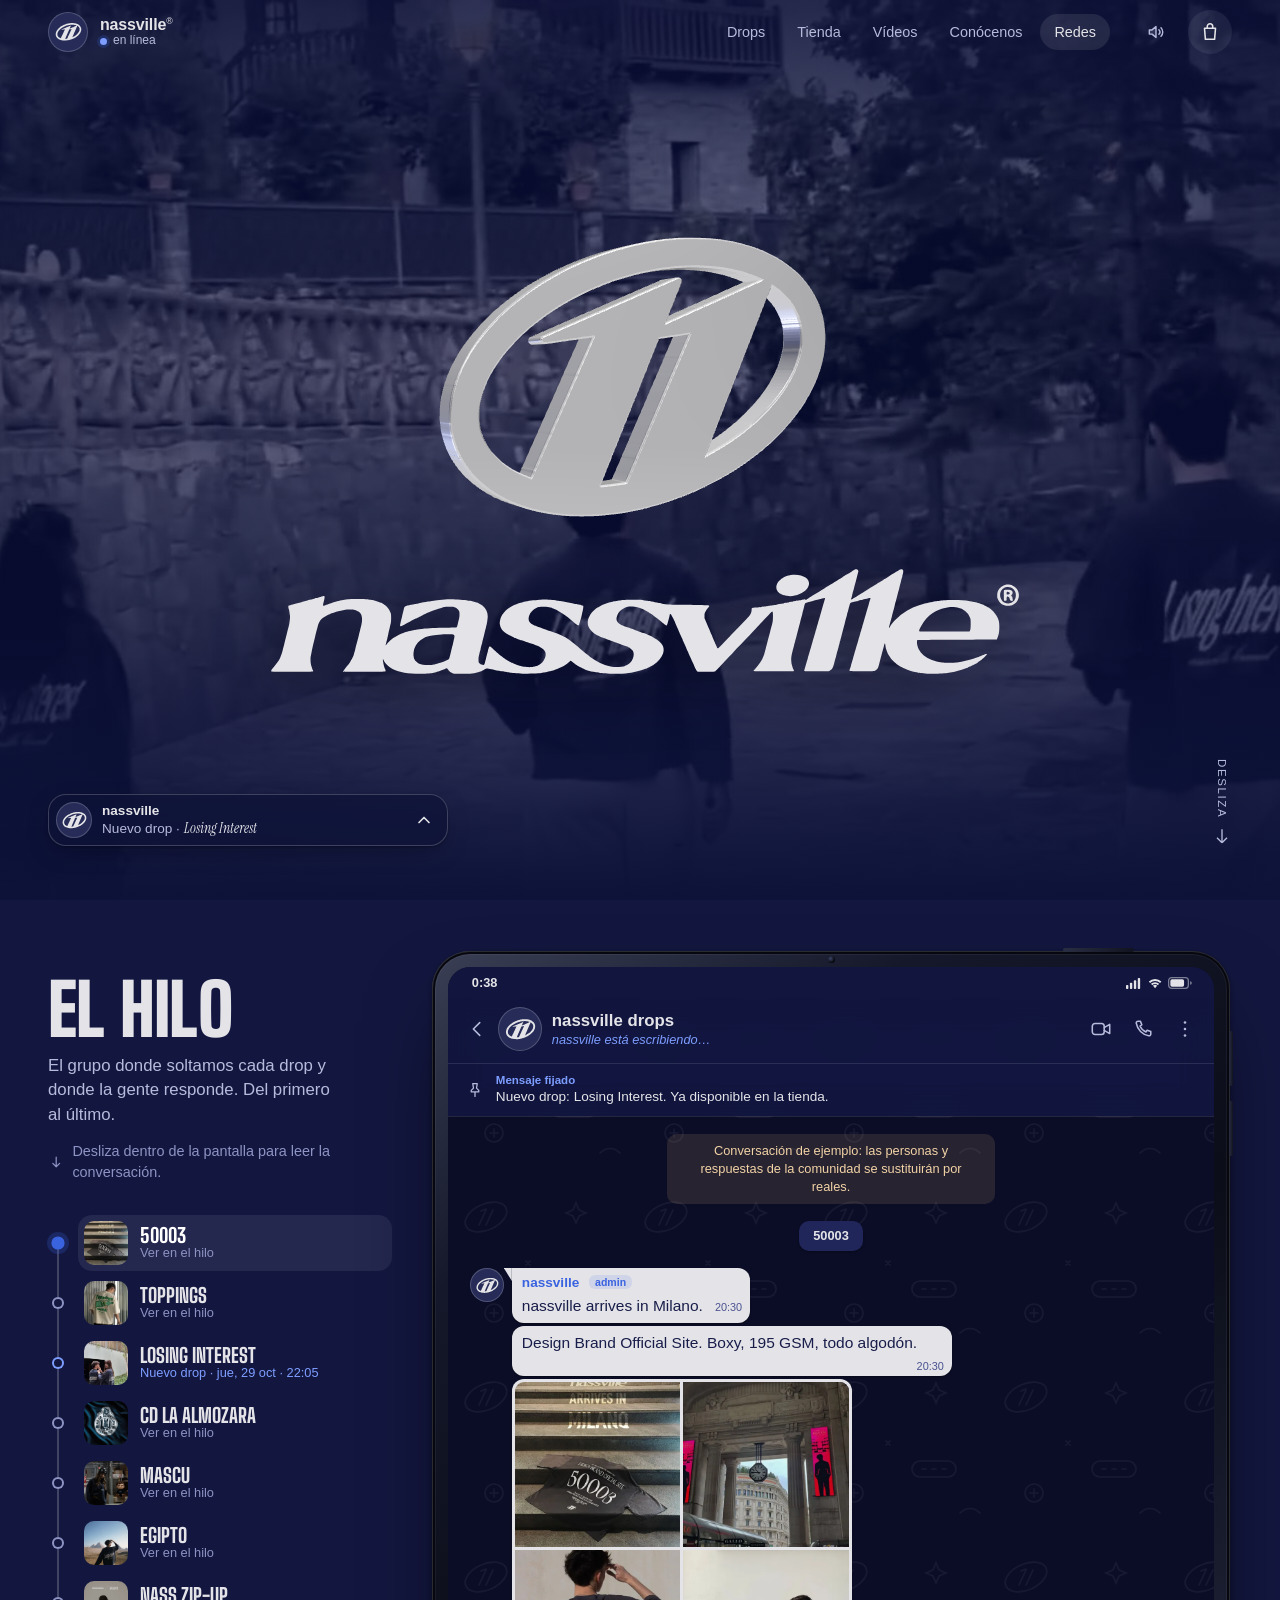
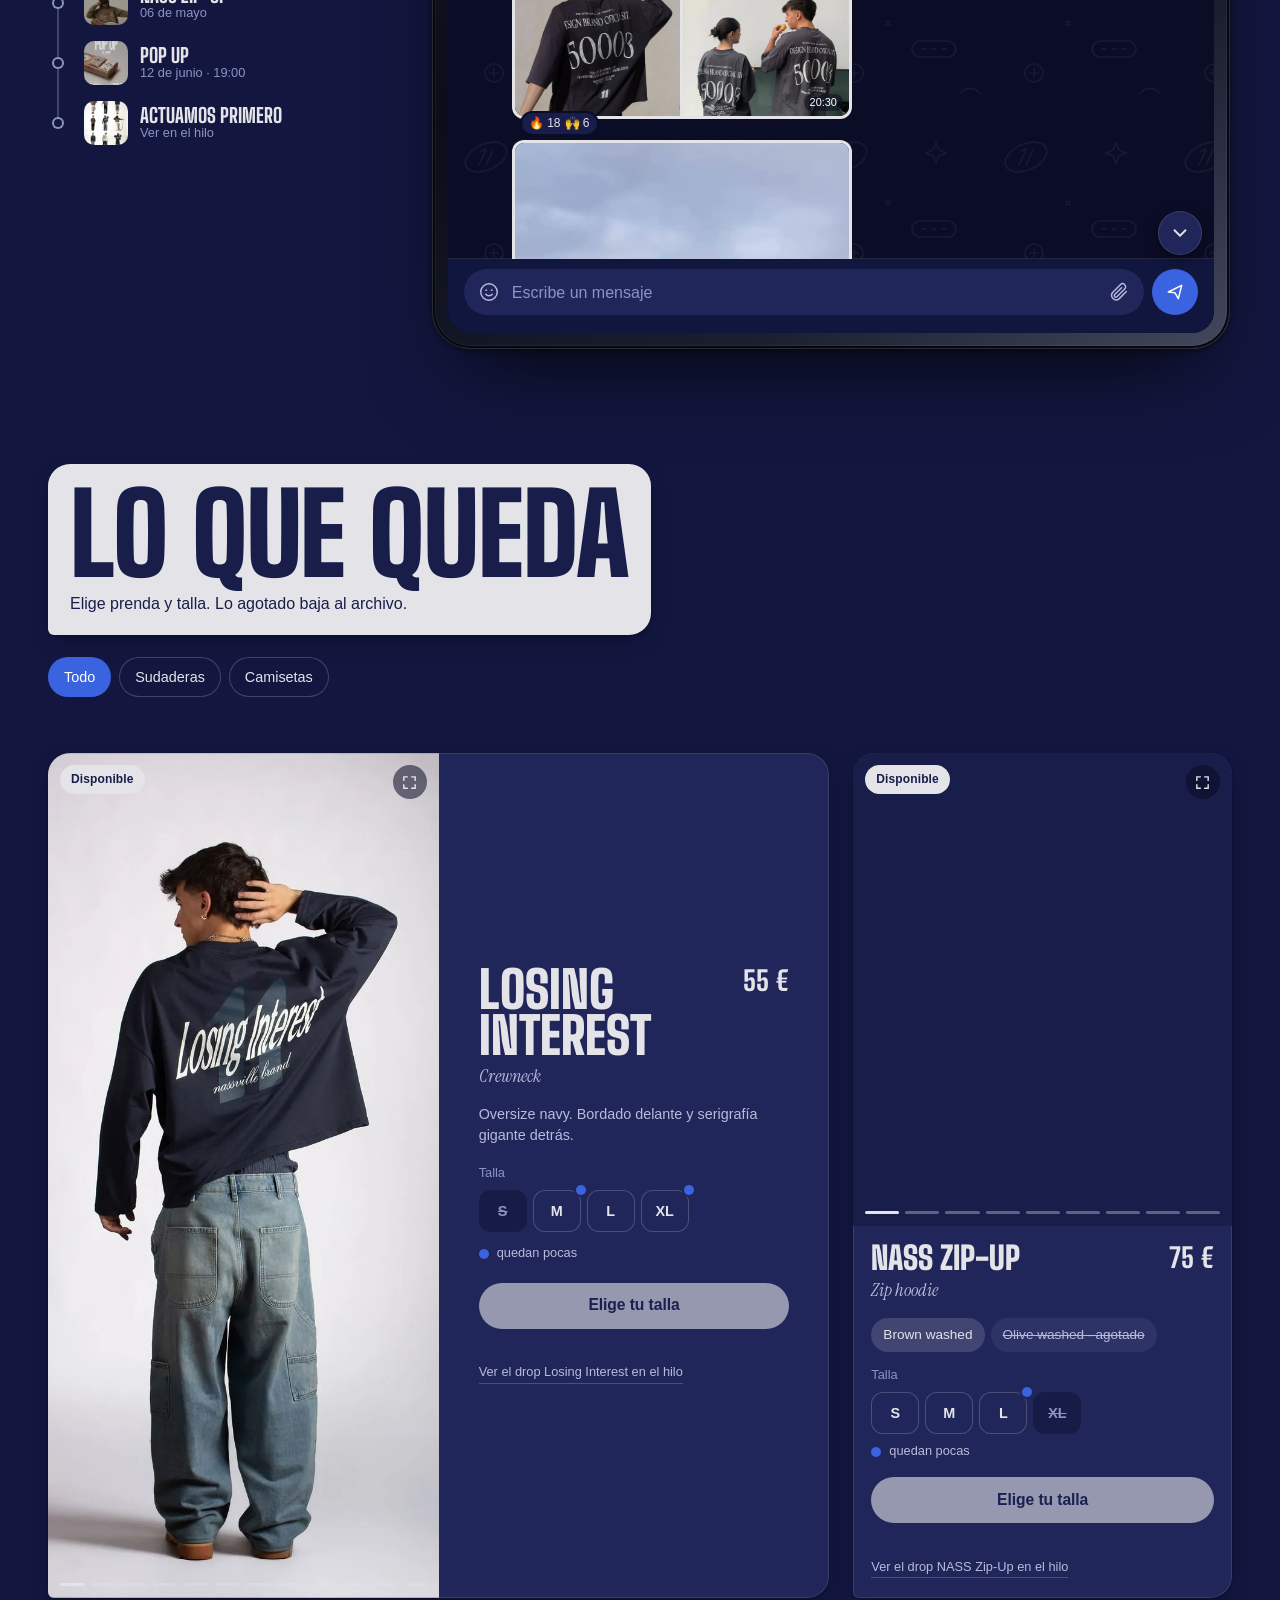
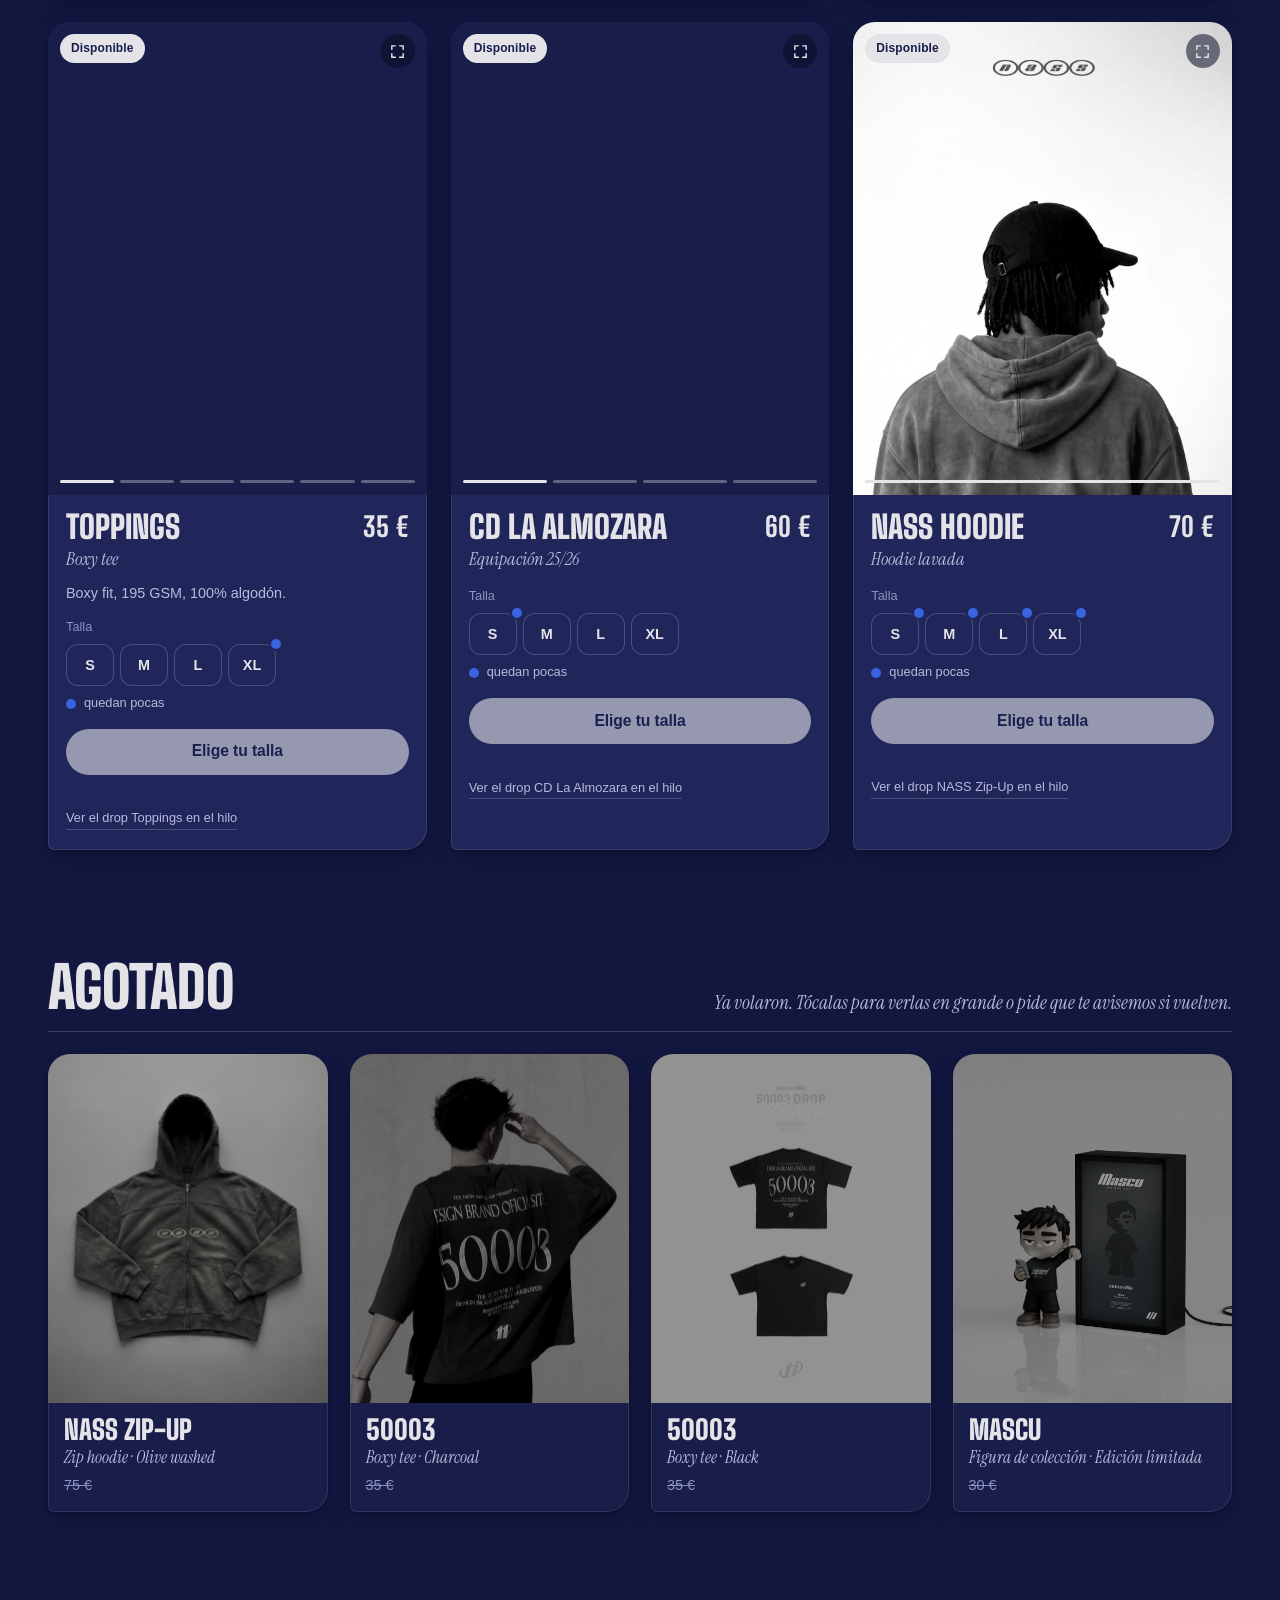
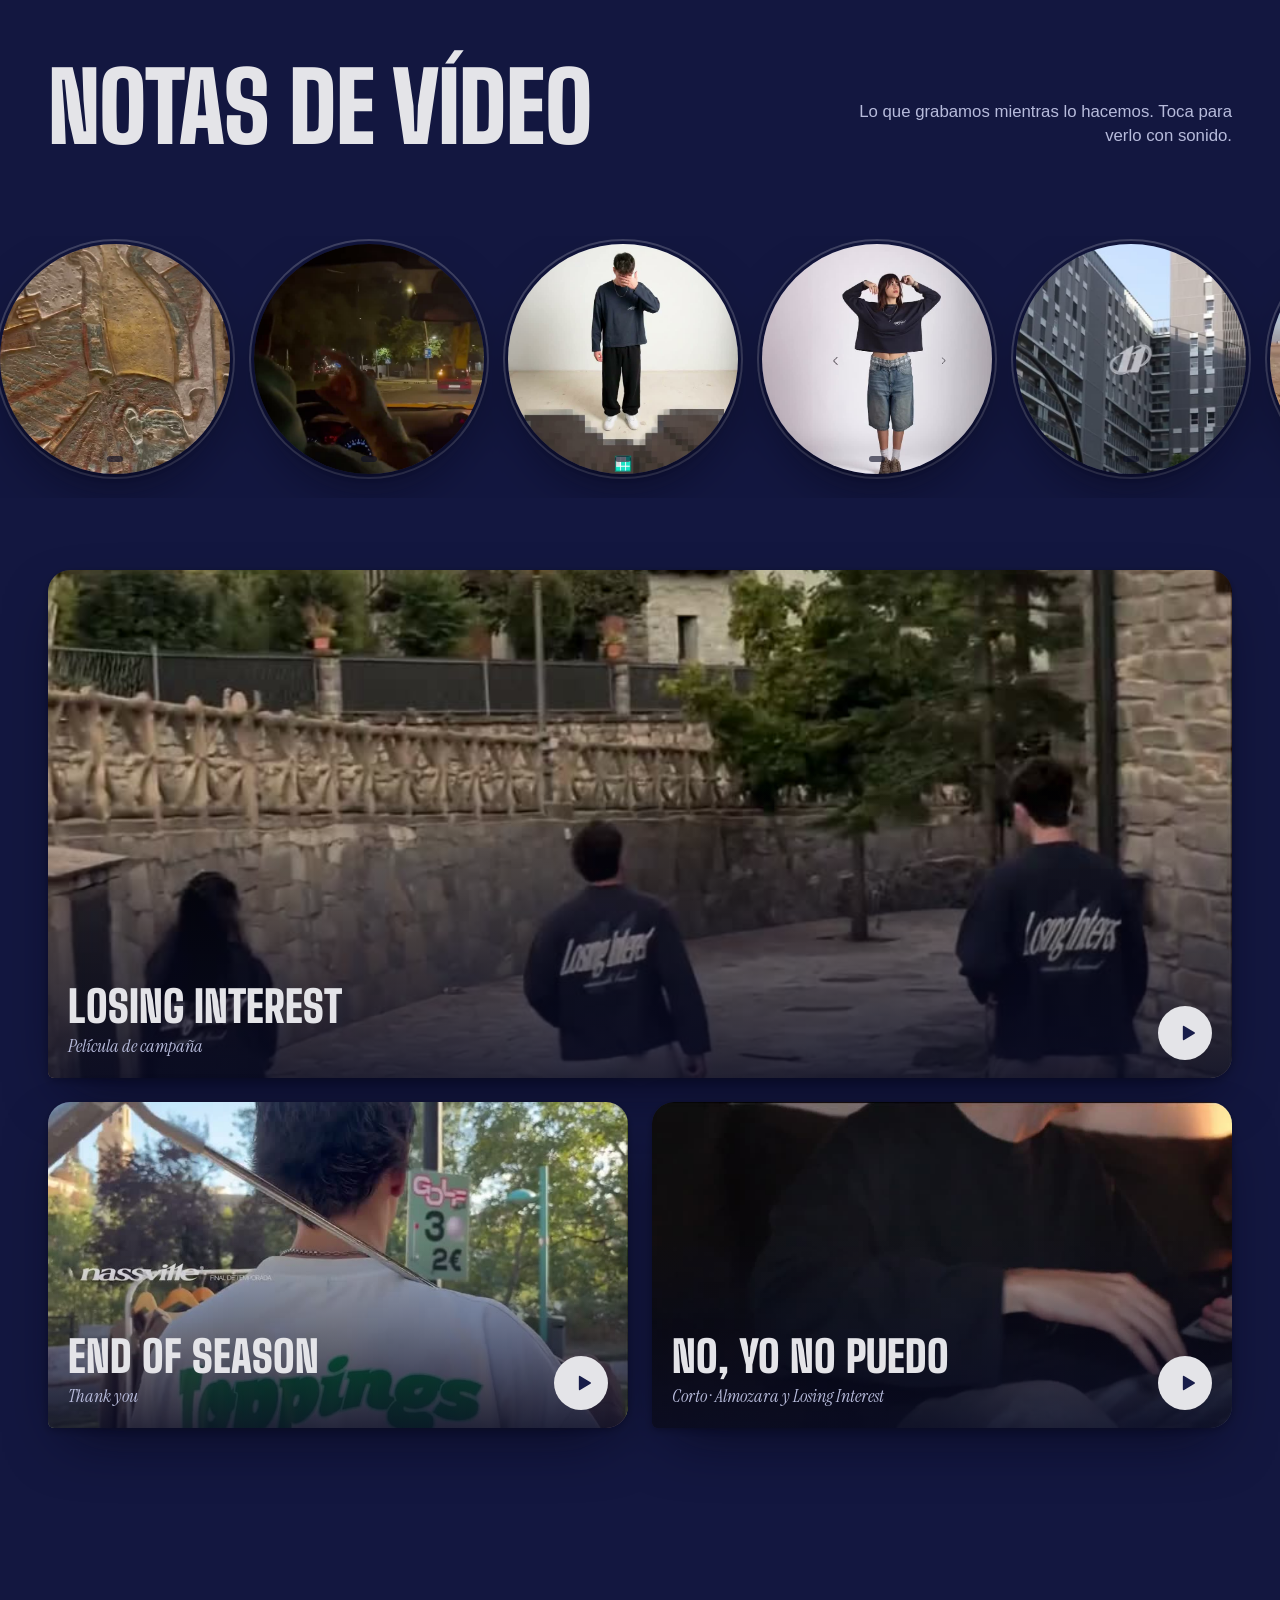
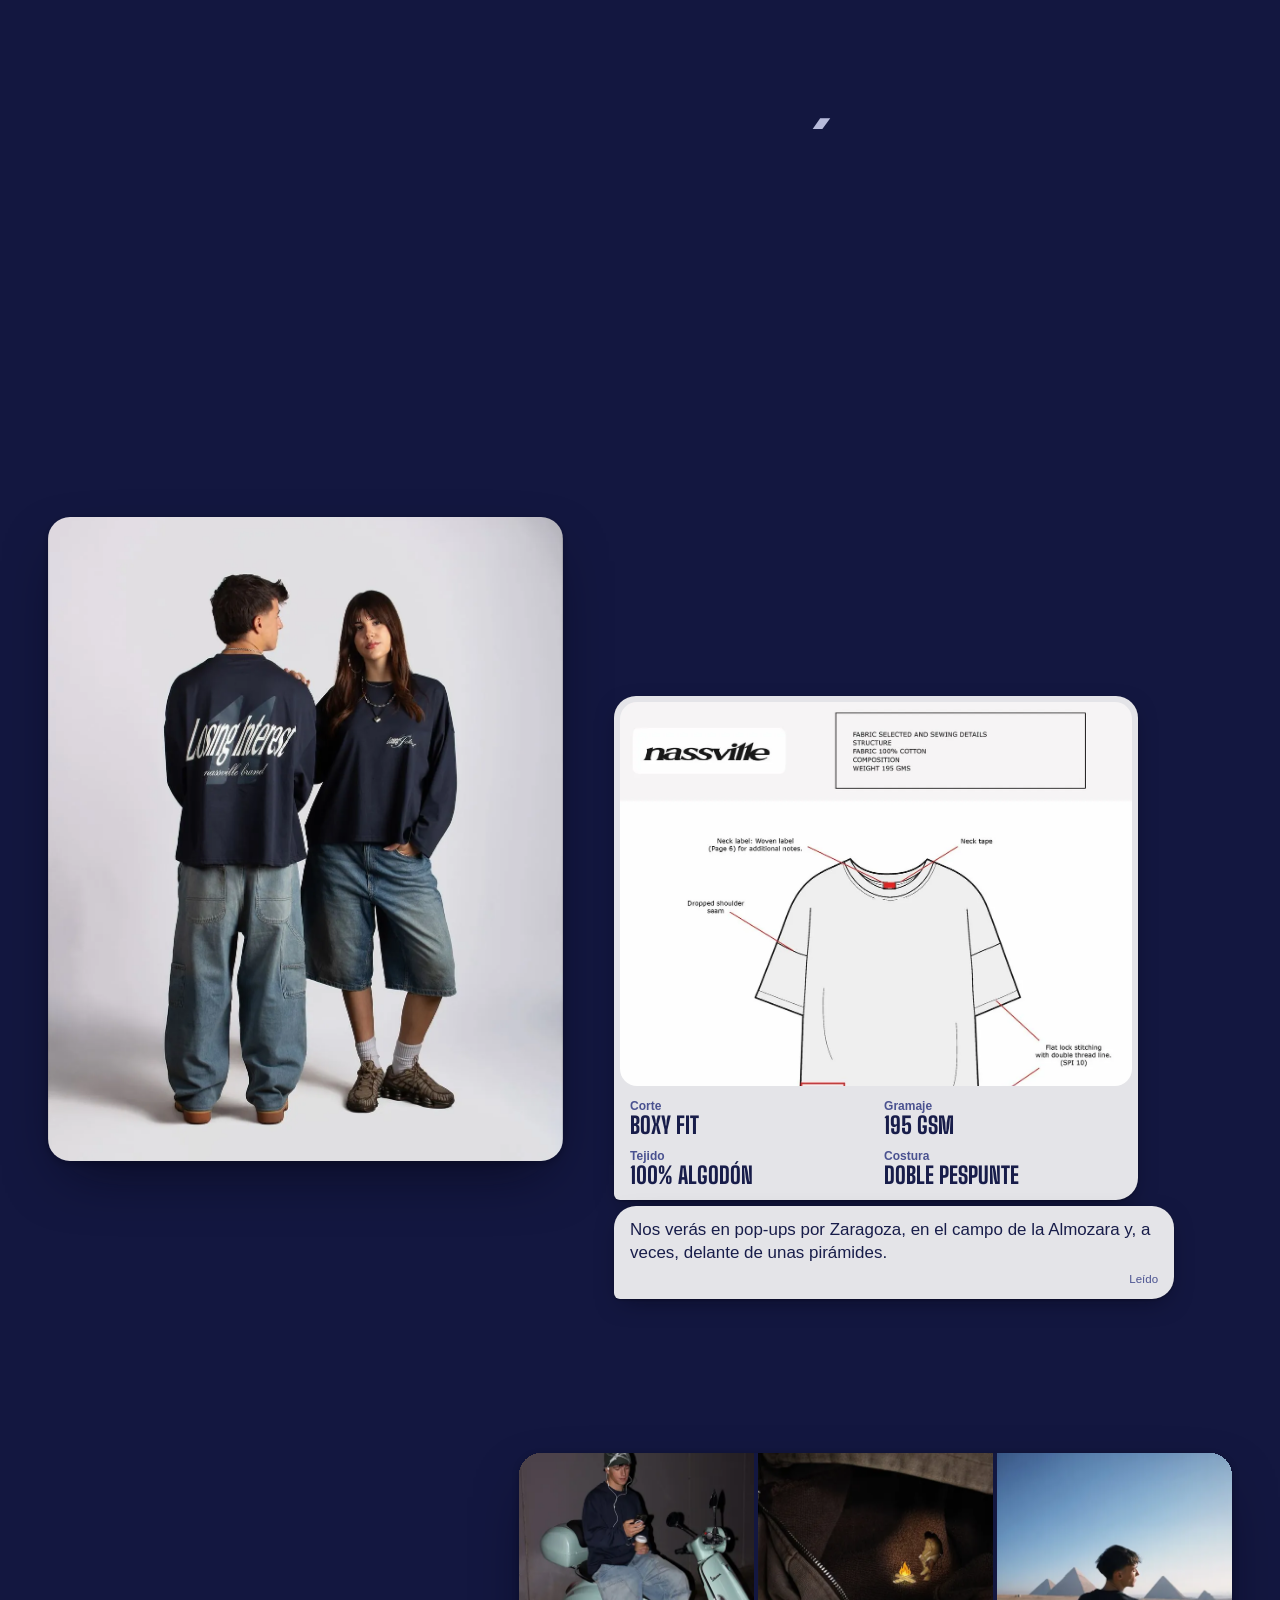
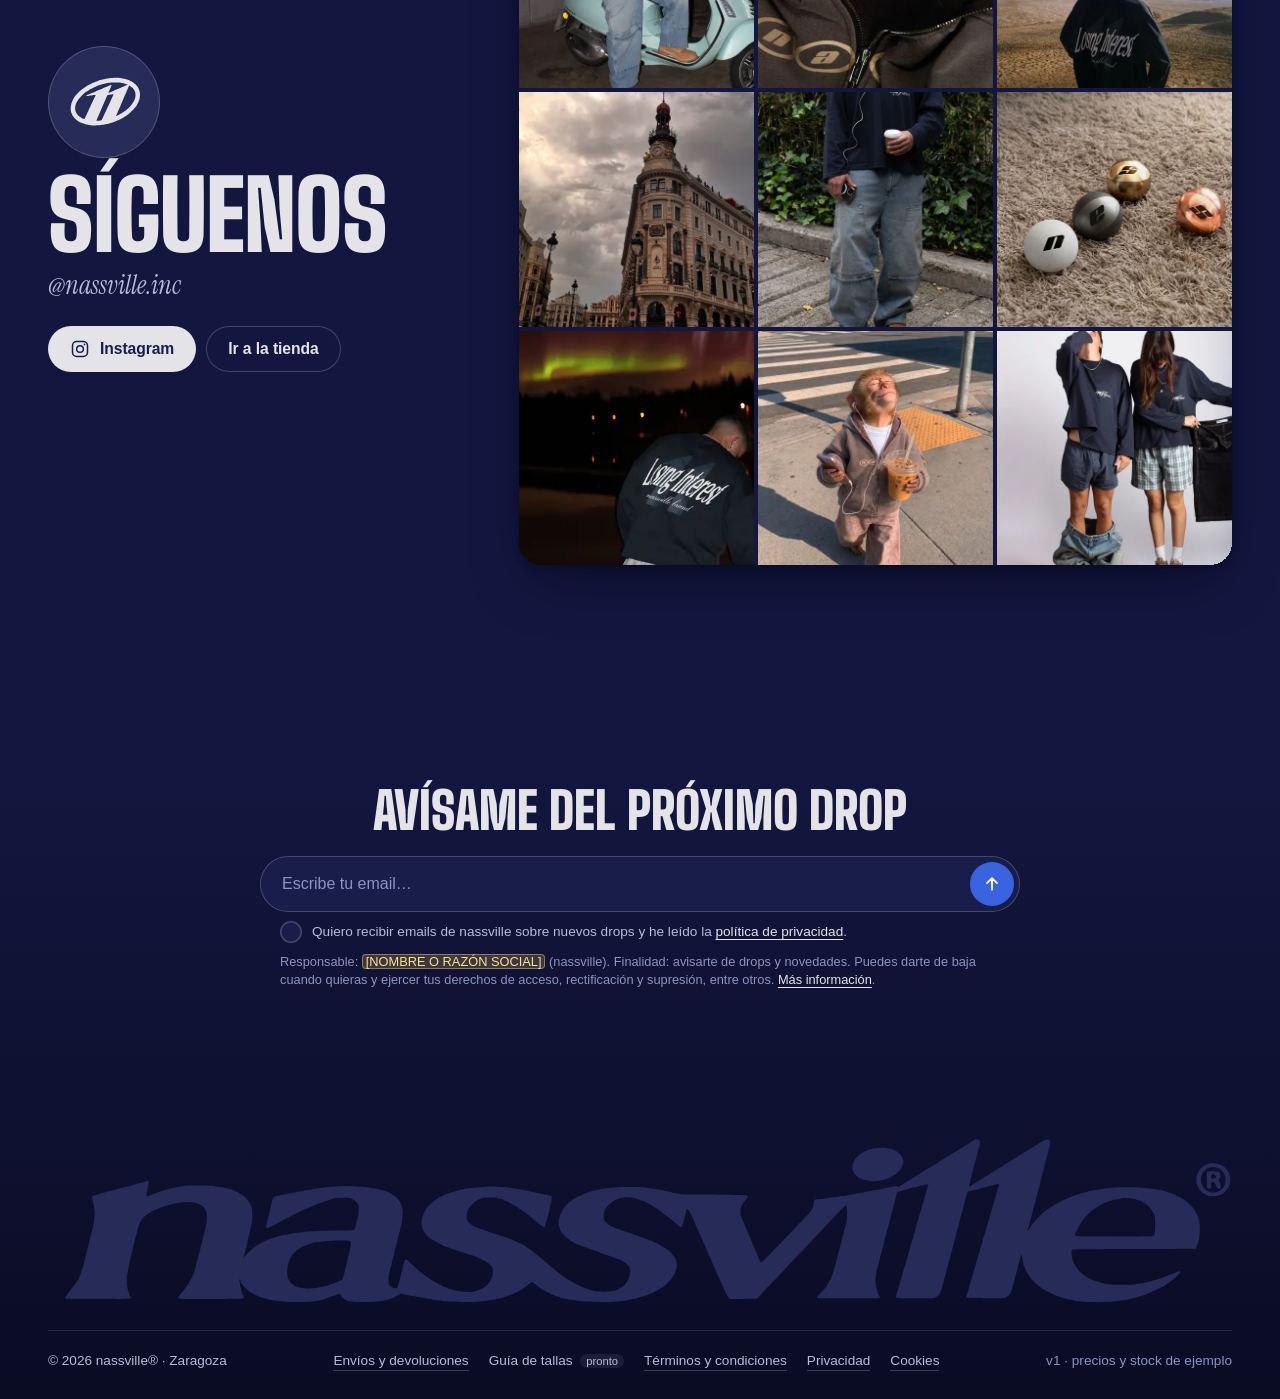
<file: index.html>
<!doctype html>
<html lang="es">
<head>
  <meta charset="utf-8">
  <meta name="viewport" content="width=device-width, initial-scale=1, viewport-fit=cover">
  <title>nassville® — Tienda oficial</title>
  <meta name="description" content="nassville, streetwear de Zaragoza. Drops, catálogo y todo lo que queda en tu talla.">
  <!-- dominio definitivo: canonical y vista previa al compartir (WhatsApp, Instagram, X) -->
  <link rel="canonical" href="https://nassville.com/">
  <meta property="og:type" content="website">
  <meta property="og:site_name" content="nassville®">
  <meta property="og:locale" content="es_ES">
  <meta property="og:title" content="nassville® — Tienda oficial">
  <meta property="og:description" content="nassville, streetwear de Zaragoza. Drops, catálogo y todo lo que queda en tu talla.">
  <meta property="og:url" content="https://nassville.com/">
  <meta property="og:image" content="https://nassville.com/assets/og.jpg">
  <meta property="og:image:width" content="1200">
  <meta property="og:image:height" content="630">
  <meta property="og:image:alt" content="Tres personas de espaldas con la sudadera Losing Interest de nassville">
  <meta name="twitter:card" content="summary_large_image">
  <meta name="theme-color" content="#151a40">
  <link rel="icon" href="favicon.ico" sizes="48x48">
  <link rel="icon" href="favicon.svg" type="image/svg+xml">
  <link rel="apple-touch-icon" href="apple-touch-icon.png">
  <!-- versión de prueba: fuera de buscadores, solo se entra con el enlace -->
  <meta name="robots" content="noindex, nofollow, noarchive">
  <link rel="preload" href="assets/fonts/big-shoulders-display-latin-900-normal.woff2" as="font" type="font/woff2" crossorigin>
  <link rel="stylesheet" href="css/styles.css?v=57">
  <script type="importmap">
    { "imports": {
      "three": "./js/vendor/three/build/three.module.js",
      "three/addons/": "./js/vendor/three/examples/jsm/"
    } }
  </script>
  <!-- el logo 3D: Three.js empieza a bajar ya, a la vez que la página
       (siempre después del importmap, o el navegador lo ignora) -->
  <link rel="modulepreload" href="js/vendor/three/build/three.module.js">
  <link rel="modulepreload" href="js/vendor/three/examples/jsm/loaders/SVGLoader.js">
  <link rel="modulepreload" href="js/vendor/three/examples/jsm/environments/RoomEnvironment.js">
</head>
<body>
  <a class="skip" href="#tienda">Saltar a la tienda</a>

  <!-- Barra superior: cabecera de conversación -->
  <header class="chatbar" data-chatbar>
    <a class="chatbar__who" href="#top" aria-label="nassville, inicio">
      <span class="avatar" data-logo="emblem" aria-hidden="true"></span>
      <span class="chatbar__name">
        <strong>nassville<sup>®</sup></strong>
        <small><span class="dot" aria-hidden="true"></span> en línea</small>
      </span>
    </a>
    <nav class="chatbar__nav" aria-label="Secciones">
      <a href="#hilo">Drops</a>
      <a href="#tienda">Tienda</a>
      <a href="#videos">Vídeos</a>
      <a href="#conocenos">Conócenos</a>
      <a href="#redes">Redes</a>
    </nav>
    <button class="sound" type="button" data-sound-toggle aria-pressed="true" aria-label="Sonido activado. Pulsa para silenciar">
      <svg viewBox="0 0 24 24" aria-hidden="true"><path class="sound__cone" d="M4 9.5h3.2L12 5.5v13l-4.8-4H4z"/><path class="sound__wave" d="M15.5 9.2a4 4 0 0 1 0 5.6"/><path class="sound__wave sound__wave--far" d="M18 6.8a7.5 7.5 0 0 1 0 10.4"/><path class="sound__mute" d="M16 9.5l5 5M21 9.5l-5 5"/></svg>
    </button>
    <a class="bag" href="carrito.html" data-bag-button aria-label="Bolsa, 0 prendas">
      <svg viewBox="0 0 24 24" aria-hidden="true"><path d="M6 8h12l-1 12H7L6 8Z"/><path d="M9 8V6a3 3 0 0 1 6 0v2"/></svg>
      <span class="bag__count" data-bag-count>0</span>
    </a>
    <button class="menu" type="button" data-menu-button aria-expanded="false" aria-controls="menu" aria-label="Abrir menú">
      <span></span><span></span>
    </button>
  </header>

  <div class="sheet" id="menu" data-menu hidden>
    <nav aria-label="Menú">
      <a href="#hilo">Drops</a>
      <a href="#tienda">Tienda</a>
      <a href="#videos">Vídeos</a>
      <a href="#conocenos">Conócenos</a>
      <a href="#redes">Redes</a>
    </nav>
  </div>

  <main id="top">
    <!-- 1 · HERO: logo 3D sobre vídeo -->
    <section class="hero" aria-label="nassville">
      <div class="hero__media" aria-hidden="true">
        <video class="hero__video hero__video--wide" muted loop playsinline preload="none" poster="assets/video/hero.jpg">
          <source src="assets/video/hero.mp4" type="video/mp4">
        </video>
        <video class="hero__video hero__video--tall" muted loop playsinline preload="none" poster="assets/video/hero-mobile.jpg">
          <source src="assets/video/hero-mobile.mp4" type="video/mp4">
        </video>
        <div class="hero__veil"></div>
      </div>

      <div class="hero__stage">
        <canvas class="hero__canvas" data-hero-canvas aria-hidden="true"></canvas>
        <span class="hero__emblem-fallback" data-logo="emblem" aria-hidden="true"></span>
        <h1 class="hero__word">
          <span class="sr-only">nassville</span>
          <span data-logo="word" aria-hidden="true"></span>
        </h1>
      </div>

      <div class="hero__thread">
        <div class="hero__drop">
        <div class="bubble bubble--in bubble--hero" id="hero-bubble" data-hero-bubble hidden>
          <button class="hero__close" type="button" data-hero-close aria-label="Cerrar mensaje">
            <svg viewBox="0 0 24 24" aria-hidden="true"><path d="M6 9l6 6 6-6"/></svg>
          </button>
          <p class="bubble__muted">me vas a matar pero...</p>
          <p>Nuevo drop: <em>Losing Interest</em>. Navy, oversize, quedan pocas tallas.</p>
          <div class="bubble__actions">
            <a class="btn btn--primary" href="#tienda" data-filter-link="camisetas">Ver drop</a>
            <a class="btn btn--ghost" href="#hilo">Ver el hilo</a>
          </div>
          <span class="stamp">22:05</span>
        </div>
        <button class="hero__notif" type="button" data-hero-notif aria-expanded="false" aria-controls="hero-bubble">
          <span class="avatar" data-logo="emblem" aria-hidden="true"></span>
          <span class="hero__notif-text">
            <strong>nassville</strong>
            <span>Nuevo drop · <em>Losing Interest</em></span>
          </span>
          <svg viewBox="0 0 24 24" aria-hidden="true"><path d="M6 15l6-6 6 6"/></svg>
        </button>
        </div>
      </div>

      <a class="hero__scroll" href="#hilo" aria-label="Bajar al hilo">
        <span>desliza</span>
        <svg viewBox="0 0 24 24" aria-hidden="true"><path d="M12 4v16m0 0-6-6m6 6 6-6"/></svg>
      </a>
    </section>

    <!-- 2 · EL HILO: drops como conversación -->
    <section class="thread" id="hilo" aria-labelledby="hilo-title">
      <div class="thread__head reveal reveal--title">
        <h2 id="hilo-title" class="display">El hilo</h2>
        <p class="lede">El grupo donde soltamos cada drop y donde la gente responde. Del primero al último.</p>
        <p class="thread__hint">
          <svg viewBox="0 0 24 24" aria-hidden="true"><path d="M12 5v14m0 0-5-5m5 5 5-5"/></svg>
          Desliza dentro de la pantalla para leer la conversación.
        </p>
        <nav class="thread__index" aria-label="Ir a un drop del hilo">
          <ol data-drop-index></ol>
        </nav>
      </div>
      <div class="phone" data-device>
        <span class="phone__btn phone__btn--action" aria-hidden="true"></span>
        <span class="phone__btn phone__btn--vol-up" aria-hidden="true"></span>
        <span class="phone__btn phone__btn--vol-down" aria-hidden="true"></span>
        <span class="phone__btn phone__btn--power" aria-hidden="true"></span>
        <span class="phone__camera" aria-hidden="true"></span>
        <div class="phone__screen">
          <div class="phone__status" aria-hidden="true">
            <span class="phone__time" data-phone-time>22:05</span>
            <span class="phone__island"></span>
            <span class="phone__icons">
              <svg viewBox="0 0 20 14"><rect x="0" y="9" width="3" height="5" rx="1"/><rect x="5" y="6" width="3" height="8" rx="1"/><rect x="10" y="3" width="3" height="11" rx="1"/><rect x="15" y="0" width="3" height="14" rx="1"/></svg>
              <svg viewBox="0 0 18 14"><path d="M9 13.2 11.6 10a3.6 3.6 0 0 0-5.2 0Z"/><path d="M3.8 7.4a7.4 7.4 0 0 1 10.4 0l-1.6 1.9a5 5 0 0 0-7.2 0Z"/><path d="M1 4.6a11.4 11.4 0 0 1 16 0l-1.6 1.9a9 9 0 0 0-12.8 0Z"/></svg>
              <svg class="phone__battery" viewBox="0 0 28 14"><rect x="0.75" y="0.75" width="23" height="12.5" rx="3.5" fill="none" stroke="currentColor" stroke-width="1.5" opacity="0.5"/><rect x="2.75" y="2.75" width="16" height="8.5" rx="2"/><path d="M25.8 5v4a2 2 0 0 0 0-4Z" opacity="0.5"/></svg>
            </span>
          </div>
      <div class="chat" aria-label="Grupo de chat nassville drops">
        <div class="chat__top">
          <header class="chat__head">
            <span class="chat__back" aria-hidden="true">
              <svg viewBox="0 0 24 24"><path d="M15 5l-7 7 7 7"/></svg>
            </span>
            <span class="avatar chat__avatar" data-logo="emblem" aria-hidden="true"></span>
            <div class="chat__title">
              <strong data-chat-name>nassville drops</strong>
              <small data-chat-status aria-live="polite"></small>
            </div>
            <div class="chat__tools" aria-hidden="true">
              <svg viewBox="0 0 24 24"><rect x="2.5" y="6" width="13" height="12" rx="3"/><path d="m15.5 10.5 6-3.5v10l-6-3.5"/></svg>
              <svg viewBox="0 0 24 24"><path d="M6.6 3.5h2.6l1.5 4-2 1.3a12 12 0 0 0 6.5 6.5l1.3-2 4 1.5v2.6a2 2 0 0 1-2.2 2A17 17 0 0 1 4.6 5.7a2 2 0 0 1 2-2.2Z"/></svg>
              <svg viewBox="0 0 24 24"><circle cx="12" cy="5" r="1.4" class="fill"/><circle cx="12" cy="12" r="1.4" class="fill"/><circle cx="12" cy="19" r="1.4" class="fill"/></svg>
            </div>
          </header>
          <a class="chat__pinned" data-chat-pinned href="#hilo">
            <svg viewBox="0 0 24 24" aria-hidden="true"><path d="M9 3.5h6l-1 6 3 3v2H7v-2l3-3-1-6ZM12 14.5v6"/></svg>
            <span><small>Mensaje fijado</small><span data-chat-pinned-text></span></span>
          </a>
        </div>

        <div class="chat__body" data-thread role="log" aria-label="Mensajes del grupo" tabindex="0"></div>
        <button class="chat__down" type="button" data-chat-down aria-label="Ir al último mensaje">
          <svg viewBox="0 0 24 24" aria-hidden="true"><path d="M6 9l6 6 6-6"/></svg>
        </button>

        <form class="chat__composer" data-chat-composer>
          <label class="chat__field">
            <span class="sr-only">Escribe un mensaje al grupo</span>
            <svg viewBox="0 0 24 24" aria-hidden="true"><circle cx="12" cy="12" r="9"/><path d="M8.5 14.5a4.5 4.5 0 0 0 7 0"/><circle cx="9" cy="10" r="1" class="fill"/><circle cx="15" cy="10" r="1" class="fill"/></svg>
            <input type="text" name="message" placeholder="Escribe un mensaje" autocomplete="off" maxlength="300">
            <svg viewBox="0 0 24 24" aria-hidden="true"><path d="m20 11.5-8 8a5 5 0 0 1-7-7l8.5-8.5a3.3 3.3 0 0 1 4.7 4.7l-8.5 8.5a1.7 1.7 0 0 1-2.4-2.4l7.5-7.5"/></svg>
          </label>
          <button class="chat__send" type="submit" aria-label="Enviar mensaje">
            <svg viewBox="0 0 24 24" aria-hidden="true"><path d="M4 12 20 4l-4 16-4-7-8-1Z"/></svg>
          </button>
        </form>
      </div>
        </div>
      </div>
    </section>

    <!-- 3 · TIENDA -->
    <section class="shop" id="tienda" aria-labelledby="tienda-title">
      <div class="shop__head">
        <div class="bubble bubble--in bubble--wide reveal">
          <h2 id="tienda-title" class="display display--xl">Lo que queda</h2>
          <p>Elige prenda y talla. Lo agotado baja al archivo.</p>
        </div>
        <div class="chips" role="toolbar" aria-label="Filtrar productos" data-filters>
          <button class="chip is-active" type="button" data-filter="todo" aria-pressed="true">Todo</button>
          <button class="chip" type="button" data-filter="sudaderas" aria-pressed="false">Sudaderas</button>
          <button class="chip" type="button" data-filter="camisetas" aria-pressed="false">Camisetas</button>
        </div>
      </div>

      <ul class="products" data-products aria-live="polite"></ul>
      <p class="products__empty" data-products-empty hidden>Nada por aquí con ese filtro. Prueba con <button type="button" class="linklike" data-filter-reset>todo</button>.</p>

      <div class="archive" aria-labelledby="archivo-title">
        <div class="archive__head reveal reveal--title">
          <h3 id="archivo-title" class="display">Agotado</h3>
          <p>Ya volaron. Tócalas para verlas en grande o pide que te avisemos si vuelven.</p>
        </div>
        <ul class="archive__grid" data-archive></ul>
      </div>
    </section>

    <!-- 4 · VÍDEOS -->
    <section class="videos" id="videos" aria-labelledby="videos-title">
      <div class="videos__head reveal reveal--title">
        <h2 id="videos-title" class="display display--xl">Notas de vídeo</h2>
        <p class="lede">Lo que grabamos mientras lo hacemos. Toca para verlo con sonido.</p>
      </div>
      <ul class="notes" data-notes></ul>
      <ul class="films" data-films></ul>
    </section>

    <!-- 5 · CONÓCENOS -->
    <section class="about" id="conocenos" aria-labelledby="about-title">
      <h2 id="about-title" class="sr-only">Conócenos</h2>
      <p class="manifesto reveal" aria-label="Actuamos primero, pensamos después, nos lamentamos: nunca.">
        <span>Actuamos primero,</span>
        <span>pensamos después,</span>
        <span>nos lamentamos:</span>
        <span class="manifesto__last">nunca.</span>
      </p>

      <div class="about__grid">
        <figure class="about__photo reveal">
          <img src="assets/img/DQ6awDBiDKX-3.webp" srcset="assets/img/DQ6awDBiDKX-3-480.webp 480w, assets/img/DQ6awDBiDKX-3.webp 1055w" sizes="(max-width: 720px) 92vw, 40vw" alt="Dos personas con la crewneck Losing Interest navy en el estudio" loading="lazy" width="1120" height="1400">
        </figure>
        <div class="about__thread">
          <div class="bubble bubble--in reveal">
            <p>Somos nassville, una marca de streetwear nacida en Zaragoza. Diseñamos cada prenda, la fotografiamos nosotros y la soltamos en drops cortos. Cuando se acaba, se acaba.</p>
          </div>
          <div class="bubble bubble--in reveal">
            <p>Hacemos camisetas boxy, crewnecks y zip-ups pensadas para durar: algodón pesado, hombro caído y costura doble.</p>
          </div>
          <div class="bubble bubble--in bubble--attach reveal">
            <img src="assets/img/DNJDF6FIfKv-4.webp" srcset="assets/img/DNJDF6FIfKv-4-480.webp 480w, assets/img/DNJDF6FIfKv-4.webp 1178w" sizes="(max-width: 720px) 92vw, 40vw" alt="Ficha técnica de la camiseta boxy de nassville" loading="lazy" width="1120" height="1400">
            <dl class="spec">
              <div><dt>Corte</dt><dd>Boxy fit</dd></div>
              <div><dt>Gramaje</dt><dd>195 GSM</dd></div>
              <div><dt>Tejido</dt><dd>100% algodón</dd></div>
              <div><dt>Costura</dt><dd>Doble pespunte</dd></div>
            </dl>
          </div>
          <div class="bubble bubble--in reveal">
            <p>Nos verás en pop-ups por Zaragoza, en el campo de la Almozara y, a veces, delante de unas pirámides.</p>
            <span class="stamp">Leído</span>
          </div>
        </div>
      </div>
    </section>

    <!-- 6 · REDES -->
    <section class="social" id="redes" aria-labelledby="redes-title">
      <div class="social__card reveal">
        <span class="avatar avatar--xl" data-logo="emblem" aria-hidden="true"></span>
        <h2 id="redes-title" class="display display--xl">Síguenos</h2>
        <p class="social__handle" data-handle>@nassville.inc</p>
        <div class="social__links">
          <a class="btn btn--primary" data-ig-link href="https://www.instagram.com/nassville.inc/" target="_blank" rel="noopener">
            <svg viewBox="0 0 24 24" aria-hidden="true"><rect x="3" y="3" width="18" height="18" rx="5"/><circle cx="12" cy="12" r="4"/><circle cx="17.5" cy="6.5" r="1" class="fill"/></svg>
            Instagram
          </a>
          <a class="btn btn--ghost" href="#tienda">Ir a la tienda</a>
        </div>
      </div>
      <ul class="feed" data-feed aria-label="Últimas fotos de Instagram"></ul>
    </section>
  </main>

  <!-- Cierre: la barra de escribir -->
  <footer class="footer">
    <form class="composer" data-composer novalidate>
      <label for="email" class="composer__label">Avísame del próximo drop</label>
      <div class="composer__row">
        <input id="email" name="email" type="email" inputmode="email" autocomplete="email" placeholder="Escribe tu email…" required>
        <button type="submit" class="composer__send" aria-label="Enviar">
          <svg class="composer__arrow" viewBox="0 0 24 24" aria-hidden="true"><path d="M12 19V5m0 0-6 6m6-6 6 6"/></svg>
          <svg class="composer__check" viewBox="0 0 24 24" aria-hidden="true"><path d="m5 12.5 4.5 4.5L19 7.5"/></svg>
        </button>
      </div>
      <label class="composer__consent">
        <input type="checkbox" name="consent" data-composer-consent>
        <span>Quiero recibir emails de nassville sobre nuevos drops y he leído la <a href="privacidad.html">política de privacidad</a>.</span>
      </label>
      <p class="composer__info">Responsable: <mark class="todo">[NOMBRE O RAZÓN SOCIAL]</mark> (nassville). Finalidad: avisarte de drops y novedades. Puedes darte de baja cuando quieras y ejercer tus derechos de acceso, rectificación y supresión, entre otros. <a href="privacidad.html">Más información</a>.</p>
      <p class="composer__error" data-composer-error role="alert" hidden></p>
      <div class="composer__sent" data-composer-sent aria-live="polite"></div>
    </form>

    <div class="footer__word" data-logo="word" aria-hidden="true"></div>
    <div class="footer__meta">
      <p>© 2026 nassville® · Zaragoza</p>
      <nav class="footer__legal" aria-label="Información legal">
        <a href="terminos.html#envios">Envíos y devoluciones</a>
        <span>Guía de tallas <small>pronto</small></span>
        <a href="terminos.html">Términos y condiciones</a>
        <a href="privacidad.html">Privacidad</a>
        <a href="cookies.html">Cookies</a>
      </nav>
      <p class="footer__note">v1 · precios y stock de ejemplo</p>
    </div>
  </footer>

  <!-- Reproductor de vídeo -->
  <dialog class="player" data-player aria-label="Reproductor de vídeo">
    <button class="player__close" type="button" data-player-close aria-label="Cerrar vídeo">
      <svg viewBox="0 0 24 24" aria-hidden="true"><path d="M6 6l12 12M18 6 6 18"/></svg>
    </button>
    <video data-player-video controls playsinline></video>
  </dialog>

  <!-- Visor de fotos -->
  <dialog class="viewer" data-viewer aria-label="Foto">
    <button class="player__close" type="button" data-viewer-close aria-label="Cerrar foto">
      <svg viewBox="0 0 24 24" aria-hidden="true"><path d="M6 6l12 12M18 6 6 18"/></svg>
    </button>
    <img data-viewer-img src="assets/video/hero.jpg" alt="">
  </dialog>

  <!-- Vista ampliada de producto: cartas sobre vídeo con el color de la prenda -->
  <dialog class="pview" data-pview aria-labelledby="pview-name">
    <div class="pview__bg" aria-hidden="true">
      <video class="pview__video" data-pview-video muted playsinline preload="none"></video>
      <div class="pview__tint"></div>
      <div class="pview__shade"></div>
    </div>

    <header class="pview__head">
      <div class="pview__title">
        <h2 id="pview-name" class="pview__name" data-pview-name>Producto</h2>
        <p class="pview__meta" data-pview-meta></p>
      </div>
      <span class="pview__stamp" data-pview-stamp hidden>Agotado</span>
      <a class="bag pview__bag" href="carrito.html" data-bag-button aria-label="Bolsa, 0 prendas">
        <svg viewBox="0 0 24 24" aria-hidden="true"><path d="M6 8h12l-1 12H7L6 8Z"/><path d="M9 8V6a3 3 0 0 1 6 0v2"/></svg>
        <span class="bag__count" data-bag-count>0</span>
      </a>
      <button class="pview__close" type="button" data-pview-close aria-label="Cerrar">
        <svg viewBox="0 0 24 24" aria-hidden="true"><path d="M6 6l12 12M18 6 6 18"/></svg>
      </button>
    </header>

    <div class="pview__stage" data-pview-stage>
      <div class="pview__deck" data-pview-deck></div>
    </div>

    <footer class="pview__foot">
      <button class="pview__arrow" type="button" data-pview-prev aria-label="Foto anterior">
        <svg viewBox="0 0 24 24" aria-hidden="true"><path d="M15 5l-7 7 7 7"/></svg>
      </button>
      <span class="pview__count" data-pview-count aria-live="polite">1 / 1</span>
      <button class="pview__arrow" type="button" data-pview-next aria-label="Foto siguiente">
        <svg viewBox="0 0 24 24" aria-hidden="true"><path d="M9 5l7 7-7 7"/></svg>
      </button>
      <button class="btn btn--primary pview__cta" type="button" data-pview-cta aria-expanded="false" aria-controls="pview-sheet">Elegir talla</button>
      <div class="pview__sheet" id="pview-sheet" data-pview-sheet data-open="false" aria-hidden="true" inert>
        <div class="pview__sheet-head">
          <strong>Elige tu talla</strong>
          <span data-pview-sheet-meta></span>
        </div>
        <fieldset class="sizes pview__sizes" data-pview-sizes></fieldset>
        <p class="sizes__legend" data-pview-legend><i class="size__low size__low--inline" aria-hidden="true"></i> quedan pocas</p>
        <button class="btn btn--primary pview__add" type="button" data-pview-add>Elige una talla</button>
      </div>
      <!-- agotado: el aviso se pide aquí mismo, sin salir de las cartas -->
      <form class="pview__notify" id="pview-notify" data-pview-notify data-open="false" aria-hidden="true" aria-labelledby="pview-notify-title" inert novalidate>
        <div class="pview__notify-head">
          <span class="pview__bell" aria-hidden="true">
            <svg viewBox="0 0 24 24"><path d="M6 16V11a6 6 0 0 1 12 0v5l1.5 2h-15L6 16Z"/><path d="M10 20.5a2 2 0 0 0 4 0"/></svg>
          </span>
          <div>
            <strong id="pview-notify-title">Avísame si vuelve</strong>
            <span data-pview-notify-meta></span>
          </div>
          <button class="pview__notify-close" type="button" data-pview-notify-close aria-label="Cerrar aviso">
            <svg viewBox="0 0 24 24" aria-hidden="true"><path d="M6 6l12 12M18 6 6 18"/></svg>
          </button>
        </div>
        <div class="pview__notify-body">
          <div class="composer__row pview__notify-row">
            <label for="pview-email" class="sr-only">Tu email</label>
            <input id="pview-email" name="email" type="email" inputmode="email" autocomplete="email" placeholder="Escribe tu email…" required>
            <button type="submit" class="composer__send" aria-label="Avisarme">
              <svg class="composer__arrow" viewBox="0 0 24 24" aria-hidden="true"><path d="M12 19V5m0 0-6 6m6-6 6 6"/></svg>
              <svg class="composer__check" viewBox="0 0 24 24" aria-hidden="true"><path d="m5 12.5 4.5 4.5L19 7.5"/></svg>
            </button>
          </div>
          <label class="composer__consent pview__notify-consent">
            <input type="checkbox" name="consent" data-pview-notify-consent>
            <span>Quiero que nassville me escriba cuando vuelva y he leído la <a href="privacidad.html">política de privacidad</a>.</span>
          </label>
          <p class="composer__error pview__notify-error" data-pview-notify-error role="alert" hidden></p>
        </div>
        <p class="pview__notify-done" data-pview-notify-done aria-live="polite"></p>
      </form>
    </footer>
  </dialog>

  <div class="toast" data-toast role="status" aria-live="polite"></div>

  <script src="js/data.js?v=57"></script>
  <script src="js/logo-paths.js?v=57"></script>
  <script src="js/bag-store.js?v=57"></script>
  <script src="js/sfx.js?v=57"></script>
  <script src="js/main.js?v=57"></script>
  <script src="js/hero3d.js?v=57"></script>
</body>
</html>
</file>
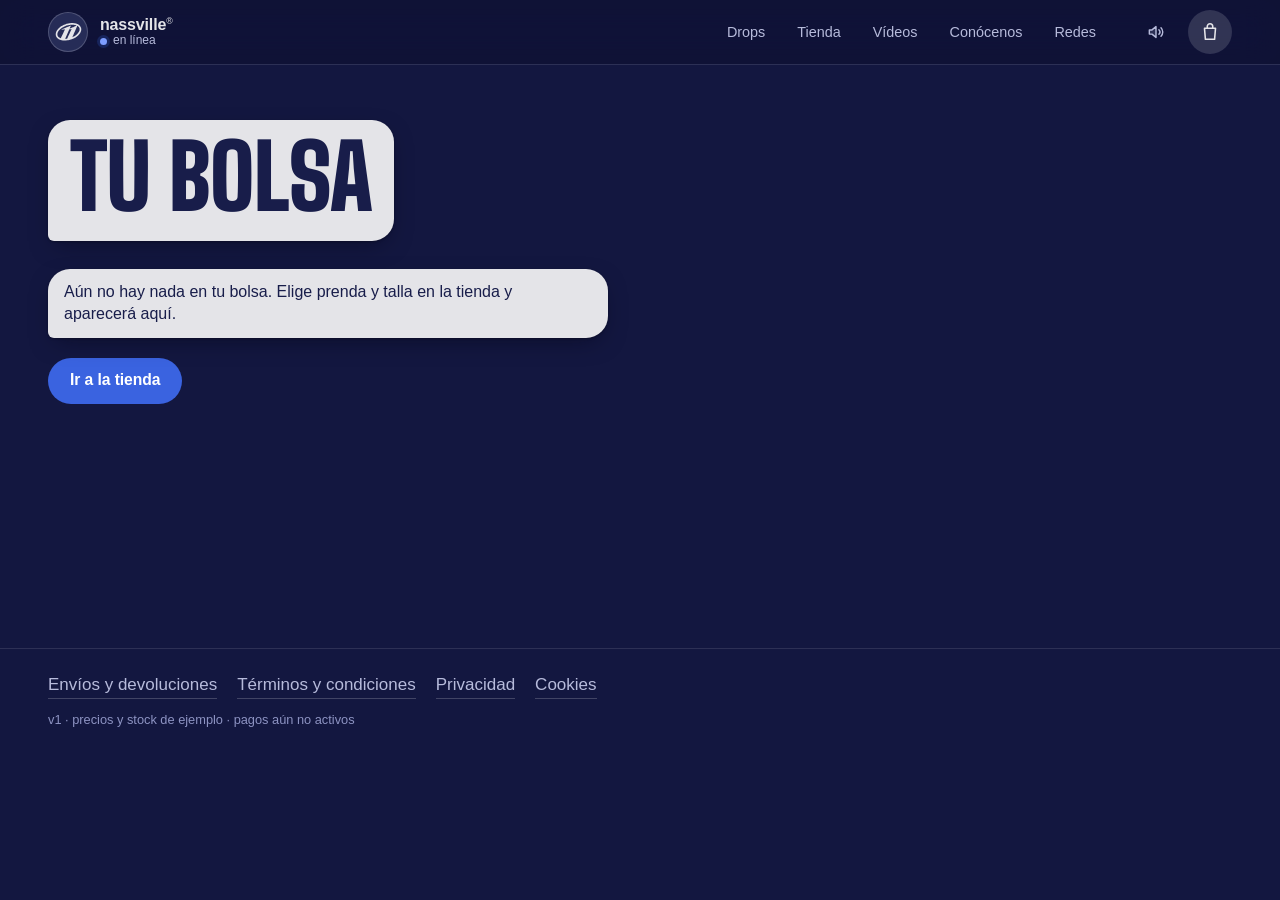
<file: carrito.html>
<!doctype html>
<html lang="es">
<head>
  <meta charset="utf-8">
  <meta name="viewport" content="width=device-width, initial-scale=1, viewport-fit=cover">
  <title>Tu bolsa — nassville®</title>
  <meta name="description" content="Las prendas que has añadido en nassville: marca las que te llevas y paga solo esas.">
  <!-- dominio definitivo: canonical y vista previa al compartir (WhatsApp, Instagram, X) -->
  <link rel="canonical" href="https://nassville.com/carrito.html">
  <meta property="og:type" content="website">
  <meta property="og:site_name" content="nassville®">
  <meta property="og:locale" content="es_ES">
  <meta property="og:title" content="Tu bolsa — nassville®">
  <meta property="og:description" content="Las prendas que has añadido en nassville: marca las que te llevas y paga solo esas.">
  <meta property="og:url" content="https://nassville.com/carrito.html">
  <meta property="og:image" content="https://nassville.com/assets/og.jpg">
  <meta property="og:image:width" content="1200">
  <meta property="og:image:height" content="630">
  <meta property="og:image:alt" content="Tres personas de espaldas con la sudadera Losing Interest de nassville">
  <meta name="twitter:card" content="summary_large_image">
  <meta name="theme-color" content="#151a40">
  <link rel="icon" href="favicon.ico" sizes="48x48">
  <link rel="icon" href="favicon.svg" type="image/svg+xml">
  <link rel="apple-touch-icon" href="apple-touch-icon.png">
  <!-- versión de prueba: fuera de buscadores, solo se entra con el enlace -->
  <meta name="robots" content="noindex, nofollow, noarchive">
  <link rel="stylesheet" href="css/styles.css?v=57">
</head>
<body class="cart-page">
  <a class="skip" href="#bolsa">Saltar a la bolsa</a>

  <!-- Barra superior: la misma cabecera de conversación que la tienda -->
  <header class="chatbar is-solid" data-chatbar>
    <a class="chatbar__who" href="./" aria-label="nassville, volver a la tienda">
      <span class="avatar" data-logo="emblem" aria-hidden="true"></span>
      <span class="chatbar__name">
        <strong>nassville<sup>®</sup></strong>
        <small><span class="dot" aria-hidden="true"></span> en línea</small>
      </span>
    </a>
    <nav class="chatbar__nav" aria-label="Secciones">
      <a href="./#hilo">Drops</a>
      <a href="./#tienda">Tienda</a>
      <a href="./#videos">Vídeos</a>
      <a href="./#conocenos">Conócenos</a>
      <a href="./#redes">Redes</a>
    </nav>
    <button class="sound" type="button" data-sound-toggle aria-pressed="true" aria-label="Sonido activado. Pulsa para silenciar">
      <svg viewBox="0 0 24 24" aria-hidden="true"><path class="sound__cone" d="M4 9.5h3.2L12 5.5v13l-4.8-4H4z"/><path class="sound__wave" d="M15.5 9.2a4 4 0 0 1 0 5.6"/><path class="sound__wave sound__wave--far" d="M18 6.8a7.5 7.5 0 0 1 0 10.4"/><path class="sound__mute" d="M16 9.5l5 5M21 9.5l-5 5"/></svg>
    </button>
    <a class="bag" href="carrito.html" data-bag-button aria-current="page" aria-label="Bolsa, 0 prendas">
      <svg viewBox="0 0 24 24" aria-hidden="true"><path d="M6 8h12l-1 12H7L6 8Z"/><path d="M9 8V6a3 3 0 0 1 6 0v2"/></svg>
      <span class="bag__count" data-bag-count>0</span>
    </a>
    <button class="menu" type="button" data-menu-button aria-expanded="false" aria-controls="menu" aria-label="Abrir menú">
      <span></span><span></span>
    </button>
  </header>

  <div class="sheet" id="menu" data-menu hidden>
    <nav aria-label="Menú">
      <a href="./#hilo">Drops</a>
      <a href="./#tienda">Tienda</a>
      <a href="./#videos">Vídeos</a>
      <a href="./#conocenos">Conócenos</a>
      <a href="./#redes">Redes</a>
    </nav>
  </div>

  <main id="bolsa" class="cart">
    <!-- 1. La bolsa: el probador -->
    <section class="cart__view" data-view="bag" aria-labelledby="bag-title">
      <div class="cart__head">
        <div class="bubble bubble--in bubble--wide cart__title">
          <h1 id="bag-title" class="display display--xl">Tu bolsa</h1>
          <p data-bag-lede>Marca lo que te llevas. Lo que no marques se queda aquí guardado.</p>
        </div>
        <div class="cart__tools" data-bag-tools hidden>
          <button class="chip" type="button" data-select-all aria-pressed="false">Marcar todo</button>
          <p class="cart__marked" data-marked aria-live="polite"></p>
        </div>
      </div>

      <div class="fitting" data-fitting-wrap hidden>
        <ul class="fitting__rail" data-fitting aria-label="Prendas en tu bolsa"></ul>
        <button class="fitting__arrow fitting__arrow--prev" type="button" data-rail-prev aria-label="Prendas anteriores" hidden>
          <svg viewBox="0 0 24 24" aria-hidden="true"><path d="M15 5l-7 7 7 7"/></svg>
        </button>
        <button class="fitting__arrow fitting__arrow--next" type="button" data-rail-next aria-label="Más prendas" hidden>
          <svg viewBox="0 0 24 24" aria-hidden="true"><path d="M9 5l7 7-7 7"/></svg>
        </button>
      </div>

      <div class="cart__empty" data-bag-empty hidden>
        <div class="bubble bubble--in">
          <p>Aún no hay nada en tu bolsa. Elige prenda y talla en la tienda y aparecerá aquí.</p>
        </div>
        <a class="btn btn--sent" href="./#tienda">Ir a la tienda</a>
      </div>
    </section>

    <!-- 2. El pago: resumen, datos de envío y la pasarela (pendiente de conectar) -->
    <section class="cart__view checkout" data-view="checkout" aria-labelledby="checkout-title" hidden>
      <a class="checkout__back" href="#bolsa" data-back>
        <svg viewBox="0 0 24 24" aria-hidden="true"><path d="M15 5l-7 7 7 7"/></svg>
        Volver a la bolsa
      </a>
      <div class="bubble bubble--in bubble--wide cart__title checkout__head">
        <h1 id="checkout-title" class="display display--xl checkout__title" tabindex="-1">Pago</h1>
        <p>Solo van las prendas que marcaste. Las demás siguen en tu bolsa.</p>
      </div>

      <div class="checkout__grid">
        <form class="checkout__form" data-checkout-form novalidate>
          <fieldset class="checkout__group">
            <legend>Contacto</legend>
            <div class="field">
              <label for="co-email">Email</label>
              <input id="co-email" name="email" type="email" inputmode="email" autocomplete="email" required>
              <p class="field__error" data-error-for="co-email" hidden></p>
            </div>
            <div class="field">
              <label for="co-tel">Teléfono <span>para el transportista</span></label>
              <input id="co-tel" name="tel" type="tel" inputmode="tel" autocomplete="tel" required>
              <p class="field__error" data-error-for="co-tel" hidden></p>
            </div>
          </fieldset>

          <fieldset class="checkout__group">
            <legend>Envío</legend>
            <div class="field field--half">
              <label for="co-name">Nombre</label>
              <input id="co-name" name="nombre" autocomplete="given-name" required>
              <p class="field__error" data-error-for="co-name" hidden></p>
            </div>
            <div class="field field--half">
              <label for="co-last">Apellidos</label>
              <input id="co-last" name="apellidos" autocomplete="family-name" required>
              <p class="field__error" data-error-for="co-last" hidden></p>
            </div>
            <div class="field">
              <label for="co-addr">Dirección</label>
              <input id="co-addr" name="direccion" autocomplete="address-line1" required>
              <p class="field__error" data-error-for="co-addr" hidden></p>
            </div>
            <div class="field">
              <label for="co-addr2">Piso, puerta… <span>opcional</span></label>
              <input id="co-addr2" name="direccion2" autocomplete="address-line2">
            </div>
            <div class="field field--third">
              <label for="co-zip">Código postal</label>
              <input id="co-zip" name="cp" inputmode="numeric" autocomplete="postal-code" maxlength="5" required>
              <p class="field__error" data-error-for="co-zip" hidden></p>
            </div>
            <div class="field field--twothirds">
              <label for="co-city">Ciudad</label>
              <input id="co-city" name="ciudad" autocomplete="address-level2" required>
              <p class="field__error" data-error-for="co-city" hidden></p>
            </div>
            <div class="field field--half">
              <label for="co-prov">Provincia</label>
              <input id="co-prov" name="provincia" autocomplete="address-level1" required>
              <p class="field__error" data-error-for="co-prov" hidden></p>
            </div>
            <div class="field field--half">
              <label for="co-country">País</label>
              <select id="co-country" name="pais" autocomplete="country">
                <option value="ES" selected>España</option>
              </select>
            </div>
          </fieldset>

          <fieldset class="checkout__group">
            <legend>Método de pago</legend>
            <div class="paygate" data-paygate>
              <p class="paygate__state"><span class="paygate__dot" aria-hidden="true"></span> Pasarela de pago pendiente de conectar</p>
              <p class="paygate__text">Aquí aparecerá el pago con tarjeta en cuanto la conectemos. Hasta entonces no se cobra nada.</p>
            </div>
            <label class="composer__consent checkout__terms">
              <input type="checkbox" name="terminos" data-terms required>
              <span>He leído y acepto los <a href="terminos.html">términos y condiciones</a> y la <a href="privacidad.html">política de privacidad</a>.</span>
            </label>
            <p class="field__error" data-error-for="terms" hidden></p>
          </fieldset>

          <button class="btn btn--sent checkout__pay" type="submit" data-checkout-pay>Pagar</button>
          <p class="checkout__result" data-checkout-result role="status" hidden></p>
        </form>

        <aside class="checkout__summary" aria-labelledby="summary-title">
          <div class="receipt">
            <h2 id="summary-title" class="receipt__title">Tu pedido</h2>
            <ul class="receipt__lines" data-receipt-lines></ul>
            <dl class="receipt__totals">
              <div><dt>Subtotal</dt><dd data-receipt-subtotal></dd></div>
              <div><dt>Envío</dt><dd>Se calcula al pagar</dd></div>
              <div class="receipt__total"><dt>Total</dt><dd data-receipt-total></dd></div>
            </dl>
            <p class="receipt__note">IVA incluido. El envío se suma cuando conectemos las tarifas.</p>
          </div>
        </aside>
      </div>
    </section>
  </main>

  <!-- Barra de pago: la barra de escribir del chat, convertida en caja -->
  <div class="paybar" data-paybar hidden>
    <div class="paybar__sum">
      <strong data-pay-count></strong>
      <span>Envío: se calcula al pagar</span>
    </div>
    <button class="btn btn--sent paybar__go" type="button" data-pay-go>Pagar</button>
  </div>

  <footer class="cart__foot">
    <nav class="footer__legal" aria-label="Información legal">
      <a href="terminos.html#envios">Envíos y devoluciones</a>
      <a href="terminos.html">Términos y condiciones</a>
      <a href="privacidad.html">Privacidad</a>
      <a href="cookies.html">Cookies</a>
    </nav>
    <p class="footer__note">v1 · precios y stock de ejemplo · pagos aún no activos</p>
  </footer>

  <div class="toast" data-toast role="status" aria-live="polite"></div>

  <script src="js/data.js?v=57"></script>
  <script src="js/logo-paths.js?v=57"></script>
  <script src="js/bag-store.js?v=57"></script>
  <script src="js/sfx.js?v=57"></script>
  <script src="js/checkout.js?v=57"></script>
  <script src="js/cart.js?v=57"></script>
</body>
</html>
</file>
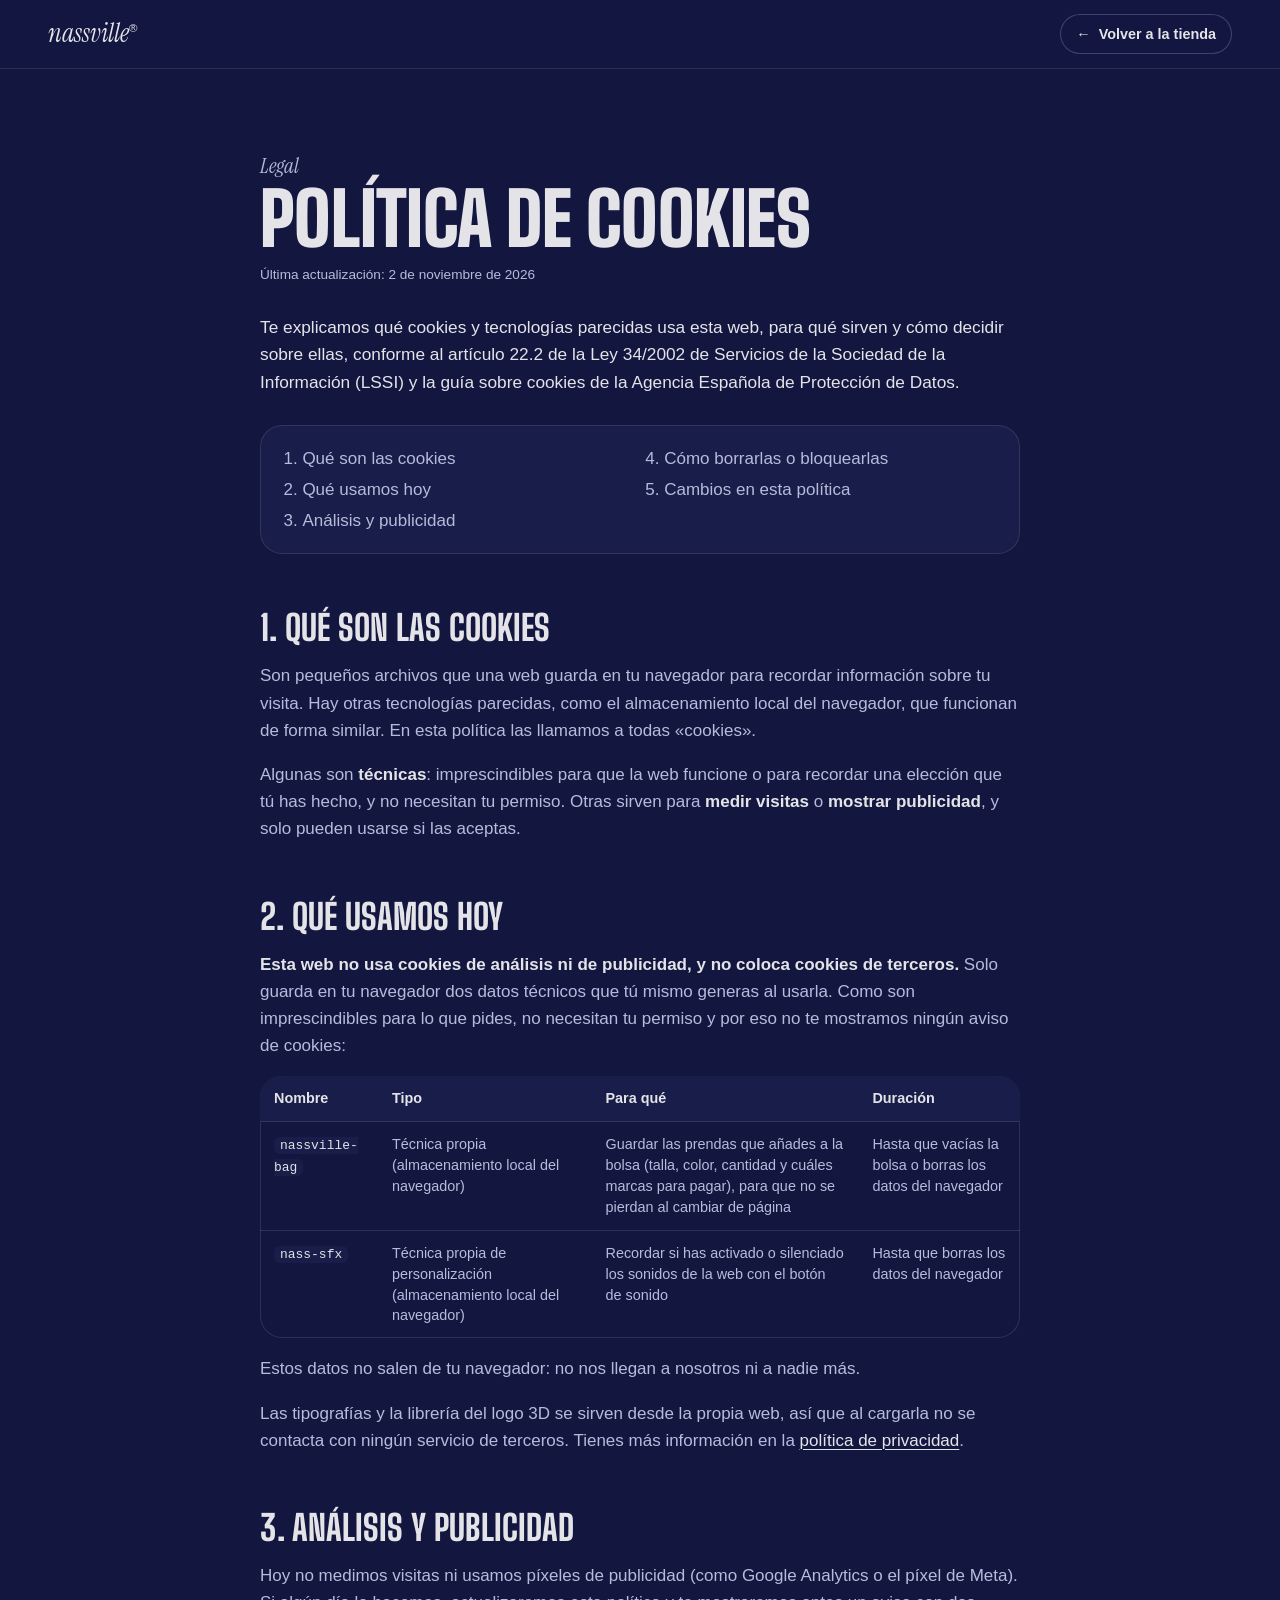
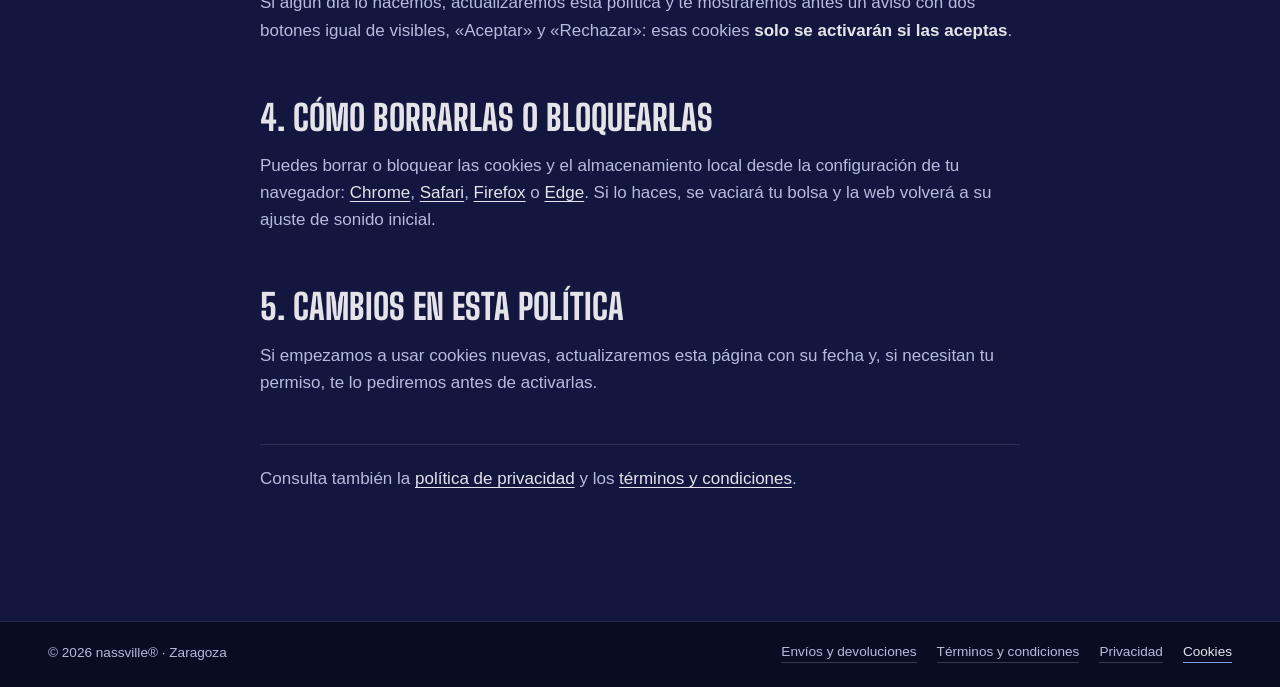
<file: cookies.html>
<!doctype html>
<html lang="es">
<head>
  <meta charset="utf-8">
  <meta name="viewport" content="width=device-width, initial-scale=1, viewport-fit=cover">
  <title>Política de cookies — nassville®</title>
  <meta name="description" content="Qué cookies y tecnologías parecidas usa la web de nassville: solo datos técnicos, sin análisis ni publicidad.">
  <!-- dominio definitivo: canonical y vista previa al compartir (WhatsApp, Instagram, X) -->
  <link rel="canonical" href="https://nassville.com/cookies.html">
  <meta property="og:type" content="website">
  <meta property="og:site_name" content="nassville®">
  <meta property="og:locale" content="es_ES">
  <meta property="og:title" content="Política de cookies — nassville®">
  <meta property="og:description" content="Qué cookies y tecnologías parecidas usa la web de nassville: solo datos técnicos, sin análisis ni publicidad.">
  <meta property="og:url" content="https://nassville.com/cookies.html">
  <meta property="og:image" content="https://nassville.com/assets/og.jpg">
  <meta property="og:image:width" content="1200">
  <meta property="og:image:height" content="630">
  <meta property="og:image:alt" content="Tres personas de espaldas con la sudadera Losing Interest de nassville">
  <meta name="twitter:card" content="summary_large_image">
  <meta name="theme-color" content="#151a40">
  <link rel="icon" href="favicon.ico" sizes="48x48">
  <link rel="icon" href="favicon.svg" type="image/svg+xml">
  <link rel="apple-touch-icon" href="apple-touch-icon.png">
  <!-- versión de prueba: fuera de buscadores, solo se entra con el enlace -->
  <meta name="robots" content="noindex, nofollow, noarchive">
  <link rel="stylesheet" href="css/styles.css?v=57">
</head>
<body class="legal-page">
  <header class="legal__bar">
    <a class="legal__brand" href="./">nassville<sup>®</sup></a>
    <a class="legal__back" href="./">Volver a la tienda</a>
  </header>

  <main class="legal" id="top">
    <p class="legal__kicker">Legal</p>
    <h1 class="legal__title">Política de cookies</h1>
    <p class="legal__date">Última actualización: 2 de noviembre de 2026</p>

    <p class="legal__lead">Te explicamos qué cookies y tecnologías parecidas usa esta web, para qué sirven y cómo decidir sobre ellas, conforme al artículo 22.2 de la Ley 34/2002 de Servicios de la Sociedad de la Información (LSSI) y la guía sobre cookies de la Agencia Española de Protección de Datos.</p>

    <nav class="legal__toc" aria-label="Contenido">
      <ol>
        <li><a href="#que-son">Qué son las cookies</a></li>
        <li><a href="#hoy">Qué usamos hoy</a></li>
        <li><a href="#futuro">Análisis y publicidad</a></li>
        <li><a href="#decidir">Cómo borrarlas o bloquearlas</a></li>
        <li><a href="#cambios">Cambios en esta política</a></li>
      </ol>
    </nav>

    <section id="que-son">
      <h2>1. Qué son las cookies</h2>
      <p>Son pequeños archivos que una web guarda en tu navegador para recordar información sobre tu visita. Hay otras tecnologías parecidas, como el almacenamiento local del navegador, que funcionan de forma similar. En esta política las llamamos a todas «cookies».</p>
      <p>Algunas son <strong>técnicas</strong>: imprescindibles para que la web funcione o para recordar una elección que tú has hecho, y no necesitan tu permiso. Otras sirven para <strong>medir visitas</strong> o <strong>mostrar publicidad</strong>, y solo pueden usarse si las aceptas.</p>
    </section>

    <section id="hoy">
      <h2>2. Qué usamos hoy</h2>
      <p><strong>Esta web no usa cookies de análisis ni de publicidad, y no coloca cookies de terceros.</strong> Solo guarda en tu navegador dos datos técnicos que tú mismo generas al usarla. Como son imprescindibles para lo que pides, no necesitan tu permiso y por eso no te mostramos ningún aviso de cookies:</p>
      <div class="legal__table" role="region" aria-label="Almacenamiento que usa la web" tabindex="0">
        <table>
          <thead>
            <tr><th scope="col">Nombre</th><th scope="col">Tipo</th><th scope="col">Para qué</th><th scope="col">Duración</th></tr>
          </thead>
          <tbody>
            <tr>
              <td><code>nassville-bag</code></td>
              <td>Técnica propia (almacenamiento local del navegador)</td>
              <td>Guardar las prendas que añades a la bolsa (talla, color, cantidad y cuáles marcas para pagar), para que no se pierdan al cambiar de página</td>
              <td>Hasta que vacías la bolsa o borras los datos del navegador</td>
            </tr>
            <tr>
              <td><code>nass-sfx</code></td>
              <td>Técnica propia de personalización (almacenamiento local del navegador)</td>
              <td>Recordar si has activado o silenciado los sonidos de la web con el botón de sonido</td>
              <td>Hasta que borras los datos del navegador</td>
            </tr>
          </tbody>
        </table>
      </div>
      <p>Estos datos no salen de tu navegador: no nos llegan a nosotros ni a nadie más.</p>
      <p>Las tipografías y la librería del logo 3D se sirven desde la propia web, así que al cargarla no se contacta con ningún servicio de terceros. Tienes más información en la <a href="privacidad.html#destinatarios">política de privacidad</a>.</p>
    </section>

    <section id="futuro">
      <h2>3. Análisis y publicidad</h2>
      <p>Hoy no medimos visitas ni usamos píxeles de publicidad (como Google Analytics o el píxel de Meta). Si algún día lo hacemos, actualizaremos esta política y te mostraremos antes un aviso con dos botones igual de visibles, «Aceptar» y «Rechazar»: esas cookies <strong>solo se activarán si las aceptas</strong>.</p>
    </section>

    <section id="decidir">
      <h2>4. Cómo borrarlas o bloquearlas</h2>
      <p>Puedes borrar o bloquear las cookies y el almacenamiento local desde la configuración de tu navegador: <a href="https://support.google.com/chrome/answer/95647" target="_blank" rel="noopener">Chrome</a>, <a href="https://support.apple.com/es-es/guide/safari/sfri11471/mac" target="_blank" rel="noopener">Safari</a>, <a href="https://support.mozilla.org/es/kb/Borrar%20cookies" target="_blank" rel="noopener">Firefox</a> o <a href="https://support.microsoft.com/es-es/microsoft-edge/eliminar-las-cookies-en-microsoft-edge-63947406-40ac-c3b8-57b9-2a946a29ae09" target="_blank" rel="noopener">Edge</a>. Si lo haces, se vaciará tu bolsa y la web volverá a su ajuste de sonido inicial.</p>
    </section>

    <section id="cambios">
      <h2>5. Cambios en esta política</h2>
      <p>Si empezamos a usar cookies nuevas, actualizaremos esta página con su fecha y, si necesitan tu permiso, te lo pediremos antes de activarlas.</p>
    </section>

    <p class="legal__related">Consulta también la <a href="privacidad.html">política de privacidad</a> y los <a href="terminos.html">términos y condiciones</a>.</p>
  </main>

  <footer class="legal__foot">
    <p>© 2026 nassville® · Zaragoza</p>
    <nav class="footer__legal" aria-label="Información legal">
      <a href="terminos.html#envios">Envíos y devoluciones</a>
      <a href="terminos.html">Términos y condiciones</a>
      <a href="privacidad.html">Privacidad</a>
      <a href="cookies.html" aria-current="page">Cookies</a>
    </nav>
  </footer>

</body>
</html>
</file>
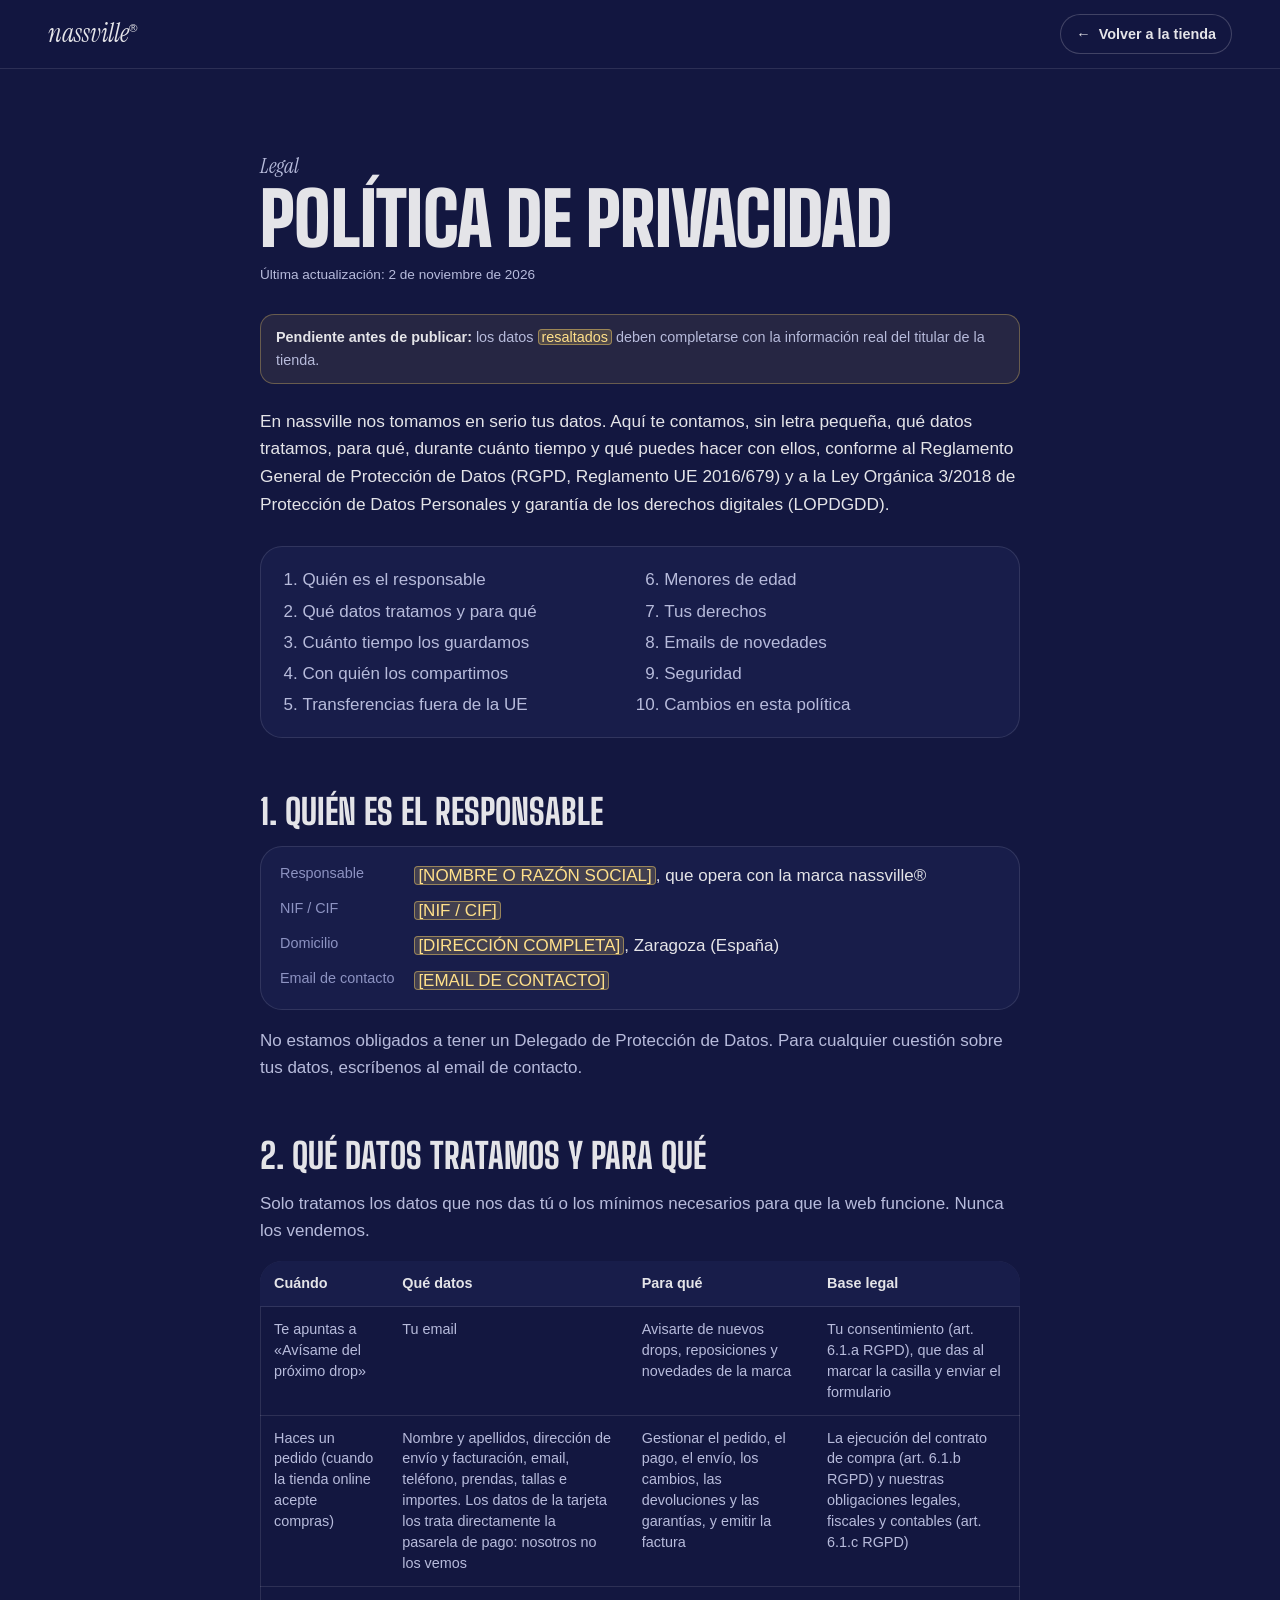
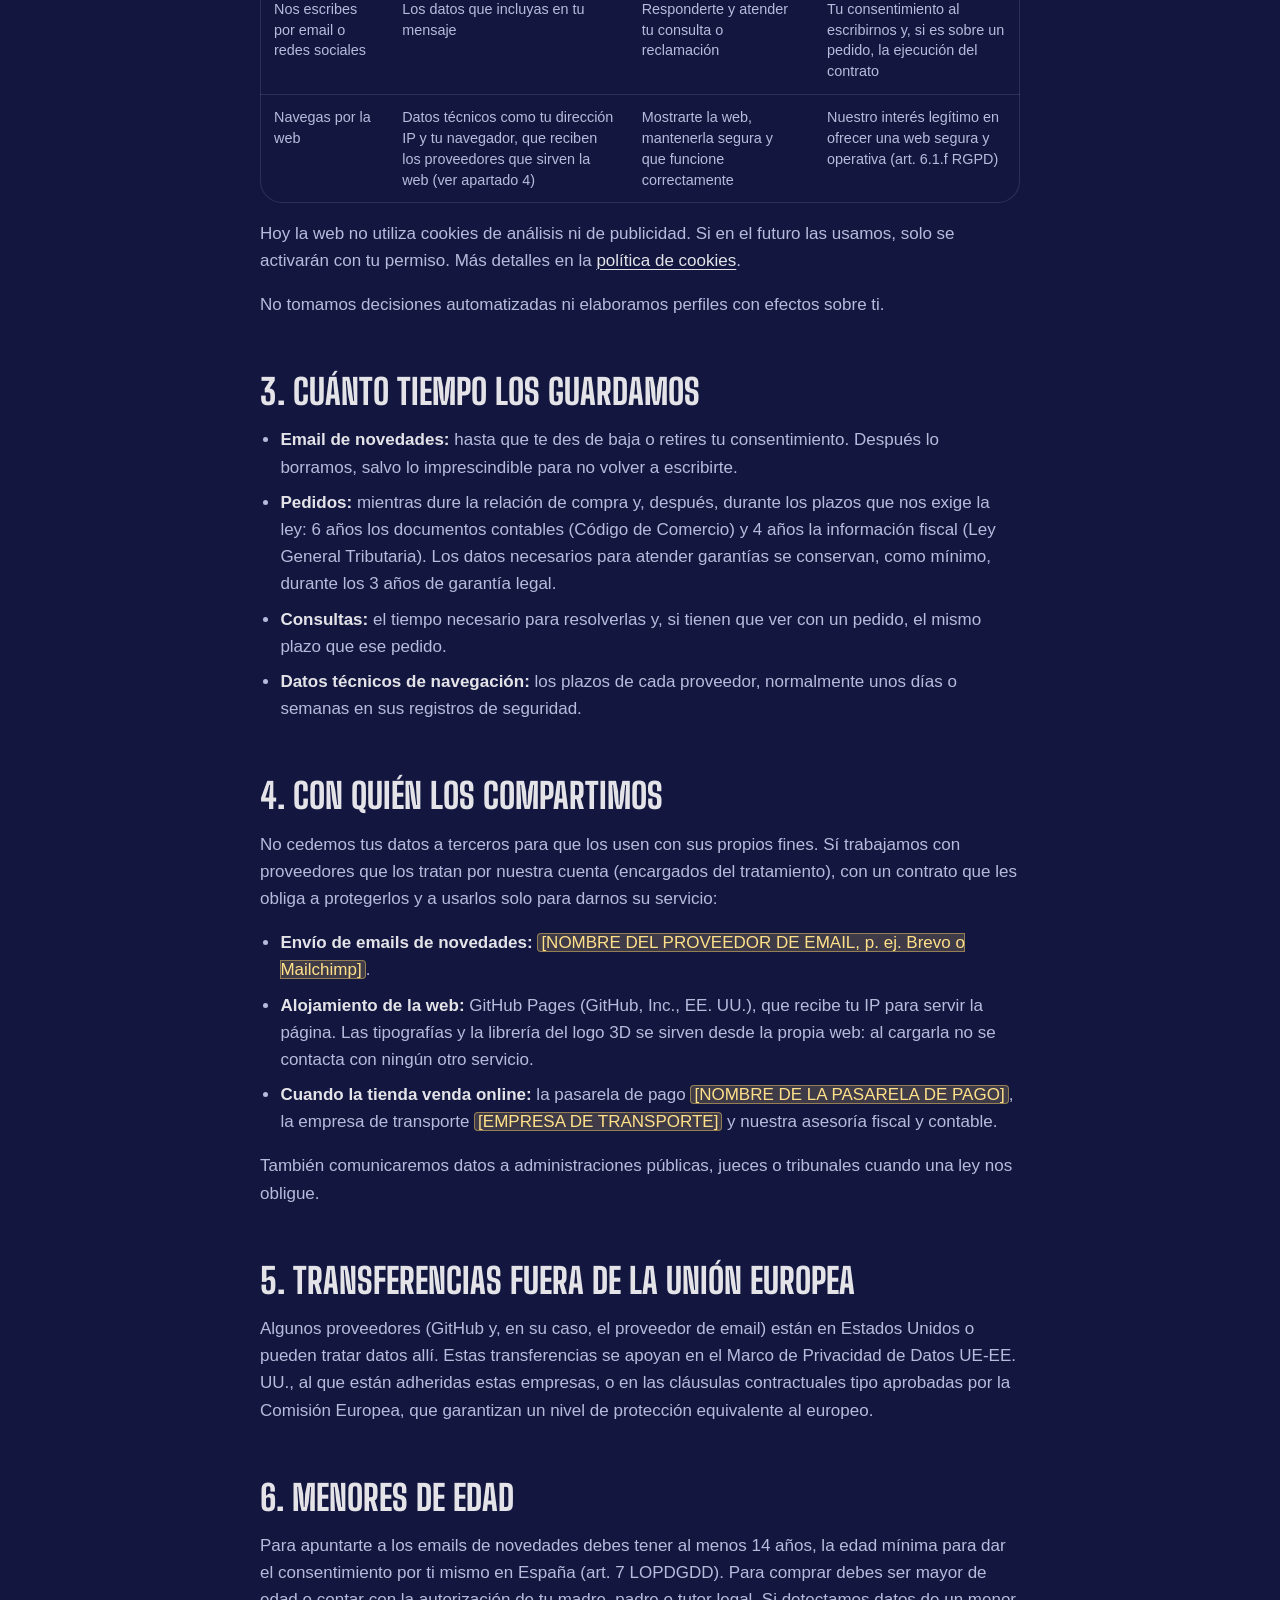
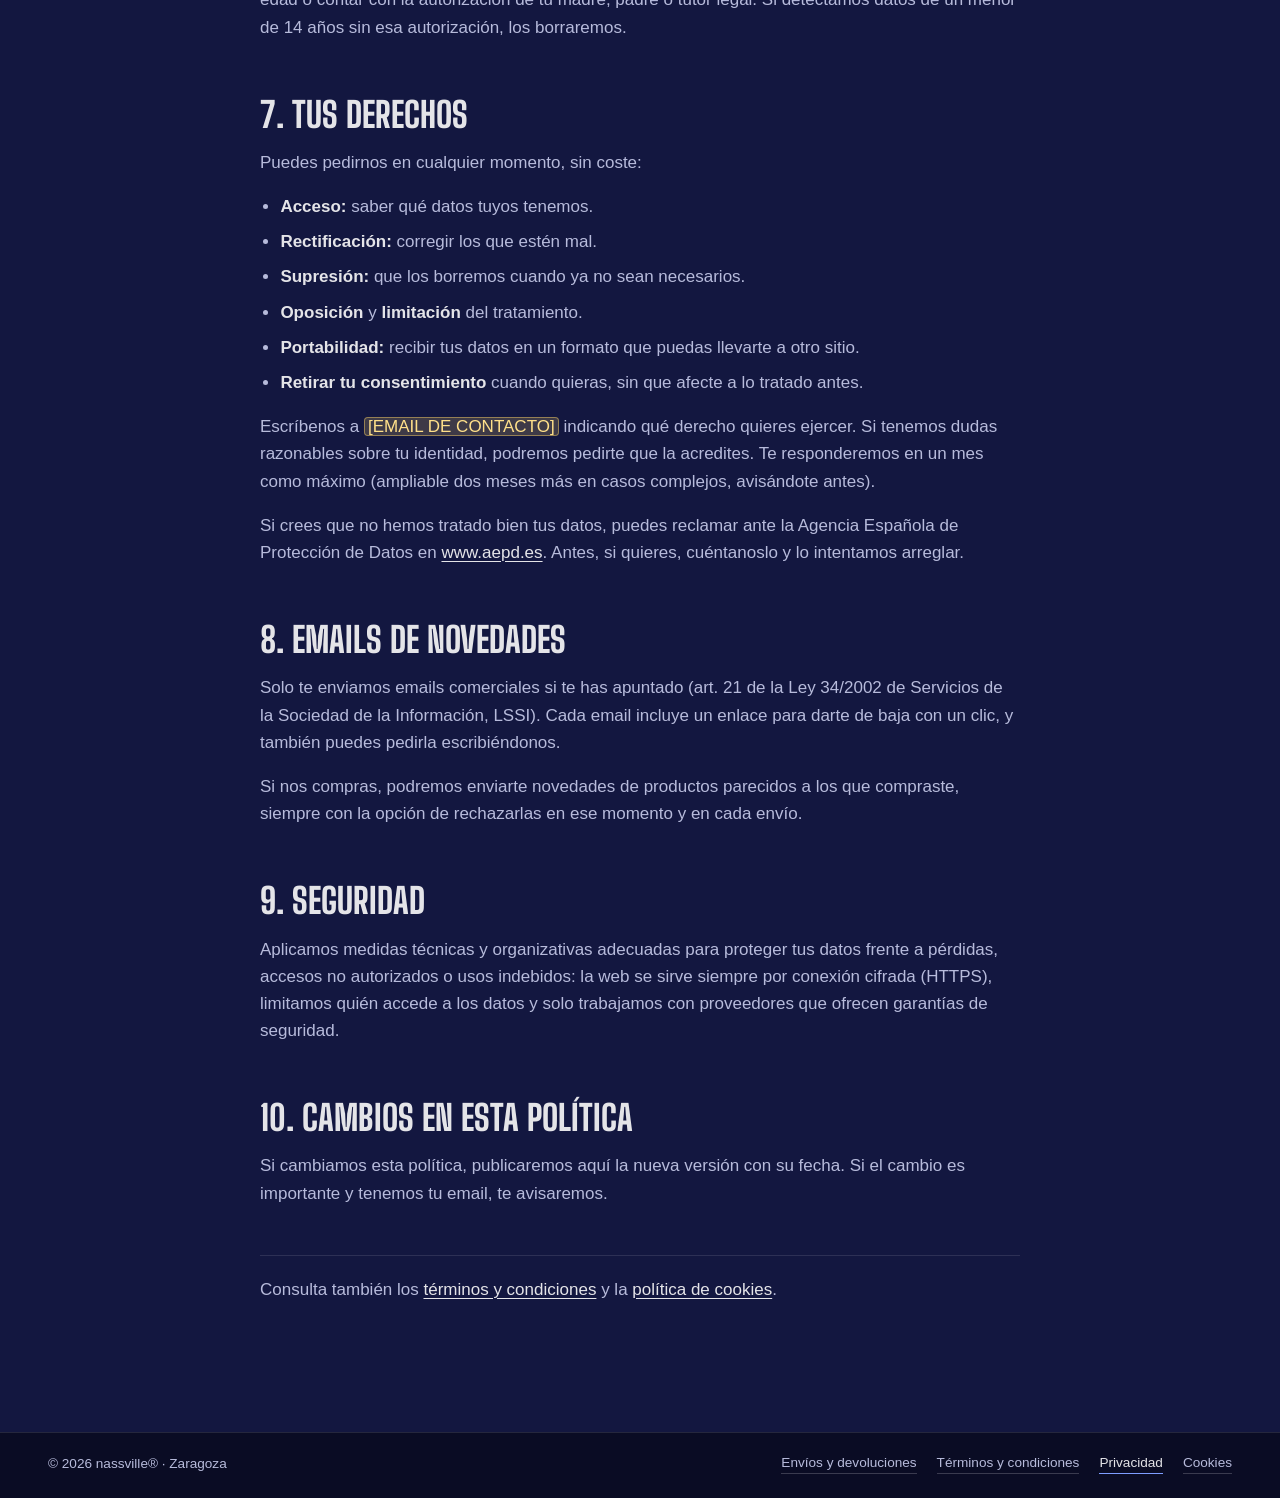
<file: privacidad.html>
<!doctype html>
<html lang="es">
<head>
  <meta charset="utf-8">
  <meta name="viewport" content="width=device-width, initial-scale=1, viewport-fit=cover">
  <title>Política de privacidad — nassville®</title>
  <meta name="description" content="Cómo trata nassville tus datos personales: quién es el responsable, para qué los usamos, cuánto tiempo los guardamos y cómo ejercer tus derechos.">
  <!-- dominio definitivo: canonical y vista previa al compartir (WhatsApp, Instagram, X) -->
  <link rel="canonical" href="https://nassville.com/privacidad.html">
  <meta property="og:type" content="website">
  <meta property="og:site_name" content="nassville®">
  <meta property="og:locale" content="es_ES">
  <meta property="og:title" content="Política de privacidad — nassville®">
  <meta property="og:description" content="Cómo trata nassville tus datos personales: quién es el responsable, para qué los usamos, cuánto tiempo los guardamos y cómo ejercer tus derechos.">
  <meta property="og:url" content="https://nassville.com/privacidad.html">
  <meta property="og:image" content="https://nassville.com/assets/og.jpg">
  <meta property="og:image:width" content="1200">
  <meta property="og:image:height" content="630">
  <meta property="og:image:alt" content="Tres personas de espaldas con la sudadera Losing Interest de nassville">
  <meta name="twitter:card" content="summary_large_image">
  <meta name="theme-color" content="#151a40">
  <link rel="icon" href="favicon.ico" sizes="48x48">
  <link rel="icon" href="favicon.svg" type="image/svg+xml">
  <link rel="apple-touch-icon" href="apple-touch-icon.png">
  <!-- versión de prueba: fuera de buscadores, solo se entra con el enlace -->
  <meta name="robots" content="noindex, nofollow, noarchive">
  <link rel="stylesheet" href="css/styles.css?v=57">
</head>
<body class="legal-page">
  <header class="legal__bar">
    <a class="legal__brand" href="./">nassville<sup>®</sup></a>
    <a class="legal__back" href="./">Volver a la tienda</a>
  </header>

  <main class="legal" id="top">
    <p class="legal__kicker">Legal</p>
    <h1 class="legal__title">Política de privacidad</h1>
    <p class="legal__date">Última actualización: 2 de noviembre de 2026</p>

    <aside class="legal__todo" role="note">
      <strong>Pendiente antes de publicar:</strong> los datos <mark class="todo">resaltados</mark> deben completarse con la información real del titular de la tienda.
    </aside>

    <p class="legal__lead">En nassville nos tomamos en serio tus datos. Aquí te contamos, sin letra pequeña, qué datos tratamos, para qué, durante cuánto tiempo y qué puedes hacer con ellos, conforme al Reglamento General de Protección de Datos (RGPD, Reglamento UE 2016/679) y a la Ley Orgánica 3/2018 de Protección de Datos Personales y garantía de los derechos digitales (LOPDGDD).</p>

    <nav class="legal__toc" aria-label="Contenido">
      <ol>
        <li><a href="#responsable">Quién es el responsable</a></li>
        <li><a href="#datos">Qué datos tratamos y para qué</a></li>
        <li><a href="#conservacion">Cuánto tiempo los guardamos</a></li>
        <li><a href="#destinatarios">Con quién los compartimos</a></li>
        <li><a href="#transferencias">Transferencias fuera de la UE</a></li>
        <li><a href="#menores">Menores de edad</a></li>
        <li><a href="#derechos">Tus derechos</a></li>
        <li><a href="#comunicaciones">Emails de novedades</a></li>
        <li><a href="#seguridad">Seguridad</a></li>
        <li><a href="#cambios">Cambios en esta política</a></li>
      </ol>
    </nav>

    <section id="responsable">
      <h2>1. Quién es el responsable</h2>
      <dl class="legal__facts">
        <dt>Responsable</dt><dd><mark class="todo">[NOMBRE O RAZÓN SOCIAL]</mark>, que opera con la marca nassville®</dd>
        <dt>NIF / CIF</dt><dd><mark class="todo">[NIF / CIF]</mark></dd>
        <dt>Domicilio</dt><dd><mark class="todo">[DIRECCIÓN COMPLETA]</mark>, Zaragoza (España)</dd>
        <dt>Email de contacto</dt><dd><mark class="todo">[EMAIL DE CONTACTO]</mark></dd>
      </dl>
      <p>No estamos obligados a tener un Delegado de Protección de Datos. Para cualquier cuestión sobre tus datos, escríbenos al email de contacto.</p>
    </section>

    <section id="datos">
      <h2>2. Qué datos tratamos y para qué</h2>
      <p>Solo tratamos los datos que nos das tú o los mínimos necesarios para que la web funcione. Nunca los vendemos.</p>

      <div class="legal__table" role="region" aria-label="Tratamientos" tabindex="0">
        <table>
          <thead>
            <tr><th scope="col">Cuándo</th><th scope="col">Qué datos</th><th scope="col">Para qué</th><th scope="col">Base legal</th></tr>
          </thead>
          <tbody>
            <tr>
              <td>Te apuntas a «Avísame del próximo drop»</td>
              <td>Tu email</td>
              <td>Avisarte de nuevos drops, reposiciones y novedades de la marca</td>
              <td>Tu consentimiento (art. 6.1.a RGPD), que das al marcar la casilla y enviar el formulario</td>
            </tr>
            <tr>
              <td>Haces un pedido (cuando la tienda online acepte compras)</td>
              <td>Nombre y apellidos, dirección de envío y facturación, email, teléfono, prendas, tallas e importes. Los datos de la tarjeta los trata directamente la pasarela de pago: nosotros no los vemos</td>
              <td>Gestionar el pedido, el pago, el envío, los cambios, las devoluciones y las garantías, y emitir la factura</td>
              <td>La ejecución del contrato de compra (art. 6.1.b RGPD) y nuestras obligaciones legales, fiscales y contables (art. 6.1.c RGPD)</td>
            </tr>
            <tr>
              <td>Nos escribes por email o redes sociales</td>
              <td>Los datos que incluyas en tu mensaje</td>
              <td>Responderte y atender tu consulta o reclamación</td>
              <td>Tu consentimiento al escribirnos y, si es sobre un pedido, la ejecución del contrato</td>
            </tr>
            <tr>
              <td>Navegas por la web</td>
              <td>Datos técnicos como tu dirección IP y tu navegador, que reciben los proveedores que sirven la web (ver apartado 4)</td>
              <td>Mostrarte la web, mantenerla segura y que funcione correctamente</td>
              <td>Nuestro interés legítimo en ofrecer una web segura y operativa (art. 6.1.f RGPD)</td>
            </tr>
          </tbody>
        </table>
      </div>

      <p>Hoy la web no utiliza cookies de análisis ni de publicidad. Si en el futuro las usamos, solo se activarán con tu permiso. Más detalles en la <a href="cookies.html">política de cookies</a>.</p>
      <p>No tomamos decisiones automatizadas ni elaboramos perfiles con efectos sobre ti.</p>
    </section>

    <section id="conservacion">
      <h2>3. Cuánto tiempo los guardamos</h2>
      <ul>
        <li><strong>Email de novedades:</strong> hasta que te des de baja o retires tu consentimiento. Después lo borramos, salvo lo imprescindible para no volver a escribirte.</li>
        <li><strong>Pedidos:</strong> mientras dure la relación de compra y, después, durante los plazos que nos exige la ley: 6 años los documentos contables (Código de Comercio) y 4 años la información fiscal (Ley General Tributaria). Los datos necesarios para atender garantías se conservan, como mínimo, durante los 3 años de garantía legal.</li>
        <li><strong>Consultas:</strong> el tiempo necesario para resolverlas y, si tienen que ver con un pedido, el mismo plazo que ese pedido.</li>
        <li><strong>Datos técnicos de navegación:</strong> los plazos de cada proveedor, normalmente unos días o semanas en sus registros de seguridad.</li>
      </ul>
    </section>

    <section id="destinatarios">
      <h2>4. Con quién los compartimos</h2>
      <p>No cedemos tus datos a terceros para que los usen con sus propios fines. Sí trabajamos con proveedores que los tratan por nuestra cuenta (encargados del tratamiento), con un contrato que les obliga a protegerlos y a usarlos solo para darnos su servicio:</p>
      <ul>
        <li><strong>Envío de emails de novedades:</strong> <mark class="todo">[NOMBRE DEL PROVEEDOR DE EMAIL, p. ej. Brevo o Mailchimp]</mark>.</li>
        <li><strong>Alojamiento de la web:</strong> GitHub Pages (GitHub, Inc., EE. UU.), que recibe tu IP para servir la página. Las tipografías y la librería del logo 3D se sirven desde la propia web: al cargarla no se contacta con ningún otro servicio.</li>
        <li><strong>Cuando la tienda venda online:</strong> la pasarela de pago <mark class="todo">[NOMBRE DE LA PASARELA DE PAGO]</mark>, la empresa de transporte <mark class="todo">[EMPRESA DE TRANSPORTE]</mark> y nuestra asesoría fiscal y contable.</li>
      </ul>
      <p>También comunicaremos datos a administraciones públicas, jueces o tribunales cuando una ley nos obligue.</p>
    </section>

    <section id="transferencias">
      <h2>5. Transferencias fuera de la Unión Europea</h2>
      <p>Algunos proveedores (GitHub y, en su caso, el proveedor de email) están en Estados Unidos o pueden tratar datos allí. Estas transferencias se apoyan en el Marco de Privacidad de Datos UE-EE. UU., al que están adheridas estas empresas, o en las cláusulas contractuales tipo aprobadas por la Comisión Europea, que garantizan un nivel de protección equivalente al europeo.</p>
    </section>

    <section id="menores">
      <h2>6. Menores de edad</h2>
      <p>Para apuntarte a los emails de novedades debes tener al menos 14 años, la edad mínima para dar el consentimiento por ti mismo en España (art. 7 LOPDGDD). Para comprar debes ser mayor de edad o contar con la autorización de tu madre, padre o tutor legal. Si detectamos datos de un menor de 14 años sin esa autorización, los borraremos.</p>
    </section>

    <section id="derechos">
      <h2>7. Tus derechos</h2>
      <p>Puedes pedirnos en cualquier momento, sin coste:</p>
      <ul>
        <li><strong>Acceso:</strong> saber qué datos tuyos tenemos.</li>
        <li><strong>Rectificación:</strong> corregir los que estén mal.</li>
        <li><strong>Supresión:</strong> que los borremos cuando ya no sean necesarios.</li>
        <li><strong>Oposición</strong> y <strong>limitación</strong> del tratamiento.</li>
        <li><strong>Portabilidad:</strong> recibir tus datos en un formato que puedas llevarte a otro sitio.</li>
        <li><strong>Retirar tu consentimiento</strong> cuando quieras, sin que afecte a lo tratado antes.</li>
      </ul>
      <p>Escríbenos a <mark class="todo">[EMAIL DE CONTACTO]</mark> indicando qué derecho quieres ejercer. Si tenemos dudas razonables sobre tu identidad, podremos pedirte que la acredites. Te responderemos en un mes como máximo (ampliable dos meses más en casos complejos, avisándote antes).</p>
      <p>Si crees que no hemos tratado bien tus datos, puedes reclamar ante la Agencia Española de Protección de Datos en <a href="https://www.aepd.es" target="_blank" rel="noopener">www.aepd.es</a>. Antes, si quieres, cuéntanoslo y lo intentamos arreglar.</p>
    </section>

    <section id="comunicaciones">
      <h2>8. Emails de novedades</h2>
      <p>Solo te enviamos emails comerciales si te has apuntado (art. 21 de la Ley 34/2002 de Servicios de la Sociedad de la Información, LSSI). Cada email incluye un enlace para darte de baja con un clic, y también puedes pedirla escribiéndonos.</p>
      <p>Si nos compras, podremos enviarte novedades de productos parecidos a los que compraste, siempre con la opción de rechazarlas en ese momento y en cada envío.</p>
    </section>

    <section id="seguridad">
      <h2>9. Seguridad</h2>
      <p>Aplicamos medidas técnicas y organizativas adecuadas para proteger tus datos frente a pérdidas, accesos no autorizados o usos indebidos: la web se sirve siempre por conexión cifrada (HTTPS), limitamos quién accede a los datos y solo trabajamos con proveedores que ofrecen garantías de seguridad.</p>
    </section>

    <section id="cambios">
      <h2>10. Cambios en esta política</h2>
      <p>Si cambiamos esta política, publicaremos aquí la nueva versión con su fecha. Si el cambio es importante y tenemos tu email, te avisaremos.</p>
    </section>

    <p class="legal__related">Consulta también los <a href="terminos.html">términos y condiciones</a> y la <a href="cookies.html">política de cookies</a>.</p>
  </main>

  <footer class="legal__foot">
    <p>© 2026 nassville® · Zaragoza</p>
    <nav class="footer__legal" aria-label="Información legal">
      <a href="terminos.html#envios">Envíos y devoluciones</a>
      <a href="terminos.html">Términos y condiciones</a>
      <a href="privacidad.html" aria-current="page">Privacidad</a>
      <a href="cookies.html">Cookies</a>
    </nav>
  </footer>

</body>
</html>
</file>
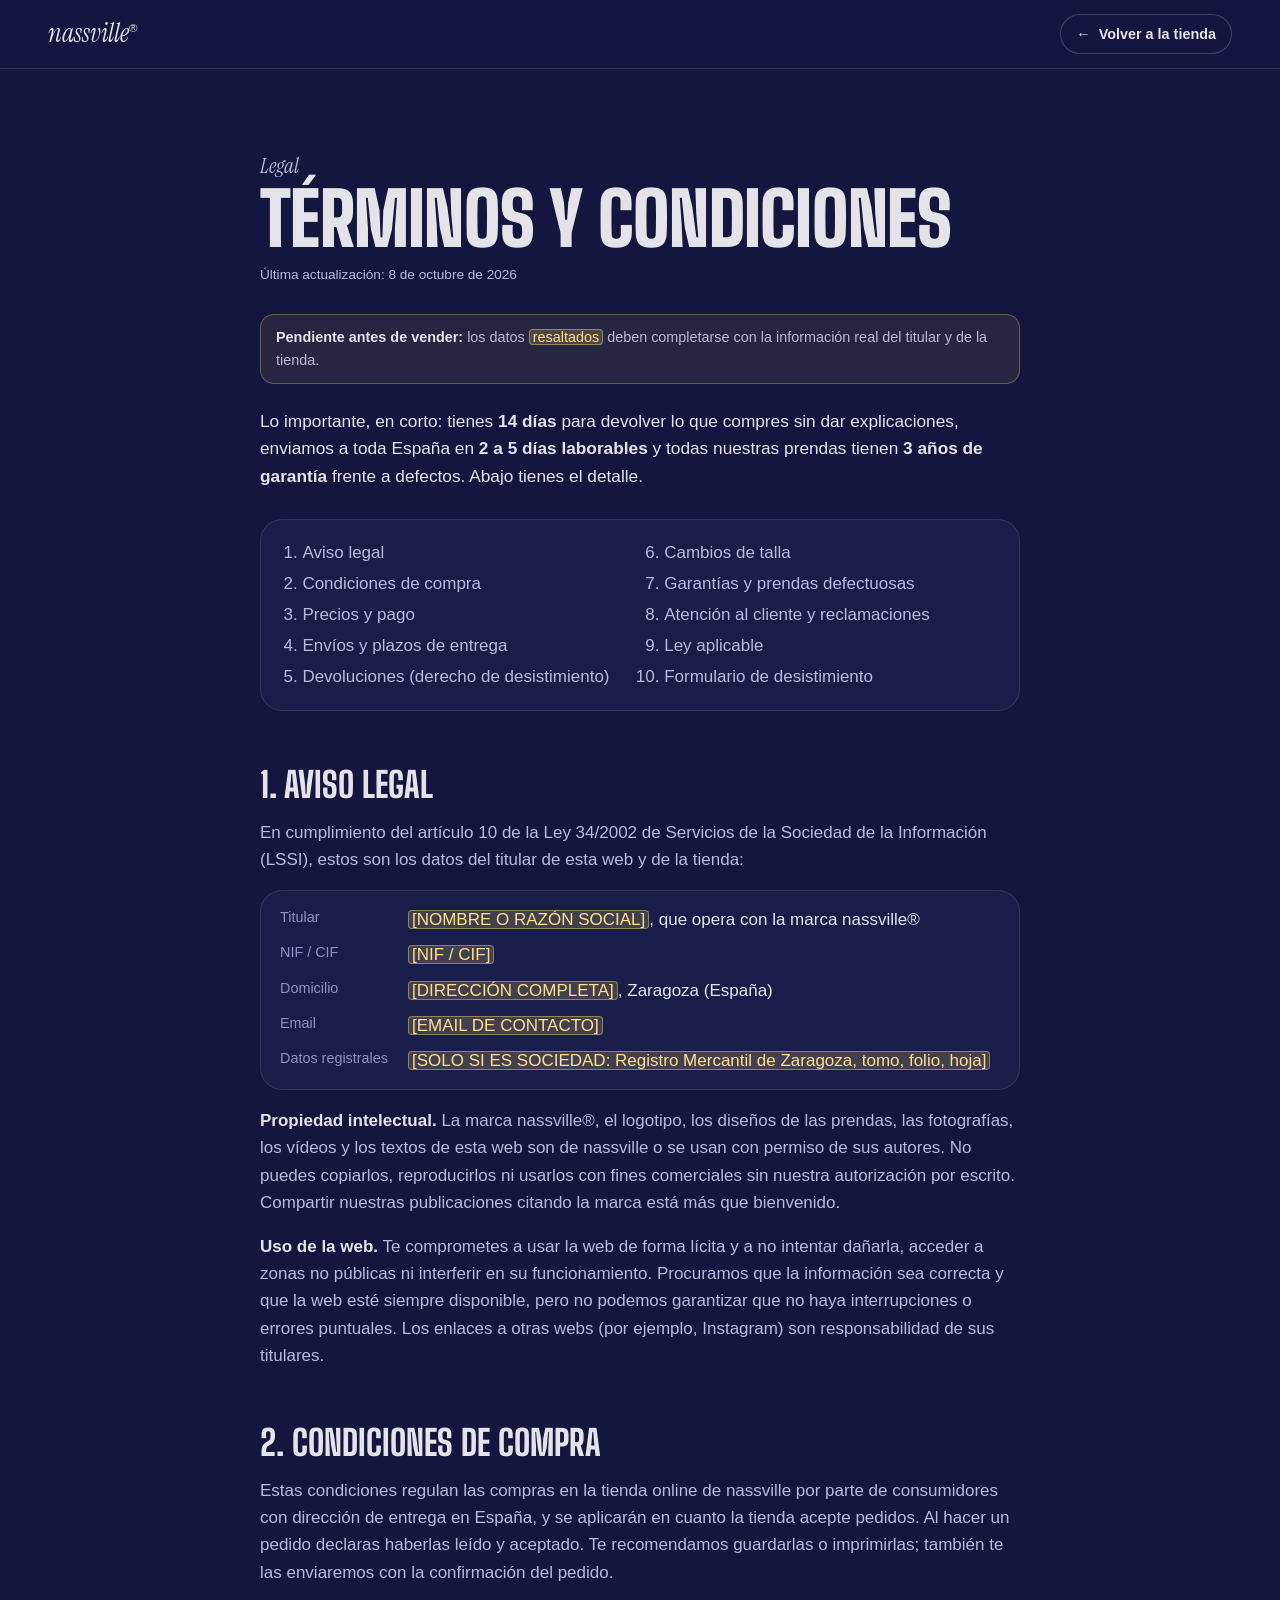
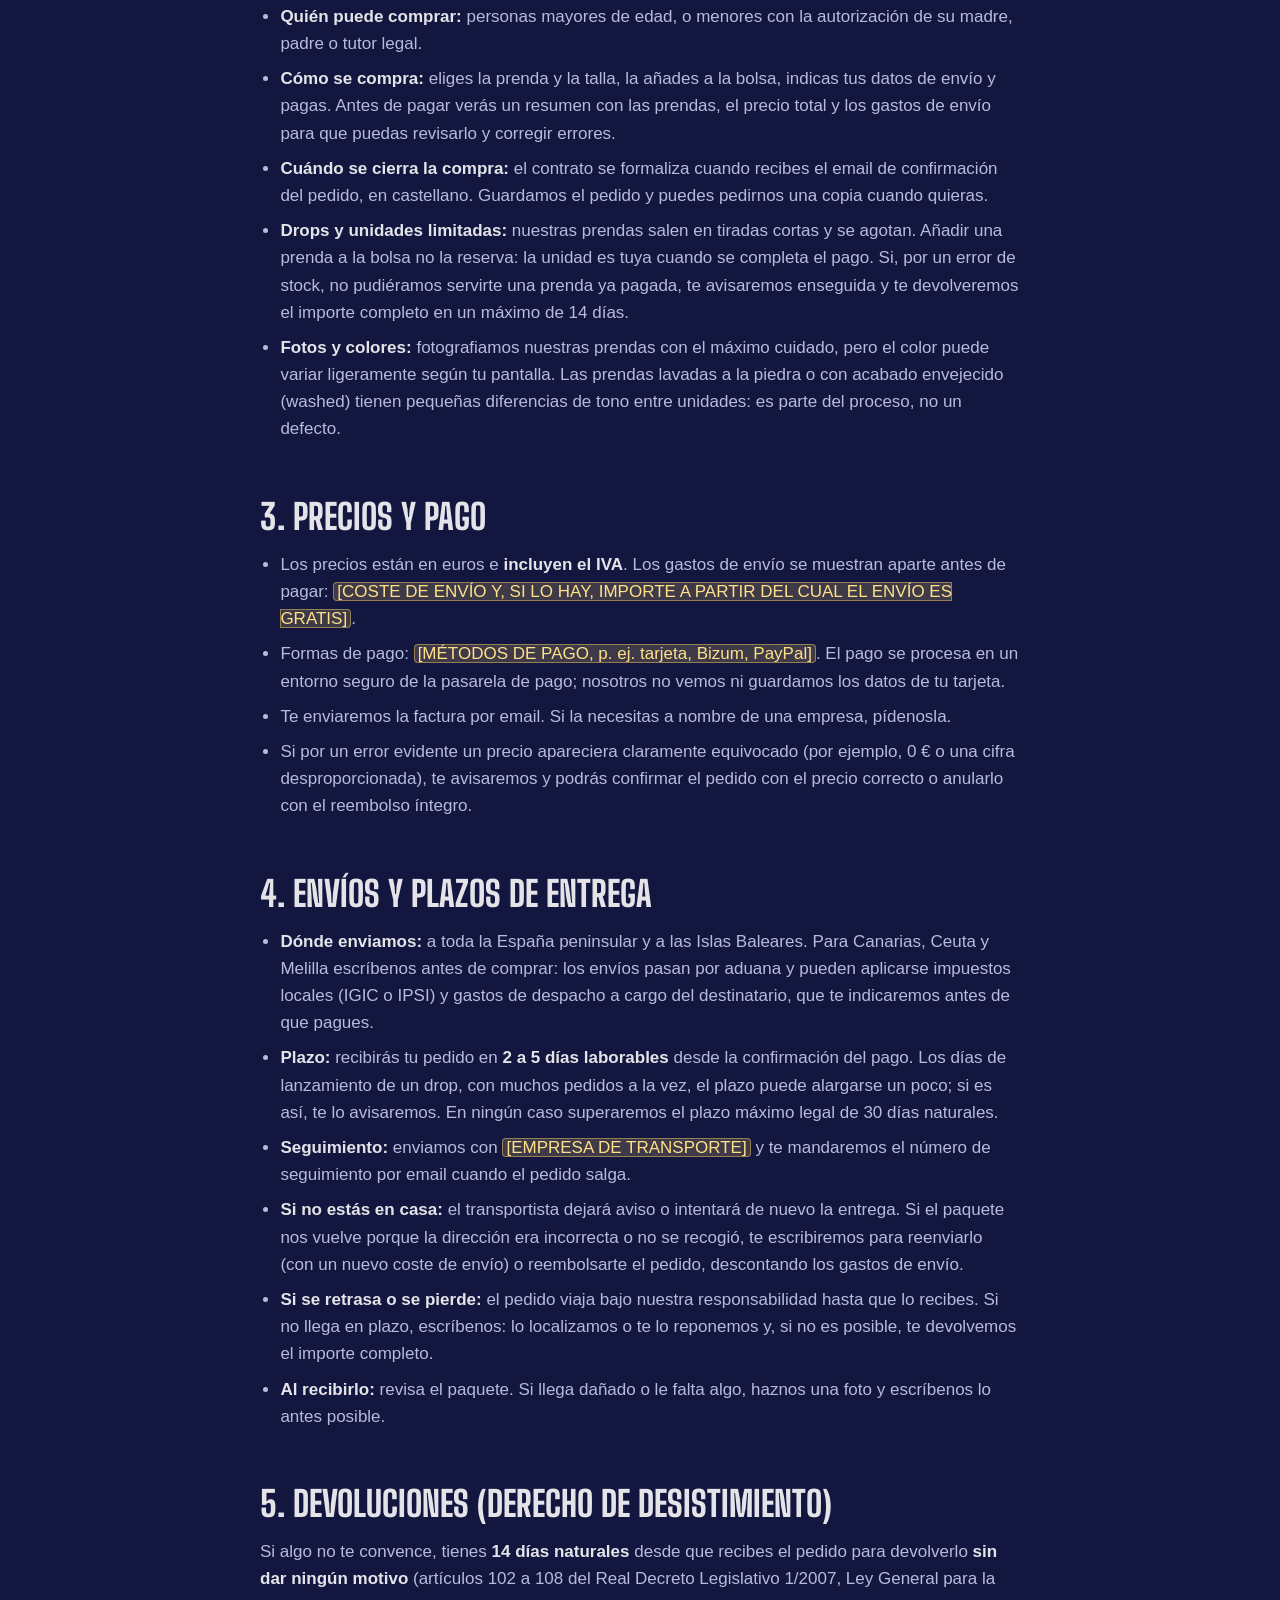
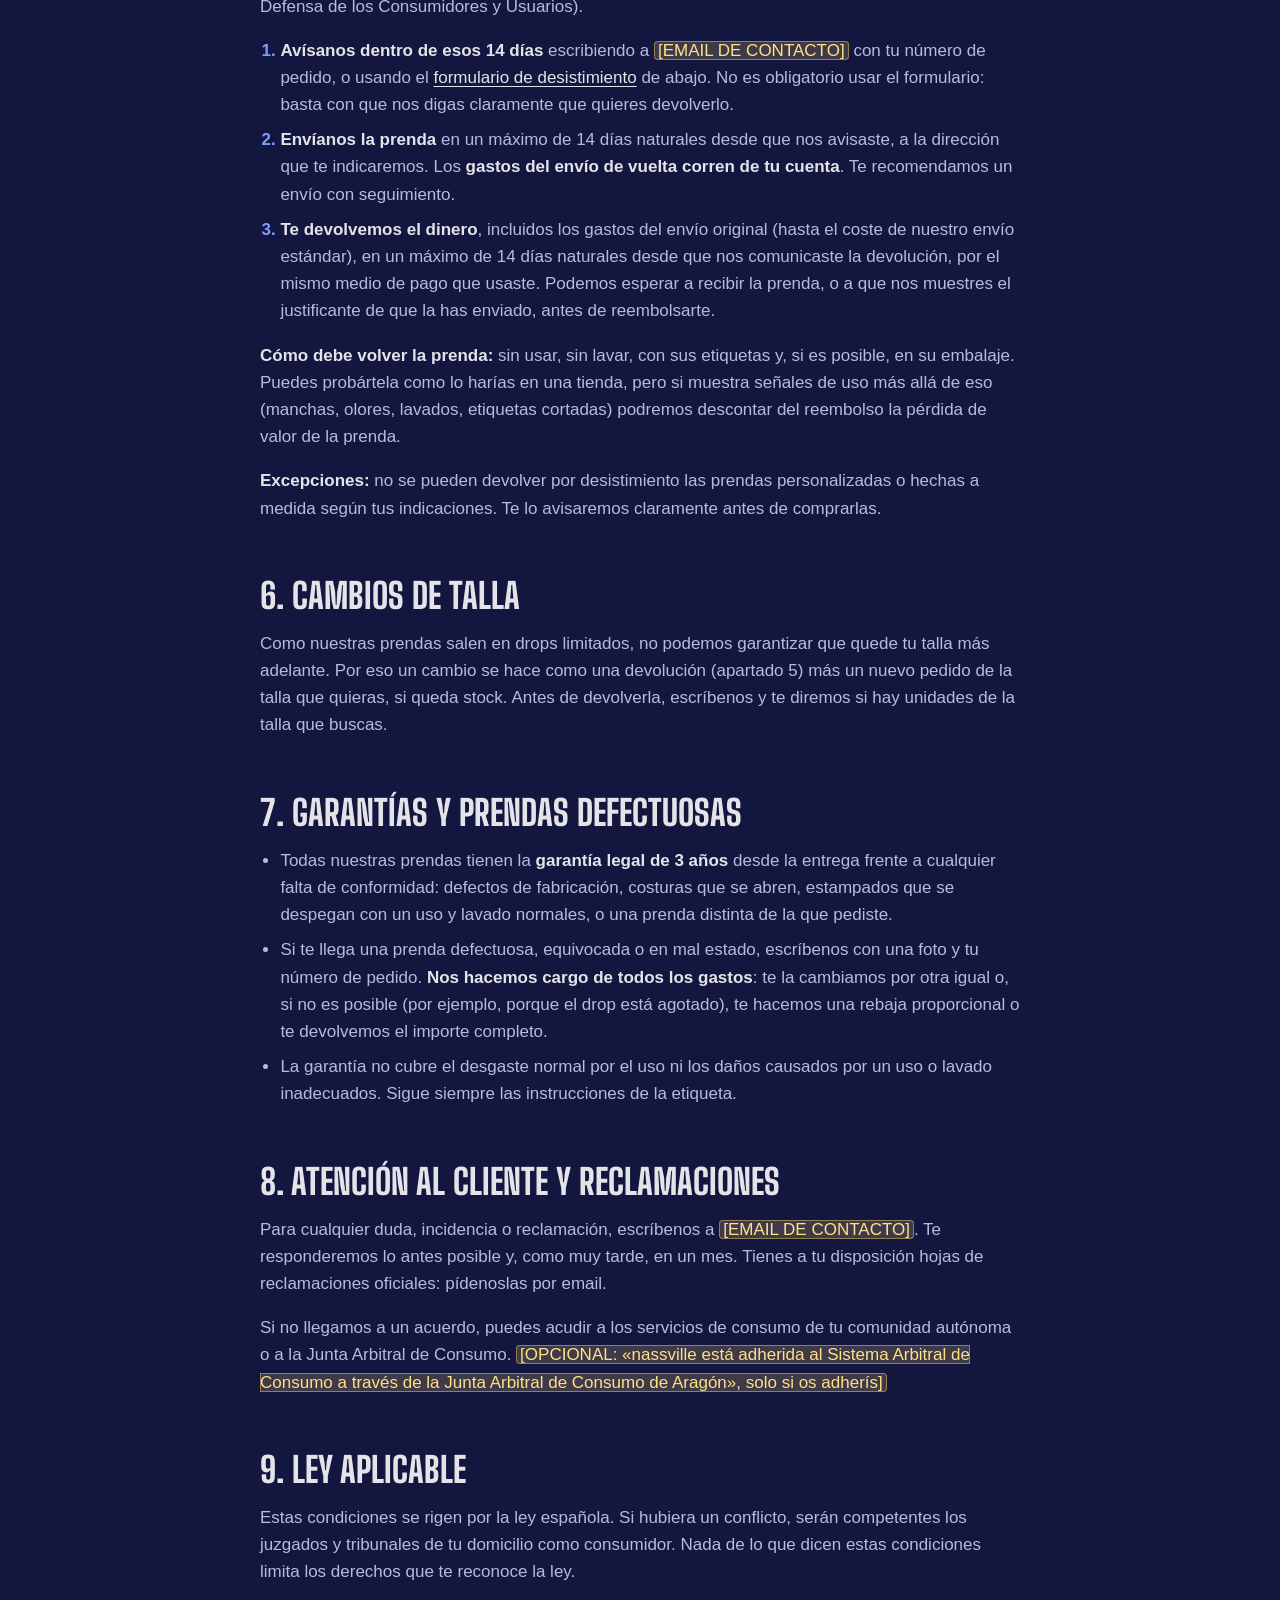
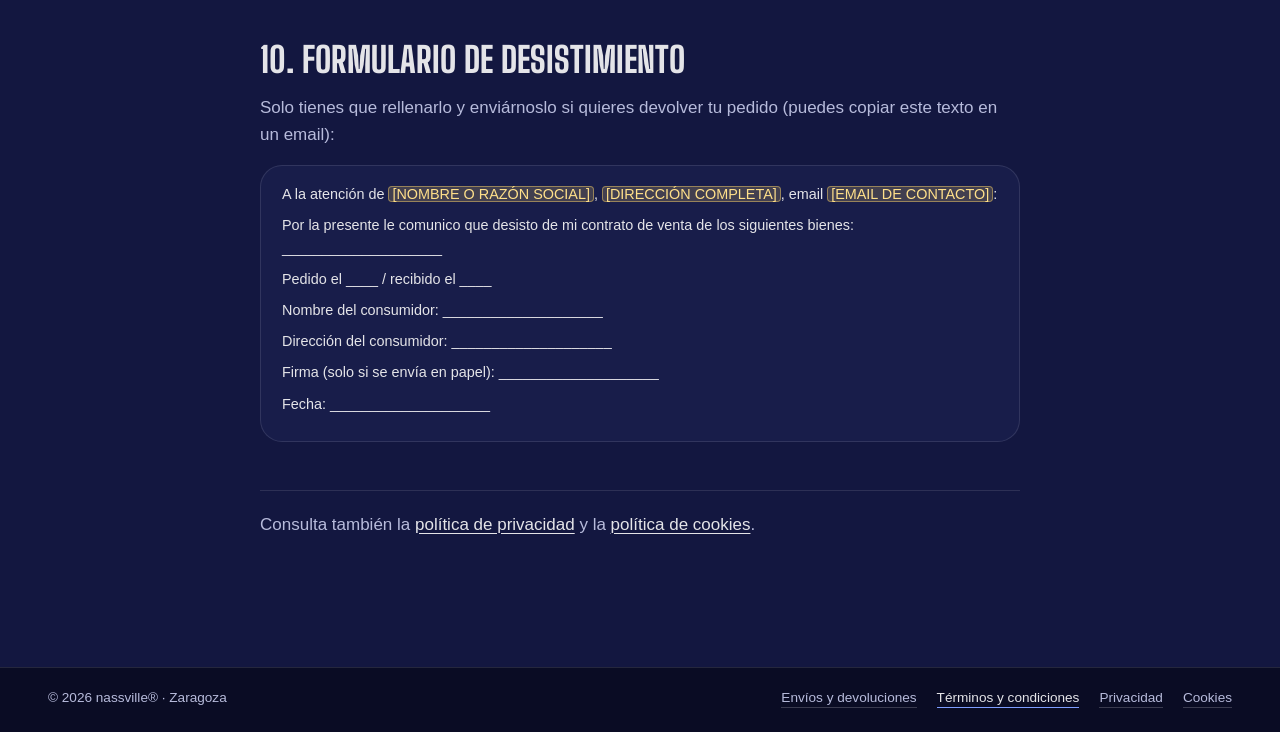
<file: terminos.html>
<!doctype html>
<html lang="es">
<head>
  <meta charset="utf-8">
  <meta name="viewport" content="width=device-width, initial-scale=1, viewport-fit=cover">
  <title>Términos y condiciones — nassville®</title>
  <meta name="description" content="Aviso legal y condiciones de compra de nassville: pedidos, precios, envíos, devoluciones, cambios y garantías.">
  <!-- dominio definitivo: canonical y vista previa al compartir (WhatsApp, Instagram, X) -->
  <link rel="canonical" href="https://nassville.com/terminos.html">
  <meta property="og:type" content="website">
  <meta property="og:site_name" content="nassville®">
  <meta property="og:locale" content="es_ES">
  <meta property="og:title" content="Términos y condiciones — nassville®">
  <meta property="og:description" content="Aviso legal y condiciones de compra de nassville: pedidos, precios, envíos, devoluciones, cambios y garantías.">
  <meta property="og:url" content="https://nassville.com/terminos.html">
  <meta property="og:image" content="https://nassville.com/assets/og.jpg">
  <meta property="og:image:width" content="1200">
  <meta property="og:image:height" content="630">
  <meta property="og:image:alt" content="Tres personas de espaldas con la sudadera Losing Interest de nassville">
  <meta name="twitter:card" content="summary_large_image">
  <meta name="theme-color" content="#151a40">
  <link rel="icon" href="favicon.ico" sizes="48x48">
  <link rel="icon" href="favicon.svg" type="image/svg+xml">
  <link rel="apple-touch-icon" href="apple-touch-icon.png">
  <!-- versión de prueba: fuera de buscadores, solo se entra con el enlace -->
  <meta name="robots" content="noindex, nofollow, noarchive">
  <link rel="stylesheet" href="css/styles.css?v=57">
</head>
<body class="legal-page">
  <header class="legal__bar">
    <a class="legal__brand" href="./">nassville<sup>®</sup></a>
    <a class="legal__back" href="./">Volver a la tienda</a>
  </header>

  <main class="legal" id="top">
    <p class="legal__kicker">Legal</p>
    <h1 class="legal__title">Términos y condiciones</h1>
    <p class="legal__date">Última actualización: 8 de octubre de 2026</p>

    <aside class="legal__todo" role="note">
      <strong>Pendiente antes de vender:</strong> los datos <mark class="todo">resaltados</mark> deben completarse con la información real del titular y de la tienda.
    </aside>

    <p class="legal__lead">Lo importante, en corto: tienes <strong>14 días</strong> para devolver lo que compres sin dar explicaciones, enviamos a toda España en <strong>2 a 5 días laborables</strong> y todas nuestras prendas tienen <strong>3 años de garantía</strong> frente a defectos. Abajo tienes el detalle.</p>

    <nav class="legal__toc" aria-label="Contenido">
      <ol>
        <li><a href="#aviso-legal">Aviso legal</a></li>
        <li><a href="#compra">Condiciones de compra</a></li>
        <li><a href="#precios">Precios y pago</a></li>
        <li><a href="#envios">Envíos y plazos de entrega</a></li>
        <li><a href="#devoluciones">Devoluciones (derecho de desistimiento)</a></li>
        <li><a href="#cambios">Cambios de talla</a></li>
        <li><a href="#garantias">Garantías y prendas defectuosas</a></li>
        <li><a href="#reclamaciones">Atención al cliente y reclamaciones</a></li>
        <li><a href="#ley">Ley aplicable</a></li>
        <li><a href="#formulario">Formulario de desistimiento</a></li>
      </ol>
    </nav>

    <section id="aviso-legal">
      <h2>1. Aviso legal</h2>
      <p>En cumplimiento del artículo 10 de la Ley 34/2002 de Servicios de la Sociedad de la Información (LSSI), estos son los datos del titular de esta web y de la tienda:</p>
      <dl class="legal__facts">
        <dt>Titular</dt><dd><mark class="todo">[NOMBRE O RAZÓN SOCIAL]</mark>, que opera con la marca nassville®</dd>
        <dt>NIF / CIF</dt><dd><mark class="todo">[NIF / CIF]</mark></dd>
        <dt>Domicilio</dt><dd><mark class="todo">[DIRECCIÓN COMPLETA]</mark>, Zaragoza (España)</dd>
        <dt>Email</dt><dd><mark class="todo">[EMAIL DE CONTACTO]</mark></dd>
        <dt>Datos registrales</dt><dd><mark class="todo">[SOLO SI ES SOCIEDAD: Registro Mercantil de Zaragoza, tomo, folio, hoja]</mark></dd>
      </dl>
      <p><strong>Propiedad intelectual.</strong> La marca nassville®, el logotipo, los diseños de las prendas, las fotografías, los vídeos y los textos de esta web son de nassville o se usan con permiso de sus autores. No puedes copiarlos, reproducirlos ni usarlos con fines comerciales sin nuestra autorización por escrito. Compartir nuestras publicaciones citando la marca está más que bienvenido.</p>
      <p><strong>Uso de la web.</strong> Te comprometes a usar la web de forma lícita y a no intentar dañarla, acceder a zonas no públicas ni interferir en su funcionamiento. Procuramos que la información sea correcta y que la web esté siempre disponible, pero no podemos garantizar que no haya interrupciones o errores puntuales. Los enlaces a otras webs (por ejemplo, Instagram) son responsabilidad de sus titulares.</p>
    </section>

    <section id="compra">
      <h2>2. Condiciones de compra</h2>
      <p>Estas condiciones regulan las compras en la tienda online de nassville por parte de consumidores con dirección de entrega en España, y se aplicarán en cuanto la tienda acepte pedidos. Al hacer un pedido declaras haberlas leído y aceptado. Te recomendamos guardarlas o imprimirlas; también te las enviaremos con la confirmación del pedido.</p>
      <ul>
        <li><strong>Quién puede comprar:</strong> personas mayores de edad, o menores con la autorización de su madre, padre o tutor legal.</li>
        <li><strong>Cómo se compra:</strong> eliges la prenda y la talla, la añades a la bolsa, indicas tus datos de envío y pagas. Antes de pagar verás un resumen con las prendas, el precio total y los gastos de envío para que puedas revisarlo y corregir errores.</li>
        <li><strong>Cuándo se cierra la compra:</strong> el contrato se formaliza cuando recibes el email de confirmación del pedido, en castellano. Guardamos el pedido y puedes pedirnos una copia cuando quieras.</li>
        <li><strong>Drops y unidades limitadas:</strong> nuestras prendas salen en tiradas cortas y se agotan. Añadir una prenda a la bolsa no la reserva: la unidad es tuya cuando se completa el pago. Si, por un error de stock, no pudiéramos servirte una prenda ya pagada, te avisaremos enseguida y te devolveremos el importe completo en un máximo de 14 días.</li>
        <li><strong>Fotos y colores:</strong> fotografiamos nuestras prendas con el máximo cuidado, pero el color puede variar ligeramente según tu pantalla. Las prendas lavadas a la piedra o con acabado envejecido (washed) tienen pequeñas diferencias de tono entre unidades: es parte del proceso, no un defecto.</li>
      </ul>
    </section>

    <section id="precios">
      <h2>3. Precios y pago</h2>
      <ul>
        <li>Los precios están en euros e <strong>incluyen el IVA</strong>. Los gastos de envío se muestran aparte antes de pagar: <mark class="todo">[COSTE DE ENVÍO Y, SI LO HAY, IMPORTE A PARTIR DEL CUAL EL ENVÍO ES GRATIS]</mark>.</li>
        <li>Formas de pago: <mark class="todo">[MÉTODOS DE PAGO, p. ej. tarjeta, Bizum, PayPal]</mark>. El pago se procesa en un entorno seguro de la pasarela de pago; nosotros no vemos ni guardamos los datos de tu tarjeta.</li>
        <li>Te enviaremos la factura por email. Si la necesitas a nombre de una empresa, pídenosla.</li>
        <li>Si por un error evidente un precio apareciera claramente equivocado (por ejemplo, 0 € o una cifra desproporcionada), te avisaremos y podrás confirmar el pedido con el precio correcto o anularlo con el reembolso íntegro.</li>
      </ul>
    </section>

    <section id="envios">
      <h2>4. Envíos y plazos de entrega</h2>
      <ul>
        <li><strong>Dónde enviamos:</strong> a toda la España peninsular y a las Islas Baleares. Para Canarias, Ceuta y Melilla escríbenos antes de comprar: los envíos pasan por aduana y pueden aplicarse impuestos locales (IGIC o IPSI) y gastos de despacho a cargo del destinatario, que te indicaremos antes de que pagues.</li>
        <li><strong>Plazo:</strong> recibirás tu pedido en <strong>2 a 5 días laborables</strong> desde la confirmación del pago. Los días de lanzamiento de un drop, con muchos pedidos a la vez, el plazo puede alargarse un poco; si es así, te lo avisaremos. En ningún caso superaremos el plazo máximo legal de 30 días naturales.</li>
        <li><strong>Seguimiento:</strong> enviamos con <mark class="todo">[EMPRESA DE TRANSPORTE]</mark> y te mandaremos el número de seguimiento por email cuando el pedido salga.</li>
        <li><strong>Si no estás en casa:</strong> el transportista dejará aviso o intentará de nuevo la entrega. Si el paquete nos vuelve porque la dirección era incorrecta o no se recogió, te escribiremos para reenviarlo (con un nuevo coste de envío) o reembolsarte el pedido, descontando los gastos de envío.</li>
        <li><strong>Si se retrasa o se pierde:</strong> el pedido viaja bajo nuestra responsabilidad hasta que lo recibes. Si no llega en plazo, escríbenos: lo localizamos o te lo reponemos y, si no es posible, te devolvemos el importe completo.</li>
        <li><strong>Al recibirlo:</strong> revisa el paquete. Si llega dañado o le falta algo, haznos una foto y escríbenos lo antes posible.</li>
      </ul>
    </section>

    <section id="devoluciones">
      <h2>5. Devoluciones (derecho de desistimiento)</h2>
      <p>Si algo no te convence, tienes <strong>14 días naturales</strong> desde que recibes el pedido para devolverlo <strong>sin dar ningún motivo</strong> (artículos 102 a 108 del Real Decreto Legislativo 1/2007, Ley General para la Defensa de los Consumidores y Usuarios).</p>
      <ol class="legal__steps">
        <li><strong>Avísanos dentro de esos 14 días</strong> escribiendo a <mark class="todo">[EMAIL DE CONTACTO]</mark> con tu número de pedido, o usando el <a href="#formulario">formulario de desistimiento</a> de abajo. No es obligatorio usar el formulario: basta con que nos digas claramente que quieres devolverlo.</li>
        <li><strong>Envíanos la prenda</strong> en un máximo de 14 días naturales desde que nos avisaste, a la dirección que te indicaremos. Los <strong>gastos del envío de vuelta corren de tu cuenta</strong>. Te recomendamos un envío con seguimiento.</li>
        <li><strong>Te devolvemos el dinero</strong>, incluidos los gastos del envío original (hasta el coste de nuestro envío estándar), en un máximo de 14 días naturales desde que nos comunicaste la devolución, por el mismo medio de pago que usaste. Podemos esperar a recibir la prenda, o a que nos muestres el justificante de que la has enviado, antes de reembolsarte.</li>
      </ol>
      <p><strong>Cómo debe volver la prenda:</strong> sin usar, sin lavar, con sus etiquetas y, si es posible, en su embalaje. Puedes probártela como lo harías en una tienda, pero si muestra señales de uso más allá de eso (manchas, olores, lavados, etiquetas cortadas) podremos descontar del reembolso la pérdida de valor de la prenda.</p>
      <p><strong>Excepciones:</strong> no se pueden devolver por desistimiento las prendas personalizadas o hechas a medida según tus indicaciones. Te lo avisaremos claramente antes de comprarlas.</p>
    </section>

    <section id="cambios">
      <h2>6. Cambios de talla</h2>
      <p>Como nuestras prendas salen en drops limitados, no podemos garantizar que quede tu talla más adelante. Por eso un cambio se hace como una devolución (apartado 5) más un nuevo pedido de la talla que quieras, si queda stock. Antes de devolverla, escríbenos y te diremos si hay unidades de la talla que buscas.</p>
    </section>

    <section id="garantias">
      <h2>7. Garantías y prendas defectuosas</h2>
      <ul>
        <li>Todas nuestras prendas tienen la <strong>garantía legal de 3 años</strong> desde la entrega frente a cualquier falta de conformidad: defectos de fabricación, costuras que se abren, estampados que se despegan con un uso y lavado normales, o una prenda distinta de la que pediste.</li>
        <li>Si te llega una prenda defectuosa, equivocada o en mal estado, escríbenos con una foto y tu número de pedido. <strong>Nos hacemos cargo de todos los gastos</strong>: te la cambiamos por otra igual o, si no es posible (por ejemplo, porque el drop está agotado), te hacemos una rebaja proporcional o te devolvemos el importe completo.</li>
        <li>La garantía no cubre el desgaste normal por el uso ni los daños causados por un uso o lavado inadecuados. Sigue siempre las instrucciones de la etiqueta.</li>
      </ul>
    </section>

    <section id="reclamaciones">
      <h2>8. Atención al cliente y reclamaciones</h2>
      <p>Para cualquier duda, incidencia o reclamación, escríbenos a <mark class="todo">[EMAIL DE CONTACTO]</mark>. Te responderemos lo antes posible y, como muy tarde, en un mes. Tienes a tu disposición hojas de reclamaciones oficiales: pídenoslas por email.</p>
      <p>Si no llegamos a un acuerdo, puedes acudir a los servicios de consumo de tu comunidad autónoma o a la Junta Arbitral de Consumo. <mark class="todo">[OPCIONAL: «nassville está adherida al Sistema Arbitral de Consumo a través de la Junta Arbitral de Consumo de Aragón», solo si os adherís]</mark></p>
    </section>

    <section id="ley">
      <h2>9. Ley aplicable</h2>
      <p>Estas condiciones se rigen por la ley española. Si hubiera un conflicto, serán competentes los juzgados y tribunales de tu domicilio como consumidor. Nada de lo que dicen estas condiciones limita los derechos que te reconoce la ley.</p>
    </section>

    <section id="formulario">
      <h2>10. Formulario de desistimiento</h2>
      <p>Solo tienes que rellenarlo y enviárnoslo si quieres devolver tu pedido (puedes copiar este texto en un email):</p>
      <div class="legal__form">
        <p>A la atención de <mark class="todo">[NOMBRE O RAZÓN SOCIAL]</mark>, <mark class="todo">[DIRECCIÓN COMPLETA]</mark>, email <mark class="todo">[EMAIL DE CONTACTO]</mark>:</p>
        <p>Por la presente le comunico que desisto de mi contrato de venta de los siguientes bienes: ____________________</p>
        <p>Pedido el ____ / recibido el ____</p>
        <p>Nombre del consumidor: ____________________</p>
        <p>Dirección del consumidor: ____________________</p>
        <p>Firma (solo si se envía en papel): ____________________</p>
        <p>Fecha: ____________________</p>
      </div>
    </section>

    <p class="legal__related">Consulta también la <a href="privacidad.html">política de privacidad</a> y la <a href="cookies.html">política de cookies</a>.</p>
  </main>

  <footer class="legal__foot">
    <p>© 2026 nassville® · Zaragoza</p>
    <nav class="footer__legal" aria-label="Información legal">
      <a href="terminos.html#envios">Envíos y devoluciones</a>
      <a href="terminos.html" aria-current="page">Términos y condiciones</a>
      <a href="privacidad.html">Privacidad</a>
      <a href="cookies.html">Cookies</a>
    </nav>
  </footer>

</body>
</html>
</file>
<file: css/styles.css>
/* ==========================================================================
   nassville® — v1
   El mundo: el hilo de mensajes de la marca sobre su azul marino.
   ========================================================================== */

/* ---------- Tipografías (servidas desde la propia web, licencia OFL: assets/fonts/OFL-*.txt) ---------- */
@font-face { font-family: "Big Shoulders Display"; font-style: normal; font-weight: 700; font-display: swap; src: url("../assets/fonts/big-shoulders-display-latin-ext-700-normal.woff2") format("woff2"); unicode-range: U+0100-02BA, U+02BD-02C5, U+02C7-02CC, U+02CE-02D7, U+02DD-02FF, U+0304, U+0308, U+0329, U+1D00-1DBF, U+1E00-1E9F, U+1EF2-1EFF, U+2020, U+20A0-20AB, U+20AD-20C0, U+2113, U+2C60-2C7F, U+A720-A7FF; }
@font-face { font-family: "Big Shoulders Display"; font-style: normal; font-weight: 800; font-display: swap; src: url("../assets/fonts/big-shoulders-display-latin-ext-800-normal.woff2") format("woff2"); unicode-range: U+0100-02BA, U+02BD-02C5, U+02C7-02CC, U+02CE-02D7, U+02DD-02FF, U+0304, U+0308, U+0329, U+1D00-1DBF, U+1E00-1E9F, U+1EF2-1EFF, U+2020, U+20A0-20AB, U+20AD-20C0, U+2113, U+2C60-2C7F, U+A720-A7FF; }
@font-face { font-family: "Big Shoulders Display"; font-style: normal; font-weight: 900; font-display: swap; src: url("../assets/fonts/big-shoulders-display-latin-ext-900-normal.woff2") format("woff2"); unicode-range: U+0100-02BA, U+02BD-02C5, U+02C7-02CC, U+02CE-02D7, U+02DD-02FF, U+0304, U+0308, U+0329, U+1D00-1DBF, U+1E00-1E9F, U+1EF2-1EFF, U+2020, U+20A0-20AB, U+20AD-20C0, U+2113, U+2C60-2C7F, U+A720-A7FF; }
@font-face { font-family: "Instrument Serif"; font-style: normal; font-weight: 400; font-display: swap; src: url("../assets/fonts/instrument-serif-latin-ext-400-normal.woff2") format("woff2"); unicode-range: U+0100-02BA, U+02BD-02C5, U+02C7-02CC, U+02CE-02D7, U+02DD-02FF, U+0304, U+0308, U+0329, U+1D00-1DBF, U+1E00-1E9F, U+1EF2-1EFF, U+2020, U+20A0-20AB, U+20AD-20C0, U+2113, U+2C60-2C7F, U+A720-A7FF; }
@font-face { font-family: "Instrument Serif"; font-style: italic; font-weight: 400; font-display: swap; src: url("../assets/fonts/instrument-serif-latin-ext-400-italic.woff2") format("woff2"); unicode-range: U+0100-02BA, U+02BD-02C5, U+02C7-02CC, U+02CE-02D7, U+02DD-02FF, U+0304, U+0308, U+0329, U+1D00-1DBF, U+1E00-1E9F, U+1EF2-1EFF, U+2020, U+20A0-20AB, U+20AD-20C0, U+2113, U+2C60-2C7F, U+A720-A7FF; }
@font-face { font-family: "Big Shoulders Display"; font-style: normal; font-weight: 700; font-display: swap; src: url("../assets/fonts/big-shoulders-display-latin-700-normal.woff2") format("woff2"); unicode-range: U+0000-00FF, U+0131, U+0152-0153, U+02BB-02BC, U+02C6, U+02DA, U+02DC, U+0304, U+0308, U+0329, U+2000-206F, U+20AC, U+2122, U+2191, U+2193, U+2212, U+2215, U+FEFF, U+FFFD; }
@font-face { font-family: "Big Shoulders Display"; font-style: normal; font-weight: 800; font-display: swap; src: url("../assets/fonts/big-shoulders-display-latin-800-normal.woff2") format("woff2"); unicode-range: U+0000-00FF, U+0131, U+0152-0153, U+02BB-02BC, U+02C6, U+02DA, U+02DC, U+0304, U+0308, U+0329, U+2000-206F, U+20AC, U+2122, U+2191, U+2193, U+2212, U+2215, U+FEFF, U+FFFD; }
@font-face { font-family: "Big Shoulders Display"; font-style: normal; font-weight: 900; font-display: swap; src: url("../assets/fonts/big-shoulders-display-latin-900-normal.woff2") format("woff2"); unicode-range: U+0000-00FF, U+0131, U+0152-0153, U+02BB-02BC, U+02C6, U+02DA, U+02DC, U+0304, U+0308, U+0329, U+2000-206F, U+20AC, U+2122, U+2191, U+2193, U+2212, U+2215, U+FEFF, U+FFFD; }
@font-face { font-family: "Instrument Serif"; font-style: normal; font-weight: 400; font-display: swap; src: url("../assets/fonts/instrument-serif-latin-400-normal.woff2") format("woff2"); unicode-range: U+0000-00FF, U+0131, U+0152-0153, U+02BB-02BC, U+02C6, U+02DA, U+02DC, U+0304, U+0308, U+0329, U+2000-206F, U+20AC, U+2122, U+2191, U+2193, U+2212, U+2215, U+FEFF, U+FFFD; }
@font-face { font-family: "Instrument Serif"; font-style: italic; font-weight: 400; font-display: swap; src: url("../assets/fonts/instrument-serif-latin-400-italic.woff2") format("woff2"); unicode-range: U+0000-00FF, U+0131, U+0152-0153, U+02BB-02BC, U+02C6, U+02DA, U+02DC, U+0304, U+0308, U+0329, U+2000-206F, U+20AC, U+2122, U+2191, U+2193, U+2212, U+2215, U+FEFF, U+FFFD; }

:root {
  /* Azul marino del logo, de más profundo a más claro */
  --navy-950: #0a0c24;
  --navy-900: #0f1233;
  --navy-850: #131740;
  --navy-800: #181d4a;
  --navy-700: #20265a;
  --navy-600: #262c57; /* fondo del logo */
  --navy-500: #343b72;
  --navy-400: #4a5290;

  /* Gris perla del logo */
  --pearl: #e4e4e8;
  --pearl-strong: #f3f3f6;
  --ink-soft: #b7bbdb;  /* texto secundario sobre marino */
  --ink-faint: #8d93c2; /* marcas de hora, metadatos */

  /* Azul de mensaje enviado: el único acento */
  --sent: #3a63e0;
  --sent-strong: #7d9dff;

  --line: rgba(228, 228, 232, 0.12);
  --line-strong: rgba(228, 228, 232, 0.22);

  --f-display: "Big Shoulders Display", "Arial Narrow", sans-serif;
  --f-serif: "Instrument Serif", "Times New Roman", serif;
  --f-body: -apple-system, BlinkMacSystemFont, "SF Pro Text", "Segoe UI", Roboto, "Helvetica Neue", Arial, sans-serif;

  --ease-out: cubic-bezier(0.23, 1, 0.32, 1);
  --ease-in-out: cubic-bezier(0.77, 0, 0.175, 1);
  --ease-drawer: cubic-bezier(0.32, 0.72, 0, 1);

  --r-bubble: 22px;
  --r-tail: 6px;

  --gutter: clamp(16px, 4vw, 48px);
  --max: 1280px;
  --bar-h: 64px;

  --shadow-1: 0 1px 2px rgba(5, 6, 20, 0.35), 0 8px 24px -8px rgba(5, 6, 20, 0.55);
  --shadow-2: 0 2px 6px rgba(5, 6, 20, 0.35), 0 24px 60px -20px rgba(5, 6, 20, 0.75);

  color-scheme: dark;
}

/* ---------- Base ---------- */

*,
*::before,
*::after { box-sizing: border-box; }

html {
  scroll-behavior: smooth;
  scroll-padding-top: calc(var(--bar-h) + 16px);
  -webkit-text-size-adjust: 100%;
  text-size-adjust: 100%;
}

body {
  margin: 0;
  background: var(--navy-850);
  color: var(--pearl);
  font-family: var(--f-body);
  font-size: 17px;
  line-height: 1.45;
  -webkit-font-smoothing: antialiased;
  -moz-osx-font-smoothing: grayscale;
  overflow-x: hidden;
  overflow-x: clip;
  -webkit-tap-highlight-color: transparent;
}

img, video, svg, canvas { display: block; max-width: 100%; }
img, video { height: auto; }

a { color: inherit; text-decoration-thickness: 1px; text-underline-offset: 0.2em; }
button { font: inherit; color: inherit; }

::selection { background: var(--sent); color: #fff; }

:focus-visible {
  outline: 2px solid var(--sent-strong);
  outline-offset: 3px;
  border-radius: 8px;
}

html { scrollbar-color: var(--navy-400) var(--navy-900); scrollbar-width: thin; }
::-webkit-scrollbar { width: 10px; height: 10px; }
::-webkit-scrollbar-track { background: var(--navy-900); }
::-webkit-scrollbar-thumb { background: var(--navy-500); border-radius: 10px; border: 2px solid var(--navy-900); }

input { caret-color: var(--sent-strong); }

.sr-only {
  position: absolute; width: 1px; height: 1px; padding: 0; margin: -1px;
  overflow: hidden; clip: rect(0 0 0 0); white-space: nowrap; border: 0;
}

.skip {
  position: fixed; left: 16px; top: -60px; z-index: 100;
  padding: 10px 16px; border-radius: 999px;
  background: var(--pearl); color: var(--navy-800); font-weight: 600;
  transition: top 200ms var(--ease-out);
}
.skip:focus { top: 12px; }

/* ---------- Tipografía ---------- */

.display {
  font-family: var(--f-display);
  font-weight: 900;
  text-transform: uppercase;
  line-height: 0.86;
  letter-spacing: -0.01em;
  margin: 0;
  font-size: clamp(2.6rem, 6vw, 4.5rem);
  text-wrap: balance;
}
.display--xl { font-size: clamp(3.2rem, 9vw, 6rem); }

.lede {
  color: var(--ink-soft);
  max-width: 42ch;
  margin: 0;
  font-size: 1.05rem;
  text-wrap: pretty;
}

em, .serif {
  font-family: var(--f-serif);
  font-style: italic;
  font-weight: 400;
  letter-spacing: 0;
}

/* ---------- Logo inline ---------- */

[data-logo] svg { width: 100%; height: auto; fill: currentColor; }

.avatar {
  display: grid; place-items: center;
  width: 40px; height: 40px; flex: none;
  border-radius: 50%;
  background: var(--navy-600);
  color: var(--pearl);
  box-shadow: inset 0 0 0 1px var(--line-strong);
  padding: 8px 6px;
}
.avatar--xl { width: 112px; height: 112px; padding: 22px 18px; }

/* ---------- Botones ---------- */

.btn {
  display: inline-flex; align-items: center; justify-content: center; gap: 10px;
  min-height: 46px;
  padding: 0 22px;
  border-radius: 999px;
  border: 0;
  font-weight: 600;
  font-size: 0.98rem;
  letter-spacing: -0.005em;
  text-decoration: none;
  cursor: pointer;
  transition: transform 160ms var(--ease-out), background-color 200ms ease, color 200ms ease, box-shadow 200ms ease, opacity 240ms ease;
}
.btn__label { display: inline-block; }
.btn:active { transform: scale(0.97); }
.btn svg { width: 20px; height: 20px; fill: none; stroke: currentColor; stroke-width: 1.8; }
.btn svg .fill { fill: currentColor; stroke: none; }

.btn--primary { background: var(--pearl); color: var(--navy-800); }
.btn--ghost { background: transparent; color: var(--pearl); box-shadow: inset 0 0 0 1px var(--line-strong); }
.btn--sent { background: var(--sent); color: #fff; }
.btn[disabled], .btn[aria-disabled="true"] { opacity: 0.6; cursor: not-allowed; transform: none; }

@media (hover: hover) and (pointer: fine) {
  .btn--primary:hover { background: var(--pearl-strong); }
  .btn--ghost:hover { box-shadow: inset 0 0 0 1px var(--pearl); }
  /* sobre el azul claro el texto pasa a navy: en blanco no llegaba a 3:1 */
  .btn--sent:hover:not([disabled]):not([aria-disabled="true"]) { background: var(--sent-strong); color: var(--navy-900); }
}

.linklike {
  background: none; border: 0; padding: 0; color: var(--pearl);
  text-decoration: underline; text-underline-offset: 0.2em; cursor: pointer;
}

/* ---------- Burbujas ---------- */

.bubble {
  position: relative;
  width: max-content;
  max-width: min(560px, 100%);
  padding: 12px 16px 12px;
  border-radius: var(--r-bubble);
  font-size: 1rem;
  line-height: 1.4;
  box-shadow: var(--shadow-1);
}
.bubble p { margin: 0; text-wrap: pretty; }
.bubble p + p { margin-top: 6px; }

.bubble--in {
  background: var(--pearl);
  color: var(--navy-800);
  border-bottom-left-radius: var(--r-tail);
}
.bubble--out {
  margin-left: auto;
  background: var(--sent);
  color: #fff;
  border-bottom-right-radius: var(--r-tail);
}
.bubble--wide { max-width: min(720px, 100%); }

.bubble__muted {
  font-size: 0.8rem;
  font-weight: 600;
  letter-spacing: 0.01em;
  color: var(--navy-500);
}
.bubble--in em { font-size: 1.15em; line-height: 1; }

.bubble__actions { display: flex; flex-wrap: wrap; gap: 8px; margin-top: 14px; }
.bubble--in .btn--primary { background: var(--navy-700); color: var(--pearl); }
.bubble--in .btn--ghost { color: var(--navy-700); box-shadow: inset 0 0 0 1px rgba(32, 38, 90, 0.28); }
@media (hover: hover) and (pointer: fine) {
  .bubble--in .btn--primary:hover { background: var(--navy-600); }
  .bubble--in .btn--ghost:hover { box-shadow: inset 0 0 0 1px var(--navy-700); }
}

.stamp {
  display: block;
  margin-top: 6px;
  text-align: right;
  font-size: 0.72rem;
  font-variant-numeric: tabular-nums;
  color: var(--navy-400);
}
.stamp--out { color: var(--ink-faint); font-size: 0.75rem; }

/* Grupo de burbujas: separación corta dentro, larga entre grupos */
.group { display: grid; grid-template-columns: minmax(0, 1fr); gap: 4px; justify-items: start; }
.group > .bubble + .bubble { border-top-left-radius: var(--r-tail); }

/* Indicador de escribiendo */
.typing {
  display: inline-flex; gap: 5px; align-items: center;
  padding: 14px 16px;
  border-radius: var(--r-bubble);
  border-bottom-left-radius: var(--r-tail);
  background: var(--pearl);
  box-shadow: var(--shadow-1);
}
.typing i {
  width: 8px; height: 8px; border-radius: 50%;
  background: var(--navy-400);
  animation: typing 1.1s infinite ease-in-out;
}
.typing i:nth-child(2) { animation-delay: 0.15s; }
.typing i:nth-child(3) { animation-delay: 0.3s; }
@keyframes typing {
  0%, 60%, 100% { transform: translateY(0); opacity: 0.45; }
  30% { transform: translateY(-4px); opacity: 1; }
}

/* ---------- Barra superior (cabecera de chat) ---------- */

.chatbar {
  position: fixed; inset: 0 0 auto 0; z-index: 50;
  height: var(--bar-h);
  display: flex; align-items: center; gap: 24px;
  padding: 0 var(--gutter);
  padding-top: env(safe-area-inset-top);
  color: var(--pearl);
  transition: background-color 300ms ease, box-shadow 300ms ease, backdrop-filter 300ms ease;
}
.chatbar.is-solid {
  background: rgba(15, 18, 51, 0.82);
  -webkit-backdrop-filter: saturate(140%) blur(18px);
  backdrop-filter: saturate(140%) blur(18px);
  box-shadow: 0 1px 0 var(--line);
}
.chatbar__who { display: flex; align-items: center; gap: 12px; text-decoration: none; }
.chatbar__name { display: grid; line-height: 1.15; }
.chatbar__name strong { font-size: 1rem; font-weight: 700; letter-spacing: -0.01em; }
.chatbar__name sup { font-size: 0.55em; font-weight: 500; }
.chatbar__name small { display: flex; align-items: center; gap: 6px; font-size: 0.75rem; color: var(--ink-soft); }
.dot { width: 7px; height: 7px; border-radius: 50%; background: var(--sent-strong); box-shadow: 0 0 0 3px rgba(58, 99, 224, 0.22); }

.chatbar__nav { display: flex; gap: 4px; margin-left: auto; }
.chatbar__nav a {
  padding: 8px 14px; border-radius: 999px;
  font-size: 0.9rem; font-weight: 500; text-decoration: none;
  color: var(--ink-soft);
  transition: color 200ms ease, background-color 200ms ease;
}
.chatbar__nav a.is-current { color: var(--pearl); background: rgba(228, 228, 232, 0.1); }
@media (hover: hover) and (pointer: fine) {
  .chatbar__nav a:hover { color: var(--pearl); }
}

.bag {
  position: relative;
  display: grid; place-items: center;
  width: 44px; height: 44px; border-radius: 50%;
  border: 0; background: rgba(228, 228, 232, 0.08); cursor: pointer;
  color: inherit; text-decoration: none; /* es un enlace a carrito.html */
  transition: transform 160ms var(--ease-out), background-color 200ms ease;
}
.bag:active { transform: scale(0.95); }
.bag svg { width: 22px; height: 22px; fill: none; stroke: currentColor; stroke-width: 1.7; stroke-linejoin: round; }
.bag__count {
  position: absolute; top: 2px; right: 0;
  min-width: 18px; height: 18px; padding: 0 5px;
  display: grid; place-items: center;
  border-radius: 999px;
  background: var(--sent); color: #fff;
  font-size: 0.7rem; font-weight: 700; font-variant-numeric: tabular-nums;
  transform: scale(0.6); opacity: 0;
  transition: transform 300ms var(--ease-out), opacity 200ms ease;
}
.bag.has-items .bag__count { transform: none; opacity: 1; }
.bag.bump { animation: bump 400ms var(--ease-out); }
@keyframes bump { 30% { transform: scale(1.12); } 100% { transform: scale(1); } }

/* Botón de sonido: junto a la bolsa, mismo círculo pero más discreto */
.sound {
  display: grid; place-items: center;
  width: 44px; height: 44px; border-radius: 50%; margin-right: -14px;
  border: 0; background: transparent; cursor: pointer;
  color: var(--ink-soft);
  touch-action: manipulation;
  transition: transform 160ms var(--ease-out), background-color 200ms ease, color 200ms ease;
}
.sound:active { transform: scale(0.95); }
.sound svg { width: 20px; height: 20px; fill: none; stroke: currentColor; stroke-width: 1.7; stroke-linecap: round; stroke-linejoin: round; }
.sound__cone { fill: currentColor; fill-opacity: 0.18; }
.sound__wave, .sound__mute { transition: opacity 180ms ease; }
.sound__mute { opacity: 0; }
.sound.is-muted .sound__wave { opacity: 0; }
.sound.is-muted .sound__mute { opacity: 1; }
@media (hover: hover) and (pointer: fine) {
  .sound:hover { color: var(--pearl); background: rgba(228, 228, 232, 0.08); }
}

.menu {
  display: none;
  width: 44px; height: 44px; border: 0; border-radius: 50%;
  background: rgba(228, 228, 232, 0.08); cursor: pointer;
  place-content: center; gap: 6px;
}
.menu span { display: block; width: 18px; height: 1.6px; background: currentColor; border-radius: 2px; transition: transform 250ms var(--ease-out); }
.menu[aria-expanded="true"] span:first-child { transform: translateY(3.8px) rotate(45deg); }
.menu[aria-expanded="true"] span:last-child { transform: translateY(-3.8px) rotate(-45deg); }

.sheet {
  position: fixed; inset: var(--bar-h) 0 auto 0; z-index: 49;
  padding: 8px var(--gutter) 24px;
  background: rgba(15, 18, 51, 0.96);
  -webkit-backdrop-filter: blur(18px);
  backdrop-filter: blur(18px);
  box-shadow: 0 24px 40px -20px rgba(0, 0, 0, 0.6);
  transform-origin: top;
  transition: opacity 220ms var(--ease-out), transform 220ms var(--ease-out);
}
.sheet[hidden] { display: block; opacity: 0; transform: translateY(-8px); pointer-events: none; visibility: hidden; }
.sheet nav { display: grid; }
.sheet a {
  padding: 14px 0;
  font-family: var(--f-display); font-weight: 800; text-transform: uppercase;
  font-size: 2rem; line-height: 1; text-decoration: none;
  border-bottom: 1px solid var(--line);
}

/* ---------- 1 · Hero ---------- */

.hero {
  position: relative;
  min-height: 100vh;
  min-height: 100svh;
  display: grid;
  grid-template-columns: minmax(0, 1fr);
  grid-template-rows: 1fr auto;
  overflow: hidden;
  isolation: isolate;
  background: var(--navy-900);
}
.hero__media { position: absolute; inset: 0; z-index: -1; }
.hero__video {
  position: absolute; inset: 0;
  width: 100%; height: 100%;
  object-fit: cover;
  filter: saturate(0.75) contrast(1.05);
}
.hero__video--tall { display: none; }
.hero__veil {
  position: absolute; inset: 0;
  background:
    radial-gradient(120% 80% at 50% 45%, rgba(20, 25, 70, 0.35) 0%, rgba(13, 16, 48, 0.72) 70%),
    linear-gradient(180deg, rgba(13, 16, 48, 0.55) 0%, rgba(13, 16, 48, 0.1) 30%, rgba(13, 16, 48, 0.35) 70%, var(--navy-850) 100%);
  mix-blend-mode: normal;
}
.hero__veil::after {
  /* tinte marino: lleva el vídeo al color de la marca */
  content: ""; position: absolute; inset: 0;
  background: var(--navy-600);
  mix-blend-mode: color;
  opacity: 0.55;
}

.hero__stage {
  position: relative;
  display: grid;
  place-items: center;
  align-content: center;
  padding: calc(var(--bar-h) + 12px) var(--gutter) 0;
  will-change: transform, opacity;
}
.hero__canvas {
  width: min(78vw, 640px);
  height: min(48vw, 400px);
  max-height: 46svh;
  touch-action: pan-y;
  cursor: grab;
  -webkit-user-select: none;
  user-select: none;
}
.hero__canvas.is-dragging { cursor: grabbing; }
.hero__emblem-fallback {
  display: none;
  width: min(48vw, 340px);
  color: var(--pearl);
  filter: drop-shadow(0 20px 40px rgba(0, 0, 0, 0.5));
}
.hero.no-webgl .hero__canvas { display: none; }
.hero.no-webgl .hero__emblem-fallback { display: block; margin-bottom: 24px; }

.hero__word {
  margin: -8px 0 0;
  width: min(84vw, 760px);
  color: var(--pearl);
  filter: drop-shadow(0 12px 30px rgba(5, 6, 20, 0.55));
  line-height: 0;
}

.hero__thread {
  position: relative;
  display: grid; grid-template-columns: minmax(0, 1fr); justify-items: start; gap: 6px;
  width: min(100%, var(--max));
  margin: 0 auto;
  padding: 24px var(--gutter) clamp(28px, 6vh, 64px);
}

.hero__scroll {
  position: absolute; right: var(--gutter); bottom: clamp(28px, 6vh, 64px);
  display: flex; flex-direction: column; align-items: center; gap: 8px;
  font-size: 0.72rem; letter-spacing: 0.14em; text-transform: uppercase;
  color: var(--ink-soft); text-decoration: none;
}
.hero__scroll span { writing-mode: vertical-rl; }
.hero__scroll svg { width: 20px; height: 20px; fill: none; stroke: currentColor; stroke-width: 1.6; animation: nudge 2.4s var(--ease-in-out) infinite; }
@keyframes nudge { 0%, 100% { transform: translateY(0); } 50% { transform: translateY(6px); } }

/* ---------- 2 · El hilo ---------- */

.thread,
.shop,
.videos,
.about,
.social {
  width: min(100%, var(--max));
  margin: 0 auto;
  padding: clamp(80px, 12vw, 160px) var(--gutter) 0;
}

.thread__head,
.videos__head {
  display: grid;
  gap: 18px;
  margin-bottom: clamp(48px, 7vw, 88px);
}
@media (min-width: 900px) {
  .thread__head,
  .videos__head { grid-template-columns: 1fr auto; align-items: end; }
  .thread__head .lede,
  .videos__head .lede { justify-self: end; text-align: right; }
}
.thread__head .display { font-size: clamp(4rem, 14vw, 10rem); line-height: 0.8; }

/* ---------- 3 · Tienda ---------- */

.shop__head { display: grid; grid-template-columns: minmax(0, 1fr); gap: 22px; margin-bottom: clamp(36px, 5vw, 56px); }
.shop__head .bubble { padding: 16px 22px 20px; }
.shop__head .display--xl { margin: 6px 0 10px; color: var(--navy-800); font-size: clamp(3.4rem, 10vw, 7rem); }

.chips { display: flex; flex-wrap: wrap; gap: 8px; }
.chip {
  min-height: 40px;
  padding: 0 16px;
  border: 0;
  border-radius: 999px;
  background: transparent;
  box-shadow: inset 0 0 0 1px var(--line-strong);
  color: var(--pearl);
  font-size: 0.9rem; font-weight: 500;
  cursor: pointer;
  transition: background-color 200ms ease, color 200ms ease, box-shadow 200ms ease, transform 160ms var(--ease-out);
}
.chip:active { transform: scale(0.96); }
.chip.is-active { background: var(--sent); color: #fff; box-shadow: none; }
@media (hover: hover) and (pointer: fine) {
  .chip:not(.is-active):hover { box-shadow: inset 0 0 0 1px var(--pearl); }
}

.products {
  list-style: none; margin: 0; padding: 0;
  display: grid;
  grid-template-columns: repeat(auto-fill, minmax(min(100%, 290px), 1fr));
  gap: clamp(16px, 2vw, 24px);
}
.products__empty { color: var(--ink-soft); }

.product {
  display: grid;
  grid-template-rows: auto 1fr;
  border-radius: var(--r-bubble);
  border-bottom-left-radius: var(--r-tail);
  background: var(--navy-700);
  box-shadow: var(--shadow-1), inset 0 0 0 1px var(--line);
  overflow: hidden;
  transition: opacity 300ms ease, transform 400ms var(--ease-out);
}
.product.is-hidden { display: none; }
/* La prenda del drop actual factura más grande */
@media (min-width: 900px) {
  .product--lead { grid-column: span 2; grid-template-columns: 1.15fr 1fr; grid-template-rows: none; }
  .product--lead .product__media { aspect-ratio: auto; min-height: 100%; }
  .product--lead .product__name { font-size: clamp(2.6rem, 4vw, 3.6rem); }
}

.product__media {
  position: relative;
  aspect-ratio: 4 / 5;
  background: var(--navy-800);
  overflow: hidden;
}
.product__media img {
  position: absolute; inset: 0;
  width: 100%; height: 100%;
  object-fit: cover;
  opacity: 0;
  transition: opacity 450ms ease, transform 900ms var(--ease-out);
}
.product__media img.is-on { opacity: 1; }
@media (hover: hover) and (pointer: fine) {
  .product:hover .product__media img.is-on { transform: scale(1.03); }
}
.product__tag {
  position: absolute; left: 12px; top: 12px;
  padding: 6px 11px;
  border-radius: 999px;
  font-size: 0.75rem; font-weight: 700; letter-spacing: 0.01em;
  background: var(--pearl); color: var(--navy-800);
}
.product__tag--low { background: var(--sent); color: #fff; }
.product__tag--out { background: rgba(10, 12, 36, 0.75); color: var(--pearl); box-shadow: inset 0 0 0 1px var(--line-strong); }

/* Ediciones: las fotos de una prenda como repeticiones */
.editions {
  position: absolute; left: 12px; right: 12px; bottom: 12px;
  display: flex; gap: 6px;
}
.editions button {
  flex: 1; height: 3px; padding: 0; border: 0; border-radius: 3px;
  background: rgba(228, 228, 232, 0.35);
  cursor: pointer;
  position: relative;
}
.editions button::after { content: ""; position: absolute; inset: -20px -3px; } /* área táctil: 43 px de alto, sin huecos entre rayas */
.editions button.is-on { background: var(--pearl); }

.product__body {
  display: grid;
  align-content: start;
  gap: 14px;
  padding: 18px 18px 20px;
}
.product__top { display: flex; justify-content: space-between; align-items: start; gap: 12px; }
.product__name {
  margin: 0;
  font-family: var(--f-display); font-weight: 900; text-transform: uppercase;
  font-size: 2rem; line-height: 0.9;
}
.product__type { margin: 4px 0 0; font-family: var(--f-serif); font-style: italic; font-size: 1.15rem; color: var(--ink-soft); }
.product__price {
  font-family: var(--f-display); font-weight: 800; font-size: 1.7rem; line-height: 1;
  font-variant-numeric: tabular-nums;
  white-space: nowrap;
}

.swatches { display: flex; flex-wrap: wrap; gap: 6px; }
.swatch {
  min-height: 34px; padding: 0 12px;
  border: 0; border-radius: 999px;
  background: rgba(228, 228, 232, 0.07);
  color: var(--ink-soft);
  font-size: 0.85rem; font-weight: 500;
  cursor: pointer;
  transition: background-color 200ms ease, color 200ms ease;
}
.swatch.is-on { background: rgba(228, 228, 232, 0.16); color: var(--pearl); }
.swatch.is-out { text-decoration: line-through; text-decoration-thickness: 1px; }

.sizes { display: flex; flex-wrap: wrap; gap: 6px; border: 0; padding: 0; margin: 0; }
.sizes legend { padding: 0; margin-bottom: 8px; font-size: 0.8rem; color: var(--ink-faint); }
.size {
  position: relative;
  min-width: 48px; min-height: 42px;
  display: grid; place-items: center;
  padding: 0 12px;
  border-radius: 12px;
  box-shadow: inset 0 0 0 1px var(--line-strong);
  font-size: 0.9rem; font-weight: 600;
  cursor: pointer;
  transition: background-color 180ms ease, color 180ms ease, box-shadow 180ms ease, transform 140ms var(--ease-out);
}
.size input { position: absolute; opacity: 0; pointer-events: none; }
.size:active { transform: scale(0.95); }
.size:has(input:checked) { background: var(--pearl); color: var(--navy-800); box-shadow: none; }
.size:has(input:focus-visible) { outline: 2px solid var(--sent-strong); outline-offset: 2px; }
.size:has(input:disabled) {
  color: var(--ink-faint); cursor: not-allowed; transform: none;
  background: rgba(10, 12, 36, 0.35);
  box-shadow: none;
}
.size:has(input:disabled) span { text-decoration: line-through; }
.size__low {
  position: absolute; top: -5px; right: -5px;
  width: 10px; height: 10px; border-radius: 50%;
  background: var(--sent);
  box-shadow: 0 0 0 2px var(--navy-700);
}

.product__foot { display: grid; gap: 8px; margin-top: 2px; }
.product__foot .btn { width: 100%; }
.product__state { margin: 0; font-size: 0.8rem; line-height: 1.45; color: var(--ink-soft); min-height: 1.45em; }

/* Archivo: bloque denso de lo agotado */
.archive { margin-top: clamp(64px, 9vw, 112px); }
.archive__head {
  display: flex; flex-wrap: wrap; align-items: baseline; justify-content: space-between; gap: 8px 24px;
  padding-bottom: 14px;
  border-bottom: 1px solid var(--line-strong);
}
.archive__head .display { font-size: clamp(2.4rem, 5vw, 3.6rem); }
.archive__head p { margin: 0; color: var(--ink-soft); font-family: var(--f-serif); font-style: italic; font-size: 1.2rem; }

/* ---------- 4 · Vídeos ---------- */

.notes {
  list-style: none; margin: 0 calc(var(--gutter) * -1); padding: 8px var(--gutter) 24px;
  display: flex; gap: clamp(14px, 2vw, 24px);
  overflow-x: auto;
  scroll-snap-type: x mandatory;
  overscroll-behavior-x: contain;
  scrollbar-width: none;
}
.notes::-webkit-scrollbar { display: none; }
.notes li { scroll-snap-align: start; flex: none; }
.note {
  position: relative;
  display: block;
  width: clamp(150px, 19vw, 230px);
  aspect-ratio: 1;
  padding: 0; border: 0;
  border-radius: 50%;
  overflow: hidden;
  cursor: pointer;
  background: var(--navy-700);
  box-shadow: var(--shadow-2), 0 0 0 3px var(--navy-850), 0 0 0 5px var(--line-strong);
  transition: transform 160ms var(--ease-out), box-shadow 300ms ease;
}
.note:active { transform: scale(0.97); }
.note video { width: 100%; height: 100%; object-fit: cover; }
.note.is-playing { box-shadow: var(--shadow-2), 0 0 0 3px var(--navy-850), 0 0 0 5px var(--sent); }
.note__time {
  position: absolute; left: 50%; bottom: 12px; transform: translateX(-50%);
  padding: 3px 8px; border-radius: 999px;
  background: rgba(10, 12, 36, 0.6);
  font-size: 0.72rem; font-weight: 600; font-variant-numeric: tabular-nums;
}

.films {
  list-style: none; margin: clamp(40px, 6vw, 72px) 0 0; padding: 0;
  display: grid;
  grid-template-columns: 1fr;
  gap: clamp(16px, 2vw, 24px);
}
.film {
  position: relative;
  display: block; width: 100%;
  padding: 0; border: 0;
  text-align: left;
  border-radius: var(--r-bubble);
  border-bottom-left-radius: var(--r-tail);
  overflow: hidden;
  background: var(--navy-700);
  box-shadow: var(--shadow-2);
  cursor: pointer;
  aspect-ratio: 16 / 9;
  transition: transform 160ms var(--ease-out);
}
.film:active { transform: scale(0.985); }
.film img { width: 100%; height: 100%; object-fit: cover; transition: transform 900ms var(--ease-out); }
@media (hover: hover) and (pointer: fine) {
  .film:hover img { transform: scale(1.04); }
}
.film::after {
  content: ""; position: absolute; inset: 0;
  background: linear-gradient(180deg, transparent 40%, rgba(10, 12, 36, 0.85));
}
.film__info { position: absolute; left: 20px; right: 20px; bottom: 18px; z-index: 1; display: flex; align-items: end; justify-content: space-between; gap: 16px; }
.film__title { font-family: var(--f-display); font-weight: 900; text-transform: uppercase; font-size: clamp(1.9rem, 3.4vw, 2.8rem); line-height: 0.88; }
.film__note { display: block; margin-top: 4px; font-family: var(--f-serif); font-style: italic; font-size: 1.1rem; color: var(--ink-soft); }
.film__play {
  flex: none;
  width: 54px; height: 54px; border-radius: 50%;
  display: grid; place-items: center;
  background: var(--pearl); color: var(--navy-800);
}
.film__play svg { width: 20px; height: 20px; fill: currentColor; margin-left: 3px; }
.films li:first-child { grid-column: 1 / -1; }
.film--wide { aspect-ratio: 21 / 9; }
@media (min-width: 800px) { .films { grid-template-columns: 1fr 1fr; } }

/* ---------- 5 · Conócenos ---------- */

.manifesto {
  margin: 0 0 clamp(56px, 8vw, 104px);
  display: grid;
  font-family: var(--f-display);
  font-weight: 900;
  text-transform: uppercase;
  font-size: clamp(2.6rem, 8.2vw, 8rem);
  line-height: 1;
  letter-spacing: -0.01em;
}
.manifesto span { display: block; }
.manifesto span:nth-child(2) { padding-left: 0.6em; color: var(--ink-soft); }
.manifesto span:nth-child(3) { padding-left: 1.2em; }
.manifesto__last {
  font-family: var(--f-serif);
  font-style: italic;
  font-weight: 400;
  text-transform: none;
  letter-spacing: -0.03em;
  font-size: 1.25em;
  line-height: 0.9;
  color: var(--sent-strong);
  padding-left: 0.2em;
}

.about__grid { display: grid; gap: clamp(24px, 4vw, 56px); align-items: start; }
@media (min-width: 900px) {
  .about__grid { grid-template-columns: 5fr 6fr; }
  .about__photo { position: sticky; top: calc(var(--bar-h) + 24px); }
}
.about__photo { margin: 0; border-radius: var(--r-bubble); overflow: hidden; box-shadow: var(--shadow-2); }
.about__photo img { width: 100%; aspect-ratio: 4 / 5; object-fit: cover; }
.about__thread { display: grid; grid-template-columns: minmax(0, 1fr); gap: 6px; justify-items: start; }
.about__thread .bubble { max-width: min(560px, 100%); font-size: 1.06rem; }
.bubble--attach { padding: 6px; }
.bubble--attach img { border-radius: 17px; aspect-ratio: 4 / 3; object-fit: cover; object-position: top; width: 100%; }
.spec { margin: 0; padding: 12px 10px 6px; display: grid; grid-template-columns: repeat(2, 1fr); gap: 10px 16px; }
.spec div { display: grid; }
.spec dt { font-size: 0.75rem; color: var(--navy-400); font-weight: 600; }
.spec dd { margin: 0; font-family: var(--f-display); font-weight: 800; text-transform: uppercase; font-size: 1.45rem; line-height: 1; color: var(--navy-800); }

/* ---------- 6 · Redes ---------- */

.social { display: grid; gap: clamp(32px, 5vw, 64px); }
@media (min-width: 900px) {
  .social { grid-template-columns: 4fr 7fr; align-items: center; }
}
.social__card {
  display: grid; justify-items: start; gap: 16px;
}
.social__card .display--xl { font-size: clamp(3.6rem, 9vw, 6rem); }
.social__handle { margin: -6px 0 6px; font-family: var(--f-serif); font-style: italic; font-size: 1.6rem; color: var(--ink-soft); }
.social__links { display: flex; flex-wrap: wrap; gap: 10px; }

.feed {
  list-style: none; margin: 0; padding: 0;
  display: grid; grid-template-columns: repeat(3, 1fr); gap: 4px;
  border-radius: var(--r-bubble);
  overflow: hidden;
  box-shadow: var(--shadow-2);
}
.feed a { display: block; position: relative; aspect-ratio: 1; overflow: hidden; background: var(--navy-700); }
.feed img { width: 100%; height: 100%; object-fit: cover; transition: transform 700ms var(--ease-out), opacity 300ms ease; }
@media (hover: hover) and (pointer: fine) {
  .feed a:hover img { transform: scale(1.05); opacity: 0.85; }
}

/* ---------- Footer y barra de escribir ---------- */

.footer {
  margin-top: clamp(96px, 14vw, 180px);
  padding: 40px var(--gutter) calc(28px + env(safe-area-inset-bottom));
  background: linear-gradient(180deg, var(--navy-850), var(--navy-950));
  overflow: hidden;
}
.composer {
  width: min(100%, 760px);
  margin: 0 auto;
  display: grid; gap: 10px;
}
.composer__label {
  font-family: var(--f-display); font-weight: 900; text-transform: uppercase;
  font-size: clamp(2rem, 5vw, 3.2rem); line-height: 1;
  text-align: center;
  margin-bottom: 10px;
}
.composer__row {
  display: flex; align-items: center; gap: 8px;
  padding: 6px 6px 6px 20px;
  border-radius: 999px;
  background: var(--navy-800);
  box-shadow: inset 0 0 0 1px var(--line-strong);
  transition: box-shadow 200ms ease;
}
.composer__row:focus-within { box-shadow: inset 0 0 0 1px var(--sent-strong), 0 0 0 4px rgba(58, 99, 224, 0.18); }
.composer input {
  flex: 1; min-width: 0;
  height: 44px;
  border: 0; background: transparent; outline: none;
  color: var(--pearl);
  font: inherit; font-size: 16px;
}
.composer input::placeholder { color: var(--ink-faint); }
.composer__send {
  flex: none;
  width: 44px; height: 44px; border-radius: 50%;
  border: 0; background: var(--sent); color: #fff;
  display: grid; place-items: center;
  cursor: pointer;
  transition: transform 160ms var(--ease-out), background-color 200ms ease;
}
.composer__send:active { transform: scale(0.92); }
.composer__send svg { width: 20px; height: 20px; fill: none; stroke: currentColor; stroke-width: 2.2; stroke-linecap: round; stroke-linejoin: round; }
.composer__error { margin: 0; padding-left: 20px; font-size: 0.85rem; color: #ffb4b4; }
.composer__sent { display: grid; gap: 4px; }
.composer__sent .bubble { animation: arrive 420ms var(--ease-out) both; }
.composer__sent .bubble--in { justify-self: start; }

@keyframes arrive {
  from { opacity: 0; transform: translateY(10px) scale(0.97); }
  to { opacity: 1; transform: none; }
}

.footer__word {
  width: 100%;
  margin: clamp(72px, 10vw, 140px) auto 24px;
  color: var(--navy-600);
  line-height: 0;
}
.footer__meta {
  display: flex; flex-wrap: wrap; justify-content: space-between; align-items: center; gap: 12px 28px;
  padding-top: 20px;
  border-top: 1px solid var(--line);
  font-size: 0.85rem;
  color: var(--ink-soft);
}
.footer__meta p { margin: 0; }
.footer__legal { display: flex; flex-wrap: wrap; gap: 6px 20px; }
.footer__legal small { margin-left: 4px; padding: 1px 6px; border-radius: 999px; background: rgba(228, 228, 232, 0.08); font-size: 0.7rem; color: var(--ink-soft); }
.footer__note { color: var(--ink-faint); }

/* ---------- Diálogos ---------- */

.player,
.viewer {
  padding: 0; border: 0;
  background: transparent;
  max-width: min(94vw, 1200px);
  max-height: 92vh;
  overflow: visible;
}
.player::backdrop,
.viewer::backdrop { background: rgba(8, 10, 30, 0.86); -webkit-backdrop-filter: blur(10px); backdrop-filter: blur(10px); }
.player[open],
.viewer[open] { animation: pop 260ms var(--ease-out); }
@keyframes pop { from { opacity: 0; transform: scale(0.96); } to { opacity: 1; transform: none; } }
.player video { max-height: 86vh; width: auto; max-width: 100%; border-radius: var(--r-bubble); background: #000; box-shadow: var(--shadow-2); }
.viewer img { max-height: 88vh; width: auto; border-radius: var(--r-bubble); box-shadow: var(--shadow-2); }
.player__close {
  position: absolute; top: -56px; right: 0;
  width: 44px; height: 44px; border-radius: 50%;
  border: 0; background: var(--pearl); color: var(--navy-800);
  display: grid; place-items: center; cursor: pointer;
  transition: transform 160ms var(--ease-out);
}
.player__close:active { transform: scale(0.94); }
.player__close svg { width: 18px; height: 18px; fill: none; stroke: currentColor; stroke-width: 2.2; stroke-linecap: round; }

/* ---------- Toast ---------- */

.toast {
  position: fixed; left: 50%; bottom: calc(20px + env(safe-area-inset-bottom)); z-index: 60;
  max-width: min(92vw, 420px);
  padding: 12px 18px;
  border-radius: var(--r-bubble);
  border-bottom-left-radius: var(--r-tail);
  background: var(--pearl); color: var(--navy-800);
  box-shadow: var(--shadow-2);
  font-size: 0.95rem;
  transform: translate(-50%, 140%);
  opacity: 0;
  transition: transform 400ms var(--ease-drawer), opacity 200ms ease;
  pointer-events: none;
}
.toast.is-on { transform: translate(-50%, 0); opacity: 1; }
.toast strong { font-weight: 700; }

/* ---------- Llegada de mensajes (el momento de la página) ---------- */

.js .reveal.is-pending {
  opacity: 0;
  transform: translateY(14px) scale(0.98);
  filter: blur(4px);
}
.reveal {
  transition:
    opacity 520ms var(--ease-out),
    transform 620ms var(--ease-out),
    filter 520ms var(--ease-out);
  transition-delay: var(--d, 0ms);
}


/* ---------- Responsive ---------- */

@media (max-width: 860px) {
  .chatbar__nav { display: none; }
  .menu { display: grid; }
  .bag { margin-left: auto; }
  .sound { margin-left: auto; margin-right: -6px; }
  .sound + .bag { margin-left: 0; }
  .chatbar { gap: 10px; }
}

@media (max-width: 720px) {
  body { font-size: 16px; }
  .hero__video--wide { display: none; }
  .hero__video--tall { display: block; }
  .hero__canvas { width: 92vw; height: 62vw; }
  .hero__word { width: 88vw; }
  .hero__scroll { display: none; }
  .bubble { max-width: 92%; }
  .manifesto span:nth-child(2) { padding-left: 0.3em; }
  .manifesto span:nth-child(3) { padding-left: 0.6em; }
  .film--wide { aspect-ratio: 16 / 10; }
  .player__close { top: auto; bottom: -60px; right: 50%; transform: translateX(50%); }
}

/* ---------- Movimiento reducido ---------- */

@media (prefers-reduced-motion: reduce) {
  html { scroll-behavior: auto; }
  .typing i,
  .hero__scroll svg { animation: none; }
  .js .reveal.is-pending { transform: none; filter: none; }
  .reveal { transition: opacity 300ms ease; }
  .film img,
  .feed img,
  .product__media img { transition: opacity 300ms ease; transform: none !important; }
}

/* ---------- Tienda: tarjetas como vista previa de enlace ---------- */

.product__source {
  justify-self: start;
  font-size: 0.8rem;
  color: var(--ink-soft);
  text-decoration: none;
  border-bottom: 1px solid var(--line-strong);
  padding-bottom: 1px;
}
@media (hover: hover) and (pointer: fine) {
  .product__source:hover { color: var(--pearl); border-color: var(--pearl); }
}
.product__desc { margin: -4px 0 0; font-size: 0.9rem; color: var(--ink-soft); max-width: 36ch; }
.sizes__legend { margin: -6px 0 0; display: flex; align-items: center; gap: 8px; font-size: 0.8rem; color: var(--ink-soft); }
.size__low--inline { position: static; box-shadow: none; flex: none; }

.product.is-target { animation: target 1.6s var(--ease-out); }
@keyframes target {
  0%, 30% { box-shadow: var(--shadow-1), inset 0 0 0 2px var(--sent-strong); }
  100% { box-shadow: var(--shadow-1), inset 0 0 0 1px var(--line); }
}

@media (min-width: 900px) {
  .product--lead { grid-template-columns: minmax(0, 1fr) minmax(0, 1fr); align-items: stretch; }
  .product--lead .product__media { aspect-ratio: auto; min-height: 0; height: 100%; }
  .product--lead .product__body { align-content: center; padding: 48px 40px; gap: 18px; }
}

@media (prefers-reduced-motion: reduce) {
  .product.is-target { animation: none; }
}

.typing[hidden] { display: none; }

/* ---------- 2 · El hilo: grupo "nassville drops" (estilo WhatsApp) ---------- */

.chat {
  --chat-bg: #0b0d27;
  --bubble-them: #1f2558;
  --bubble-brand: var(--pearl);
  position: relative;
  width: min(100%, 880px);
  margin: 0 auto;
  border-radius: 28px;
  overflow: clip;
  background-color: var(--chat-bg);
  /* fondo de chat con dibujos de la marca: óvalos, "11" y destellos */
  background-image: url("data:image/svg+xml,%3Csvg xmlns='http://www.w3.org/2000/svg' width='180' height='180' fill='none' stroke='%23e4e4e8' stroke-opacity='.055' stroke-width='1.6' stroke-linecap='round'%3E%3Cellipse cx='38' cy='40' rx='22' ry='13' transform='rotate(-24 38 40)'/%3E%3Cpath d='M31 48l7-15M38 48l7-15M33 34l5-2'/%3E%3Cpath d='M128 26l3 7 7 3-7 3-3 7-3-7-7-3 7-3z'/%3E%3Crect x='104' y='104' width='44' height='16' rx='8'/%3E%3Cpath d='M114 112h4M124 112h4M134 112h4'/%3E%3Ccircle cx='46' cy='136' r='9'/%3E%3Cpath d='M42 136h8M46 132v8'/%3E%3Cpath d='M152 156c6-6 14-6 20 0'/%3E%3Cpath d='M78 84l4 4M82 84l-4 4'/%3E%3C/svg%3E");
  background-size: 180px 180px;
  box-shadow: var(--shadow-2), inset 0 0 0 1px var(--line);
}

/* Cabecera fija mientras se recorre el chat */
.chat__top {
  position: sticky;
  top: var(--bar-h);
  z-index: 5;
  background: rgba(19, 23, 64, 0.92);
  -webkit-backdrop-filter: saturate(140%) blur(16px);
  backdrop-filter: saturate(140%) blur(16px);
  box-shadow: 0 1px 0 var(--line);
}
.chat__head {
  display: flex; align-items: center; gap: 12px;
  padding: 12px 18px;
}
.chat__back svg,
.chat__tools svg { width: 22px; height: 22px; fill: none; stroke: currentColor; stroke-width: 1.7; stroke-linecap: round; stroke-linejoin: round; }
.chat__tools svg .fill { fill: currentColor; stroke: none; }
.chat__back { color: var(--ink-soft); display: grid; }
.chat__avatar { width: 44px; height: 44px; }
.chat__title { display: grid; min-width: 0; flex: 1; line-height: 1.25; }
.chat__title strong { font-size: 1.05rem; font-weight: 700; }
.chat__title small { font-size: 0.8rem; color: var(--ink-soft); white-space: nowrap; overflow: hidden; text-overflow: ellipsis; }
.chat__title small.is-typing { color: var(--sent-strong); font-style: italic; }
.chat__tools { display: flex; gap: 20px; color: var(--ink-soft); }

.chat__pinned {
  display: flex; align-items: center; gap: 12px;
  padding: 9px 18px 10px;
  border-top: 1px solid var(--line);
  text-decoration: none;
  color: var(--pearl);
  font-size: 0.85rem;
  transition: background-color 200ms ease;
}
.chat__pinned svg { width: 18px; height: 18px; flex: none; fill: none; stroke: var(--ink-soft); stroke-width: 1.7; stroke-linecap: round; stroke-linejoin: round; }
.chat__pinned > span { display: grid; min-width: 0; line-height: 1.3; }
.chat__pinned small { font-size: 0.72rem; color: var(--sent-strong); font-weight: 600; }
.chat__pinned > span > span { white-space: nowrap; overflow: hidden; text-overflow: ellipsis; }
@media (hover: hover) and (pointer: fine) {
  .chat__pinned:hover { background: rgba(228, 228, 232, 0.05); }
}

.chat__body {
  display: grid;
  gap: 3px;
  padding: 20px clamp(12px, 3vw, 28px) 28px;
}
.chat__notice {
  justify-self: center;
  max-width: 46ch;
  margin: 0 0 8px;
  padding: 8px 14px;
  border-radius: 10px;
  background: rgba(245, 194, 122, 0.12);
  color: #f2d3a6;
  font-size: 0.8rem;
  line-height: 1.4;
  text-align: center;
}
.chat__drop { display: grid; gap: 3px; scroll-margin-top: calc(var(--bar-h) + 130px); }
.chat__batch { display: grid; gap: 3px; }
.chat__batch + .chat__batch { margin-top: 10px; }

/* Separador del drop, como los de fecha de WhatsApp */
.chat__sep { justify-self: center; margin: 26px 0 14px; }
.chat__sep span {
  display: inline-block;
  padding: 6px 14px;
  border-radius: 10px;
  background: var(--navy-700);
  color: var(--ink-soft);
  font-size: 0.8rem;
  box-shadow: 0 1px 2px rgba(0, 0, 0, 0.3);
}
.chat__sep strong { color: var(--pearl); font-weight: 700; }
.chat__drop--lead .chat__sep span { background: var(--sent); color: #e6ecff; }
.chat__drop--lead .chat__sep strong { color: #fff; }
.chat__drop:first-of-type .chat__sep { margin-top: 6px; }

/* Mensaje: avatar + burbuja */
.msg {
  display: grid;
  grid-template-columns: 34px minmax(0, 1fr);
  align-items: start;
  column-gap: 8px;
  justify-items: start;
}
.msg.has-reactions { margin-bottom: 18px; }
.msg__avatar {
  width: 34px; height: 34px;
  border-radius: 50%;
  display: grid; place-items: center;
  font-size: 0.85rem; font-weight: 700;
  color: var(--navy-900);
  background: var(--who, var(--pearl));
}
.msg__avatar--brand { background: var(--navy-600); color: var(--pearl); padding: 7px 5px; box-shadow: inset 0 0 0 1px var(--line-strong); }
.msg__avatar--gap { visibility: hidden; }

.msg__bubble {
  position: relative;
  max-width: min(480px, 100%);
  padding: 6px 10px 7px;
  border-radius: 12px;
  background: var(--bubble-them);
  color: var(--pearl);
  font-size: 0.97rem;
  line-height: 1.38;
  box-shadow: 0 1px 1.5px rgba(0, 0, 0, 0.35);
}
.msg--brand .msg__bubble { background: var(--bubble-brand); color: var(--navy-800); }
/* colita en el primer mensaje de cada tanda */
.msg--first .msg__bubble { border-top-left-radius: 0; }
.msg--first .msg__bubble::before {
  content: ""; position: absolute; top: 0; left: -8px;
  width: 8px; height: 13px;
  background: inherit;
  clip-path: polygon(100% 0, 0 0, 100% 100%);
}
.msg__bubble p { display: inline; margin: 0; overflow-wrap: anywhere; }
.msg__name {
  display: block;
  margin-bottom: 2px;
  font-size: 0.85rem; font-weight: 700;
  color: var(--who);
}
.msg--brand .msg__name { color: var(--sent); }
.msg__admin {
  margin-left: 6px;
  padding: 1px 6px;
  border-radius: 6px;
  font-style: normal; font-size: 0.66rem; font-weight: 600;
  background: rgba(58, 99, 224, 0.12);
  color: var(--sent);
  vertical-align: 1px;
}
.msg__meta {
  float: right;
  display: inline-flex; align-items: center; gap: 3px;
  margin: 7px -2px -3px 12px;
  font-size: 0.68rem;
  line-height: 1;
  font-variant-numeric: tabular-nums;
  color: var(--ink-soft);
}
.msg--brand .msg__meta { color: var(--navy-400); }
.msg__checks { width: 16px; height: 11px; fill: none; stroke: currentColor; stroke-width: 1.6; stroke-linecap: round; stroke-linejoin: round; }
.msg__checks.is-read { color: #8fd0f0; }

/* Cita (respuesta a un mensaje) */
.msg__quote {
  display: grid;
  margin: 2px -4px 6px;
  padding: 6px 10px;
  border-radius: 8px;
  border-left: 3px solid var(--who);
  background: rgba(10, 12, 36, 0.35);
  font-size: 0.84rem;
  line-height: 1.3;
}
.msg--brand .msg__quote { background: rgba(32, 38, 90, 0.08); }
.msg__quote strong { color: var(--who); font-size: 0.8rem; }
.msg__quote span { color: var(--ink-soft); display: -webkit-box; -webkit-line-clamp: 2; -webkit-box-orient: vertical; overflow: hidden; }
.msg--brand .msg__quote span { color: var(--navy-500); }
.msg--brand .msg__quote strong { color: var(--sent); }

/* Reacciones */
.msg__reactions {
  position: absolute; left: 10px; bottom: -15px;
  display: inline-flex; gap: 4px;
  padding: 2px 7px;
  border-radius: 999px;
  background: var(--navy-800);
  box-shadow: 0 0 0 2px var(--chat-bg), 0 1px 2px rgba(0, 0, 0, 0.4);
  color: var(--pearl);
  font-size: 0.75rem;
  font-variant-numeric: tabular-nums;
  white-space: nowrap;
}

/* Fotos, vídeo y enlaces */
.msg__bubble--media { padding: 3px; width: min(340px, 100%); }
.msg__bubble--media .msg__name { padding: 3px 7px 1px; }
.msg__bubble--media .msg__meta {
  position: absolute; right: 9px; bottom: 8px; float: none; margin: 0;
  padding: 3px 6px; border-radius: 8px;
  background: rgba(10, 12, 36, 0.55); color: #fff;
}
.msg__album { display: grid; grid-template-columns: 1fr 1fr; gap: 3px; border-radius: 9px; overflow: hidden; }
.msg__album--1 { grid-template-columns: 1fr; }
.msg__album--3 .msg__photo:first-child { grid-column: span 2; aspect-ratio: 2 / 1; }
.msg__photo {
  position: relative; display: block;
  padding: 0; border: 0; margin: 0;
  aspect-ratio: 1;
  background: var(--navy-700);
  cursor: zoom-in;
  overflow: hidden;
}
.msg__photo img { width: 100%; height: 100%; object-fit: cover; transition: transform 600ms var(--ease-out); }
@media (hover: hover) and (pointer: fine) {
  .msg__photo:hover img { transform: scale(1.04); }
}
.msg__more {
  position: absolute; inset: 0;
  display: grid; place-items: center;
  background: rgba(10, 12, 36, 0.6);
  color: #fff; font-size: 1.8rem; font-weight: 600;
}
.msg__video {
  position: relative; display: block; width: 100%;
  padding: 0; border: 0;
  border-radius: 9px; overflow: hidden;
  background: var(--navy-800);
  cursor: pointer;
}
.msg__video video { width: 100%; height: 100%; object-fit: cover; }
.msg__play {
  position: absolute; left: 50%; top: 50%;
  width: 52px; height: 52px; margin: -26px 0 0 -26px;
  display: grid; place-items: center;
  border-radius: 50%;
  background: rgba(10, 12, 36, 0.55);
  color: #fff;
  -webkit-backdrop-filter: blur(6px);
  backdrop-filter: blur(6px);
}
.msg__play svg { width: 22px; height: 22px; fill: currentColor; margin-left: 3px; }

.msg--link .msg__bubble { padding: 4px 4px 7px; width: min(340px, 100%); }
.msg__link {
  display: grid; grid-template-columns: 64px minmax(0, 1fr); gap: 10px; align-items: center;
  padding: 6px;
  border-radius: 9px;
  background: rgba(32, 38, 90, 0.08);
  color: inherit; text-decoration: none;
  transition: background-color 200ms ease;
}
.msg__link img { width: 64px; height: 64px; border-radius: 7px; object-fit: cover; }
.msg__link-text { display: grid; min-width: 0; line-height: 1.3; }
.msg__link-text strong { font-size: 0.9rem; white-space: nowrap; overflow: hidden; text-overflow: ellipsis; }
.msg__link-text span { font-size: 0.85rem; color: var(--navy-500); font-variant-numeric: tabular-nums; }
.msg__link-text small { font-size: 0.72rem; color: var(--navy-400); }
.msg__link.is-out img { filter: grayscale(0.8); }
@media (hover: hover) and (pointer: fine) {
  .msg__link:hover { background: rgba(32, 38, 90, 0.14); }
}
.msg--link .msg__meta { margin-right: 4px; }

/* Mensaje propio (lo que escribe el visitante) */
.msg--own { grid-template-columns: minmax(0, 1fr); justify-items: end; margin-top: 10px; }
.msg--own .msg__bubble { background: var(--sent); color: #fff; border-top-right-radius: 0; animation: arrive 360ms var(--ease-out) both; }
.msg--own .msg__bubble::before {
  content: ""; position: absolute; top: 0; right: -8px;
  width: 8px; height: 13px;
  background: inherit;
  clip-path: polygon(0 0, 100% 0, 0 100%);
}
.msg--own .msg__meta { color: rgba(255, 255, 255, 0.75); }
.msg__cta { display: flex; width: max-content; margin: 10px 0 2px; min-height: 40px; }
.msg--brand .msg__cta { background: var(--navy-700); color: var(--pearl); }

/* "escribiendo…" */
.msg--typing[hidden] { display: none; }
.typing--chat { background: none; box-shadow: none; padding: 6px 4px 4px; }
.msg--brand .typing--chat i,
.msg--typing .typing--chat i { background: var(--ink-soft); }

/* Barra de escribir */
.chat__composer {
  display: flex; align-items: center; gap: 8px;
  padding: 10px clamp(10px, 2vw, 16px) 12px;
  background: rgba(19, 23, 64, 0.92);
  box-shadow: 0 -1px 0 var(--line);
}
.chat__field {
  flex: 1; min-width: 0;
  display: flex; align-items: center; gap: 10px;
  padding: 0 14px;
  min-height: 46px;
  border-radius: 999px;
  background: var(--navy-700);
  color: var(--ink-soft);
  cursor: text;
  transition: box-shadow 200ms ease;
}
.chat__field:focus-within { box-shadow: 0 0 0 2px rgba(125, 157, 255, 0.45); }
.chat__field svg { width: 22px; height: 22px; flex: none; fill: none; stroke: currentColor; stroke-width: 1.6; stroke-linecap: round; stroke-linejoin: round; }
.chat__field svg .fill { fill: currentColor; stroke: none; }
.chat__field input {
  flex: 1; min-width: 0;
  border: 0; outline: none; background: transparent;
  color: var(--pearl);
  font: inherit; font-size: 16px;
}
.chat__field input::placeholder { color: var(--ink-faint); }
.chat__send {
  flex: none;
  width: 46px; height: 46px;
  display: grid; place-items: center;
  border: 0; border-radius: 50%;
  background: var(--sent); color: #fff;
  cursor: pointer;
  transition: transform 160ms var(--ease-out), background-color 200ms ease;
}
.chat__send:active { transform: scale(0.92); }
.chat__send svg { width: 20px; height: 20px; fill: none; stroke: currentColor; stroke-width: 1.8; stroke-linejoin: round; }
@media (hover: hover) and (pointer: fine) {
  .chat__send:hover { background: var(--sent-strong); }
}

.msg.reveal,
.chat__sep.reveal { transform-origin: top left; }

@media (max-width: 720px) {
  .chat {
    width: auto;
    margin: 0 calc(var(--gutter) * -1);
    border-radius: 0;
    box-shadow: none;
  }
  .chat__head { padding: 10px 14px; gap: 10px; }
  .chat__tools { gap: 14px; }
  .chat__tools svg:first-child { display: none; }
  .chat__pinned { padding: 8px 14px 9px; }
  .msg { grid-template-columns: 30px minmax(0, 1fr); column-gap: 6px; }
  .msg--own { grid-template-columns: minmax(0, 1fr); }
  .msg__avatar { width: 30px; height: 30px; font-size: 0.8rem; }
  .msg__bubble { max-width: 88%; }
  .msg__bubble--media,
  .msg--link .msg__bubble { width: 82%; }
}

/* ---------- Tienda: fotos deslizables en cada tarjeta ---------- */

.product__track {
  position: absolute; inset: 0;
  display: flex;
  overflow-x: auto;
  scroll-snap-type: x mandatory;
  overscroll-behavior-x: contain;
  scrollbar-width: none;
  cursor: zoom-in;
  -webkit-user-select: none;
  user-select: none;
}
.product__track::-webkit-scrollbar { display: none; }
.product__track.is-dragging { scroll-snap-type: none; cursor: grabbing; }
.product__track img {
  flex: 0 0 100%;
  width: 100%; height: 100%;
  object-fit: cover;
  scroll-snap-align: center;
  /* un deslizamiento de dedo = una foto, por fuerte que sea */
  scroll-snap-stop: always;
  -webkit-user-drag: none;
  pointer-events: none;
}
.product__media .editions { z-index: 2; }
.product__nav {
  position: absolute; top: 50%; z-index: 2;
  width: 40px; height: 40px; margin-top: -20px;
  display: grid; place-items: center;
  border: 0; border-radius: 50%;
  background: rgba(10, 12, 36, 0.55);
  color: var(--pearl);
  -webkit-backdrop-filter: blur(8px);
  backdrop-filter: blur(8px);
  cursor: pointer;
  opacity: 0;
  transition: opacity 200ms ease, transform 160ms var(--ease-out);
}
.product__nav:active { transform: scale(0.94); }
.product__nav svg { width: 20px; height: 20px; fill: none; stroke: currentColor; stroke-width: 2; stroke-linecap: round; stroke-linejoin: round; }
.product__nav--prev { left: 10px; }
.product__nav--next { right: 10px; }
.product__nav[hidden] { display: none; }
@media (hover: hover) and (pointer: fine) {
  .product__media:hover .product__nav,
  .product__nav:focus-visible { opacity: 1; }
}
.product__zoom {
  position: absolute; right: 12px; top: 12px; z-index: 2;
  width: 34px; height: 34px;
  display: grid; place-items: center;
  border-radius: 50%;
  background: rgba(10, 12, 36, 0.55);
  color: var(--pearl);
  pointer-events: none;
}
.product__zoom svg { width: 17px; height: 17px; fill: none; stroke: currentColor; stroke-width: 2; stroke-linecap: round; }

/* ---------- Vista ampliada de producto ---------- */

html.is-locked { overflow: hidden; }

.pview {
  --tint: #262c57;
  --ch: min(64svh, 640px);
  --cw: min(calc(var(--ch) * 0.8), 74vw);
  --gap: calc(var(--cw) * 0.8);
  position: fixed; inset: 0;
  width: 100vw; height: 100vh; height: 100dvh;
  max-width: none; max-height: none;
  margin: 0; padding: 0; border: 0;
  overflow: hidden;
  background: var(--navy-950);
  color: var(--pearl);
}
.pview[open] { display: grid; grid-template-rows: auto 1fr auto; animation: pview-in 420ms var(--ease-out); }
.pview::backdrop { background: #05060f; }
@keyframes pview-in { from { opacity: 0; } to { opacity: 1; } }

.pview__bg { position: absolute; inset: 0; z-index: 0; }
.pview__video {
  position: absolute; inset: 0;
  width: 100%; height: 100%;
  object-fit: cover;
  filter: grayscale(1) contrast(1.15) brightness(0.8);
  transform: scale(1.06);
}
/* filtro del color de la prenda sobre el vídeo */
.pview__tint { position: absolute; inset: 0; background: var(--tint); mix-blend-mode: color; opacity: 0.95; }
.pview__shade {
  position: absolute; inset: 0;
  background:
    radial-gradient(90% 70% at 50% 50%, transparent 0%, rgba(5, 6, 15, 0.55) 100%),
    linear-gradient(180deg, rgba(5, 6, 15, 0.55), transparent 22%, transparent 75%, rgba(5, 6, 15, 0.7));
}

.pview__head,
.pview__foot { position: relative; z-index: 2; }
.pview__head {
  display: flex; align-items: flex-start; gap: 16px;
  padding: calc(18px + env(safe-area-inset-top)) var(--gutter) 0;
}
.pview__title { flex: 1; min-width: 0; }
.pview__name {
  margin: 0;
  font-family: var(--f-display); font-weight: 900; text-transform: uppercase;
  font-size: clamp(2.2rem, 5vw, 4rem); line-height: 0.9;
}
.pview__meta { margin: 6px 0 0; font-family: var(--f-serif); font-style: italic; font-size: 1.2rem; color: rgba(255, 255, 255, 0.82); }
.pview__stamp { align-self: center; }
.pview__stamp[hidden] { display: none; }
.pview__close {
  flex: none;
  width: 46px; height: 46px;
  display: grid; place-items: center;
  border: 0; border-radius: 50%;
  background: rgba(228, 228, 232, 0.14);
  color: var(--pearl);
  -webkit-backdrop-filter: blur(10px);
  backdrop-filter: blur(10px);
  cursor: pointer;
  transition: background-color 200ms ease, transform 160ms var(--ease-out);
}
.pview__close:active { transform: scale(0.94); }
.pview__close svg { width: 20px; height: 20px; fill: none; stroke: currentColor; stroke-width: 2.2; stroke-linecap: round; }
@media (hover: hover) and (pointer: fine) {
  .pview__close:hover { background: rgba(228, 228, 232, 0.24); }
}

/* Mesa con las cartas */
.pview__stage {
  position: relative; z-index: 1;
  min-height: 0;
  perspective: 1800px;
  touch-action: pan-y;
  -webkit-user-select: none;
  user-select: none;
}
.pview__deck {
  position: absolute; inset: 0;
  transform-style: preserve-3d;
  transition: transform 420ms var(--ease-out);
}
.pview__deck.is-dragging { transition: none; }

.pcard {
  position: absolute; left: 50%; top: 50%;
  width: var(--cw);
  aspect-ratio: 4 / 5;
  transform-style: preserve-3d;
  /* solo transform: animar opacidad o filtros en la carta aplana el 3D y
     dejaría ver la foto en espejo a mitad del volteo */
  transform: translate(-50%, -50%);
  cursor: pointer;
  will-change: transform;
}
.pcard.no-anim { transition: none; }
/* la posición de cada carta (desplazamiento, profundidad, giro y escala) la
   calcula main.js según su distancia a la carta central, también a medio
   arrastre; aquí solo queda lo que no se interpola */
.pcard[data-pos="0"] { cursor: grab; }
.pcard[data-pos="2"],
.pcard[data-pos="-2"] { pointer-events: none; }
/* las cartas de reserva se desvanecen en sus caras, no en la carta */
.pcard__face { opacity: var(--face-o, 1); }
.pcard:focus-visible { outline: none; }
.pcard:focus-visible .pcard__back { box-shadow: 0 0 0 3px var(--sent-strong), 0 30px 60px -20px rgba(0, 0, 0, 0.7); }

.pcard__face {
  position: absolute; inset: 0;
  border-radius: 20px;
  overflow: hidden;
  -webkit-backface-visibility: hidden;
  backface-visibility: hidden;
  box-shadow: 0 2px 6px rgba(0, 0, 0, 0.35), 0 30px 60px -20px rgba(0, 0, 0, 0.7);
  transition: opacity 500ms ease;
}
.pcard.no-anim .pcard__face { transition: none; }
.pcard__front { background: var(--navy-800); }
.pcard__front img { width: 100%; height: 100%; object-fit: cover; pointer-events: none; -webkit-user-drag: none; }

/* Dorso: emblema "11" en relieve sobre el color de la prenda */
.pcard__back {
  transform: rotateY(180deg);
  display: grid; place-items: center; align-content: center; gap: 18%;
  background:
    radial-gradient(120% 90% at 50% 35%, color-mix(in srgb, var(--tint) 70%, #ffffff 18%) 0%, var(--tint) 55%, color-mix(in srgb, var(--tint) 55%, #05060f) 100%);
  color: rgba(255, 255, 255, 0.92);
}
.pcard__back::before {
  /* marco interior y patrón sutil, como el reverso de una baraja */
  content: ""; position: absolute; inset: 12px;
  border: 1.5px solid rgba(255, 255, 255, 0.35);
  border-radius: 12px;
  background-image: repeating-linear-gradient(45deg, rgba(255, 255, 255, 0.05) 0 2px, transparent 2px 12px);
}
.pcard__emblem { position: relative; width: 52%; filter: drop-shadow(0 6px 14px rgba(0, 0, 0, 0.35)); }
.pcard__word { position: relative; width: 42%; opacity: 0.85; }

.pview__foot {
  display: flex; align-items: center; justify-content: center; gap: 14px;
  flex-wrap: wrap;
  padding: 0 var(--gutter) calc(22px + env(safe-area-inset-bottom));
}
.pview__arrow {
  width: 50px; height: 50px;
  display: grid; place-items: center;
  border: 0; border-radius: 50%;
  background: rgba(228, 228, 232, 0.14);
  color: var(--pearl);
  -webkit-backdrop-filter: blur(10px);
  backdrop-filter: blur(10px);
  cursor: pointer;
  transition: background-color 200ms ease, transform 160ms var(--ease-out), opacity 200ms ease;
}
.pview__arrow:active { transform: scale(0.94); }
.pview__arrow:disabled { opacity: 0.3; cursor: default; }
.pview__arrow svg { width: 22px; height: 22px; fill: none; stroke: currentColor; stroke-width: 2.2; stroke-linecap: round; stroke-linejoin: round; }
@media (hover: hover) and (pointer: fine) {
  .pview__arrow:not(:disabled):hover { background: rgba(228, 228, 232, 0.24); }
}
.pview__count { min-width: 64px; text-align: center; font-variant-numeric: tabular-nums; font-weight: 600; }
.pview__cta { margin-left: 12px; }

@media (max-width: 720px) {
  .pview { --ch: min(56svh, 520px); --cw: min(calc(var(--ch) * 0.8), 68vw); --gap: calc(var(--cw) * 0.86); }
  .pview__head { gap: 10px; }
  .pview__stamp { position: absolute; right: calc(var(--gutter) + 56px); top: calc(26px + env(safe-area-inset-top)); font-size: 1rem; }
  .pview__cta { flex-basis: 100%; margin: 6px 0 0; }
}

@media (prefers-reduced-motion: reduce) {
  .pcard { transition: none; }
  .pcard__face { transition: opacity 200ms ease; }
  .pview[open] { animation: none; }
}

.product__media .product__track img { position: relative; inset: auto; opacity: 1; transform: none; transition: none; }

/* ---------- Hero: el drop llega como notificación y se transforma en mensaje ---------- */

.hero__drop { position: relative; width: min(400px, 100%); }
.hero__notif {
  display: flex; align-items: center; gap: 10px;
  width: 100%;
  padding: 8px 14px 8px 8px;
  border: 0; border-radius: 18px;
  background: rgba(15, 18, 51, 0.72);
  -webkit-backdrop-filter: saturate(140%) blur(14px);
  backdrop-filter: saturate(140%) blur(14px);
  box-shadow: inset 0 0 0 1px var(--line-strong), var(--shadow-1);
  color: var(--pearl);
  font: inherit; text-align: left;
  cursor: pointer;
  transition: opacity 360ms var(--ease-out), transform 420ms var(--ease-out), box-shadow 200ms ease;
}
.js .hero__notif:not(.is-in) { opacity: 0; transform: translateY(12px); }
.hero__notif:active { transform: scale(0.98); }
@media (hover: hover) and (pointer: fine) {
  .hero__notif:hover { box-shadow: inset 0 0 0 1px var(--pearl), var(--shadow-1); }
}
.hero.is-notif-open .hero__notif { opacity: 0; pointer-events: none; transition: opacity 160ms ease; }
.hero__notif .avatar { width: 36px; height: 36px; padding: 7px 5px; }
.hero__notif-text { flex: 1; min-width: 0; display: grid; line-height: 1.3; }
.hero__notif-text strong { font-size: 0.85rem; }
.hero__notif-text span { font-size: 0.85rem; color: var(--ink-soft); white-space: nowrap; overflow: hidden; text-overflow: ellipsis; }
.hero__notif-text em { font-size: 1.05em; color: var(--pearl); }
.hero__notif > svg { width: 20px; height: 20px; flex: none; fill: none; stroke: currentColor; stroke-width: 2; stroke-linecap: round; stroke-linejoin: round; }

/* el mensaje ocupa el sitio de la notificación y crece hacia arriba */
.bubble--hero {
  position: absolute; left: 0; bottom: 0; z-index: 2;
  width: min(440px, calc(100vw - var(--gutter) * 2));
  max-width: none;
  padding-right: 48px;
  font-size: 1.05rem;
}
.bubble--hero[hidden] { display: none; }
.bubble--hero .stamp { margin-top: 10px; }
.hero__close {
  position: absolute; top: 8px; right: 8px;
  width: 34px; height: 34px;
  display: grid; place-items: center;
  border: 0; border-radius: 50%;
  background: rgba(32, 38, 90, 0.08);
  color: var(--navy-700);
  cursor: pointer;
  transition: background-color 200ms ease, transform 160ms var(--ease-out);
}
.hero__close:active { transform: scale(0.92); }
.hero__close svg { width: 18px; height: 18px; fill: none; stroke: currentColor; stroke-width: 2.2; stroke-linecap: round; stroke-linejoin: round; }
@media (hover: hover) and (pointer: fine) {
  .hero__close:hover { background: rgba(32, 38, 90, 0.16); }
}

@media (max-width: 720px) {
  .hero__thread { padding-bottom: calc(20px + env(safe-area-inset-bottom)); }
  .hero__drop { width: 100%; }
  .bubble--hero { width: 100%; }
}

/* ---------- El hilo: ventana de chat con altura fija y scroll interno ---------- */

.chat {
  display: flex;
  flex-direction: column;
  height: min(82vh, 860px);
}
.chat__top { position: relative; top: auto; flex: none; }
.chat__body {
  flex: 1;
  min-height: 0;
  overflow-y: auto;
  overscroll-behavior-y: auto; /* al llegar al final, la página sigue bajando */
  align-content: start;
  scrollbar-width: thin;
  scrollbar-color: var(--navy-500) transparent;
}
.chat__body::-webkit-scrollbar { width: 8px; }
.chat__body::-webkit-scrollbar-track { background: transparent; }
.chat__body::-webkit-scrollbar-thumb { background: var(--navy-500); border-radius: 8px; border: 2px solid var(--chat-bg); }
.chat__drop { scroll-margin-top: 12px; }
.chat__composer { flex: none; }

/* botón para bajar al último mensaje, como en WhatsApp */
.chat__down {
  position: absolute; right: 18px; bottom: 84px; z-index: 4;
  width: 44px; height: 44px;
  display: grid; place-items: center;
  border: 0; border-radius: 50%;
  background: var(--navy-700);
  color: var(--pearl);
  box-shadow: 0 4px 14px rgba(0, 0, 0, 0.45), inset 0 0 0 1px var(--line);
  cursor: pointer;
  opacity: 0; transform: translateY(8px) scale(0.92); pointer-events: none;
  transition: opacity 220ms ease, transform 260ms var(--ease-out);
}
.chat__down.is-on { opacity: 1; transform: none; pointer-events: auto; }
.chat__down:active { transform: scale(0.94); }
.chat__down svg { width: 22px; height: 22px; fill: none; stroke: currentColor; stroke-width: 2; stroke-linecap: round; stroke-linejoin: round; }

@media (max-width: 720px) {
  .chat { height: calc(100svh - var(--bar-h) - 24px); max-height: 760px; }
  .chat__down { right: 12px; bottom: 78px; }
}

/* ---------- Agotado: tarjetas con sello de tinta ---------- */

.archive__grid {
  list-style: none; margin: 22px 0 0; padding: 0;
  display: grid;
  grid-template-columns: repeat(auto-fill, minmax(min(100%, 230px), 1fr));
  gap: clamp(14px, 2vw, 22px);
}
.soldcard {
  display: grid;
  width: 100%;
  padding: 0; border: 0;
  border-radius: var(--r-bubble);
  border-bottom-left-radius: var(--r-tail);
  overflow: hidden;
  background: var(--navy-800);
  box-shadow: var(--shadow-1), inset 0 0 0 1px var(--line);
  color: var(--pearl); font: inherit; text-align: left;
  cursor: zoom-in;
  transition: transform 160ms var(--ease-out);
}
.soldcard:active { transform: scale(0.98); }
.soldcard__media {
  position: relative;
  aspect-ratio: 4 / 5;
  overflow: hidden;
  background: var(--navy-900);
}
.soldcard__media img {
  width: 100%; height: 100%;
  object-fit: cover;
  filter: grayscale(0.85) brightness(0.62) contrast(1.05);
  transition: filter 400ms ease, transform 700ms var(--ease-out);
}
@media (hover: hover) and (pointer: fine) {
  .soldcard:hover .soldcard__media img { filter: grayscale(0.5) brightness(0.75); transform: scale(1.03); }
}
.soldcard__body { display: grid; gap: 2px; padding: 14px 16px 16px; }
.soldcard__body strong { font-family: var(--f-display); font-weight: 900; text-transform: uppercase; font-size: 1.7rem; line-height: 0.95; }
.soldcard__body span { font-family: var(--f-serif); font-style: italic; font-size: 1.05rem; color: var(--ink-soft); }
.soldcard__body s { margin-top: 4px; font-size: 0.9rem; color: var(--ink-faint); font-variant-numeric: tabular-nums; }

/* Sello "AGOTADO": mismo diseño en las tarjetas y en la vista ampliada */
.sold-stamp,
.pview__stamp {
  --ink: #ff5d6c;
  display: inline-block;
  padding: 6px 16px 4px;
  border: 3px solid var(--ink);
  border-radius: 10px;
  box-shadow: inset 0 0 0 2px rgba(255, 93, 108, 0.35);
  color: var(--ink);
  font-family: var(--f-display); font-weight: 900; text-transform: uppercase;
  letter-spacing: 0.06em;
  line-height: 1;
  white-space: nowrap;
  /* textura de tinta: huecos irregulares como un sello de goma */
  -webkit-mask-image: url("data:image/svg+xml,%3Csvg xmlns='http://www.w3.org/2000/svg' width='160' height='160'%3E%3Cfilter id='n'%3E%3CfeTurbulence type='fractalNoise' baseFrequency='0.75' numOctaves='2' seed='7'/%3E%3CfeColorMatrix values='0 0 0 0 0  0 0 0 0 0  0 0 0 0 0  0 0 0 -2.2 1.75'/%3E%3C/filter%3E%3Crect width='100%25' height='100%25' filter='url(%23n)'/%3E%3C/svg%3E");
  mask-image: url("data:image/svg+xml,%3Csvg xmlns='http://www.w3.org/2000/svg' width='160' height='160'%3E%3Cfilter id='n'%3E%3CfeTurbulence type='fractalNoise' baseFrequency='0.75' numOctaves='2' seed='7'/%3E%3CfeColorMatrix values='0 0 0 0 0  0 0 0 0 0  0 0 0 0 0  0 0 0 -2.2 1.75'/%3E%3C/filter%3E%3Crect width='100%25' height='100%25' filter='url(%23n)'/%3E%3C/svg%3E");
  -webkit-mask-size: 160px 160px;
  mask-size: 160px 160px;
}
.pview__stamp { font-size: 1.4rem; color: var(--ink); transform: rotate(-8deg); }

.soldcard__media { container-type: inline-size; }
.sold-stamp {
  position: absolute; left: 50%; top: 46%;
  /* proporcional a su tarjeta (no a la pantalla): mismo tamaño relativo en
     móvil, donde la tarjeta ocupa todo el ancho, que en ordenador */
  font-size: clamp(1.7rem, 3.2vw, 2.4rem);
  font-size: 13.7cqi;
  transform: translate(-50%, -50%) rotate(-12deg);
  pointer-events: none;
}
/* el sello cae y se estampa al entrar en pantalla */
.js .soldcard .sold-stamp { opacity: 0; }
.js .soldcard.is-stamped .sold-stamp { animation: stamp 560ms cubic-bezier(0.2, 0.9, 0.25, 1) var(--d, 0ms) both; }
.js .soldcard.is-stamped .soldcard__media { animation: thud 320ms var(--ease-out) calc(var(--d, 0ms) + 280ms) both; }
@keyframes stamp {
  0%   { opacity: 0; transform: translate(-50%, -50%) rotate(-22deg) scale(2.6); }
  55%  { opacity: 1; transform: translate(-50%, -50%) rotate(-11deg) scale(0.92); }
  75%  { transform: translate(-50%, -50%) rotate(-12.5deg) scale(1.04); }
  100% { opacity: 1; transform: translate(-50%, -50%) rotate(-12deg) scale(1); }
}
@keyframes thud {
  0%   { transform: none; }
  35%  { transform: scale(0.965); }
  100% { transform: none; }
}

@media (prefers-reduced-motion: reduce) {
  .js .soldcard .sold-stamp,
  .js .soldcard.is-stamped .sold-stamp { opacity: 1; animation: none; }
  .js .soldcard.is-stamped .soldcard__media { animation: none; }
  .chat__body { scroll-behavior: auto; }
}

/* ---------- El hilo dentro de un teléfono ---------- */

.thread__hint {
  display: none;
  align-items: center; gap: 8px;
  margin: 0;
  font-size: 0.9rem;
  color: var(--ink-faint);
}
.thread__hint svg { width: 18px; height: 18px; fill: none; stroke: currentColor; stroke-width: 1.8; stroke-linecap: round; stroke-linejoin: round; }

.phone {
  --frame: 12px;
  --radius: 56px;
  position: relative;
  height: min(86vh, 860px);
  aspect-ratio: 9 / 18.6;
  margin: 0 auto;
  padding: var(--frame);
  border-radius: var(--radius);
  /* marco de titanio oscuro: canto con brillo y bisel interior */
  background:
    linear-gradient(145deg, #3a3f55 0%, #15182a 22%, #0b0d18 50%, #1a1e30 78%, #43485e 100%);
  box-shadow:
    inset 0 0 0 1px rgba(255, 255, 255, 0.14),
    inset 0 0 0 3px #07080f,
    inset 0 0 0 4px rgba(255, 255, 255, 0.05),
    0 2px 6px rgba(0, 0, 0, 0.4),
    0 40px 90px -30px rgba(0, 0, 0, 0.85);
}
.phone__btn {
  position: absolute; width: 4px;
  background: linear-gradient(90deg, #2a2e42, #11131f);
  border-radius: 2px;
}
.phone__btn--action { left: -3px; top: 15%; height: 3.4%; }
.phone__btn--vol-up { left: -3px; top: 21%; height: 7%; }
.phone__btn--vol-down { left: -3px; top: 30%; height: 7%; }
.phone__btn--power { right: -3px; top: 24%; height: 11%; }

.phone__screen {
  position: relative;
  display: flex; flex-direction: column;
  width: 100%; height: 100%;
  border-radius: calc(var(--radius) - var(--frame));
  overflow: hidden;
  background: #0b0d27;
  isolation: isolate;
}
.phone__status {
  position: relative;
  flex: none;
  display: flex; align-items: center; justify-content: space-between;
  height: 48px;
  padding: 6px 30px 0 34px;
  background: rgba(19, 23, 64, 0.92);
  color: var(--pearl);
  font-size: 0.9rem; font-weight: 600;
  font-variant-numeric: tabular-nums;
}
.phone__island {
  position: absolute; left: 50%; top: 11px;
  width: 31%; height: 30px;
  transform: translateX(-50%);
  border-radius: 999px;
  background: #000;
  box-shadow: inset 0 0 0 1px rgba(255, 255, 255, 0.04);
}
.phone__icons { display: flex; align-items: center; gap: 6px; }
.phone__icons svg { height: 11px; width: auto; fill: currentColor; }
.phone__icons .phone__battery { height: 12px; }

/* dentro del teléfono el chat ocupa toda la pantalla */
.phone .chat {
  flex: 1;
  min-height: 0;
  width: 100%;
  height: auto;
  max-height: none;
  margin: 0;
  border-radius: 0;
  box-shadow: none;
}
.phone .chat__tools svg:first-child { display: none; }
.phone .chat__tools { gap: 16px; }
.phone .chat__head { padding: 8px 14px 10px; gap: 10px; }
.phone .chat__pinned { padding: 8px 14px 9px; }
.phone .chat__body { padding: 16px 12px 22px; }
.phone .msg { grid-template-columns: 30px minmax(0, 1fr); column-gap: 6px; }
.phone .msg--own { grid-template-columns: minmax(0, 1fr); }
.phone .msg__avatar { width: 30px; height: 30px; font-size: 0.8rem; }
.phone .msg__bubble { max-width: 88%; }
.phone .msg__bubble--media,
.phone .msg--link .msg__bubble { width: 84%; }
.phone .chat__down { right: 12px; bottom: 78px; }
.phone .chat__composer { padding-bottom: 18px; }

/* ordenador: título a la izquierda (acompaña al leer), teléfono a la derecha */
@media (min-width: 960px) {
  .thread {
    display: grid;
    grid-template-columns: minmax(0, 1fr) auto;
    column-gap: clamp(40px, 6vw, 96px);
    align-items: start;
  }
  .thread .thread__head {
    position: sticky; top: calc(var(--bar-h) + 40px);
    grid-template-columns: 1fr;
    align-items: start;
    margin-bottom: 0;
    padding-top: 40px;
  }
  .thread .thread__head .lede { justify-self: start; text-align: left; max-width: 34ch; font-size: 1.15rem; }
  .thread__hint { display: flex; }
  .thread .phone { margin: 0; }
}

/* móvil: el mismo teléfono con marco fino, para distinguirlo de la página */
@media (max-width: 720px) {
  .phone {
    --frame: 6px;
    --radius: 40px;
    width: 100%;
    height: calc(100svh - var(--bar-h) - 36px);
    max-height: 780px;
    aspect-ratio: auto;
  }
  .phone__btn { display: none; }
  .phone__status { height: 38px; padding: 4px 22px 0 26px; font-size: 0.8rem; }
  .phone__island { top: 8px; height: 24px; width: 30%; }
}

/* ---------- Ordenador: el hilo en una tablet vertical + índice de drops ---------- */

.thread__index { display: none; }
.phone__camera { display: none; }

@media (min-width: 960px) {
  .thread { grid-template-columns: minmax(240px, 1fr) auto; column-gap: clamp(32px, 4vw, 64px); }
  .thread .thread__head { padding-top: 12px; gap: 14px; }
  .thread .thread__head .display { font-size: clamp(3.2rem, 5.6vw, 5.6rem); line-height: 0.85; }
  .thread .thread__head .lede { font-size: 1.05rem; }

  /* tablet: 3:4, bisel uniforme, cámara en el marco y sin isla */
  .phone {
    --frame: 16px;
    --radius: 38px;
    height: min(86vh, 880px);
    aspect-ratio: 3 / 4;
  }
  .phone__camera {
    display: block;
    position: absolute; left: 50%; top: 5px; z-index: 2;
    width: 7px; height: 7px; margin-left: -3.5px;
    border-radius: 50%;
    background: radial-gradient(circle at 35% 35%, #3b4466, #05060c 70%);
  }
  .phone__island { display: none; }
  .phone__btn--action,
  .phone__btn--vol-up,
  .phone__btn--vol-down { left: auto; right: -3px; }
  .phone__btn--action { display: none; }
  .phone__btn--vol-up { top: 8%; height: 5.5%; }
  .phone__btn--vol-down { top: 15%; height: 5.5%; }
  .phone__btn--power { top: -3px; right: 12%; width: 9%; height: 4px; }
  .phone__status { height: 30px; padding: 2px 22px 0 24px; font-size: 0.8rem; }

  /* con más ancho, el chat recupera sus medidas de escritorio */
  .phone .chat__tools svg:first-child { display: block; }
  .phone .chat__tools { gap: 20px; }
  .phone .chat__head { padding: 10px 18px 12px; }
  .phone .chat__pinned { padding: 9px 18px 10px; }
  .phone .chat__body { padding: 18px 22px 24px; }
  .phone .msg { grid-template-columns: 34px minmax(0, 1fr); column-gap: 8px; }
  .phone .msg--own { grid-template-columns: minmax(0, 1fr); }
  .phone .msg__avatar { width: 34px; height: 34px; font-size: 0.85rem; }
  .phone .msg__bubble { max-width: min(440px, 86%); }
  .phone .msg__bubble--media,
  .phone .msg--link .msg__bubble { width: min(340px, 86%); }

  /* índice de drops */
  .thread__index { display: block; margin-top: 10px; }
  .thread__index ol {
    list-style: none; margin: 0; padding: 0;
    display: grid; gap: 2px;
    max-height: calc(86vh - 200px);
    overflow-y: auto;
    scrollbar-width: thin;
    scrollbar-color: var(--navy-500) transparent;
  }
  .drop-link {
    display: grid; grid-template-columns: 44px minmax(0, 1fr); align-items: center; gap: 12px;
    width: 100%;
    padding: 6px 10px 6px 6px;
    border: 0; border-radius: 14px;
    background: transparent;
    color: var(--ink-soft);
    font: inherit; text-align: left;
    cursor: pointer;
    transition: background-color 200ms ease, color 200ms ease;
  }
  .drop-link img { width: 44px; height: 44px; border-radius: 10px; object-fit: cover; filter: saturate(0.85); }
  .drop-link span { display: grid; min-width: 0; line-height: 1.3; }
  .drop-link strong {
    font-family: var(--f-display); font-weight: 800; text-transform: uppercase;
    font-size: 1.25rem; line-height: 1;
    color: var(--pearl);
    white-space: nowrap; overflow: hidden; text-overflow: ellipsis;
  }
  .drop-link small { font-size: 0.8rem; color: var(--ink-faint); }
  .drop-link[aria-current="true"] { background: rgba(228, 228, 232, 0.08); }
  .drop-link[aria-current="true"] strong { color: #fff; }
  .drop-link.is-lead small { color: var(--sent-strong); }
  @media (hover: hover) and (pointer: fine) {
    .drop-link:hover { background: rgba(228, 228, 232, 0.05); }
  }
}

/* ---------- Ordenador: 30 % título + índice, 70 % tablet, tablet a casi toda la altura ---------- */
@media (min-width: 960px) {
  .thread {
    --device-h: calc(100vh - var(--bar-h) - 28px);
    width: min(100%, 1440px);
    grid-template-columns: minmax(0, 3fr) minmax(0, 7fr);
    column-gap: clamp(24px, 3vw, 48px);
    align-items: center;
    padding-top: clamp(28px, 4vw, 56px);
    padding-bottom: 0;
  }
  .thread .thread__head { position: static; padding-top: 0; align-self: center; }
  .thread .phone {
    justify-self: center;
    height: auto;
    width: min(100%, calc(min(var(--device-h), 1000px) * 0.8));
    aspect-ratio: 4 / 5;
  }
  .thread__index ol { max-height: calc(var(--device-h) - 230px); }
  /* menos aire entre el hilo y la tienda */
  .thread + .shop { padding-top: clamp(48px, 6vw, 88px); }
}

/* ---------- Ordenador: sección del hilo más alta, tablet más larga ---------- */
@media (min-width: 960px) {
  .thread {
    --device-h: min(calc(118vh - var(--bar-h)), 1150px);
    align-items: start;
    padding-bottom: clamp(24px, 3vw, 48px);
  }
  /* la sección es más alta que la pantalla: título e índice acompañan al bajar */
  .thread .thread__head {
    position: sticky;
    top: calc(var(--bar-h) + 24px);
    align-self: start;
  }
  .thread .phone { width: min(100%, calc(var(--device-h) * 0.8)); }
  .thread__index ol { max-height: calc(100vh - var(--bar-h) - 290px); }
}

/* ---------- Ordenador: título e índice quietos y lista completa con puntos ---------- */
@media (min-width: 960px) {
  .thread .thread__head { position: static; top: auto; align-self: start; padding-top: 28px; }
  .thread__index { margin-top: 18px; }
  .thread__index ol {
    position: relative;
    max-height: none;
    overflow: visible;
    gap: 4px;
  }
  /* línea vertical que une los puntos de cada drop */
  .thread__index ol::before {
    content: ""; position: absolute;
    left: 9px; top: 26px; bottom: 26px;
    width: 1.5px;
    background: linear-gradient(var(--line-strong), var(--line-strong));
  }
  .thread__index li { position: relative; padding-left: 30px; }
  .thread__index li::before {
    content: ""; position: absolute;
    left: 4px; top: 50%;
    width: 12px; height: 12px; margin-top: -6px;
    border-radius: 50%;
    background: var(--navy-850);
    box-shadow: inset 0 0 0 2px var(--ink-faint);
    transition: background-color 200ms ease, box-shadow 200ms ease, transform 200ms var(--ease-out);
  }
  .thread__index li:has(.is-lead)::before { box-shadow: inset 0 0 0 2px var(--sent-strong); }
  .thread__index li:has([aria-current="true"])::before {
    background: var(--sent);
    box-shadow: 0 0 0 4px rgba(58, 99, 224, 0.22);
    transform: scale(1.1);
  }
}

/* ---------- Vista ampliada: elegir talla y añadir sin salir ---------- */

.pview__foot { position: relative; }
.pview__sheet {
  position: absolute; left: 50%; bottom: calc(100% + 12px); z-index: 4;
  width: min(440px, calc(100vw - var(--gutter) * 2));
  display: grid; gap: 14px;
  padding: 18px 18px 20px;
  border-radius: var(--r-bubble);
  background: rgba(15, 18, 51, 0.88);
  -webkit-backdrop-filter: saturate(140%) blur(18px);
  backdrop-filter: saturate(140%) blur(18px);
  box-shadow: inset 0 0 0 1px var(--line-strong), 0 24px 60px -20px rgba(0, 0, 0, 0.8);
  transform: translateX(-50%);
  transform-origin: bottom center;
  transition: opacity 260ms var(--ease-out), transform 380ms var(--ease-drawer);
}
.pview__sheet-head { display: flex; align-items: baseline; justify-content: space-between; gap: 12px; }
.pview__sheet-head strong { font-family: var(--f-display); font-weight: 900; text-transform: uppercase; font-size: 1.6rem; line-height: 1; }
.pview__sheet-head span { font-size: 0.85rem; color: var(--ink-soft); text-align: right; }
.pview__sizes { gap: 8px; }
.pview__sizes .size { min-width: 54px; min-height: 46px; }
.pview__add { width: 100%; }
.pview__cta[aria-expanded="true"] { background: rgba(228, 228, 232, 0.16); color: var(--pearl); }

/* al abrir, las cartas de reserva ya llegan invisibles (sin desvanecerse) */
.pcard.no-anim .pcard__face { transition: none; }

@media (max-width: 720px) {
  .pview__sheet { bottom: calc(100% + 8px); }
}
@media (prefers-reduced-motion: reduce) {
  .pview__sheet { transition: opacity 200ms ease; }
}

/* ==========================================================================
   Movimiento: transiciones suaves en tallas, bolsa, filtros y textos.
   Criterios (skills ui-animation / animation-designer / hyperframes-animation):
   solo transform y opacity (más un desenfoque leve), entrar con la curva de
   entrada y salir más rápido, nada aparece de la nada y todo nace de su origen.
   ========================================================================== */

:root {
  --ease-enter: cubic-bezier(0.22, 1, 0.36, 1);
  --ease-move: cubic-bezier(0.25, 1, 0.5, 1);
}

/* ---------- Panel de tallas de la vista ampliada: nace del botón ---------- */
.pview__sheet {
  visibility: hidden;
  opacity: 0;
  pointer-events: none;
  transform: translateX(-50%) translateY(14px) scale(0.96);
  transform-origin: bottom center;
  filter: blur(6px);
  /* al cerrar: rápido (180 ms) y la visibilidad cambia al final */
  transition:
    opacity 160ms ease,
    transform 180ms var(--ease-enter),
    filter 160ms ease,
    visibility 0s linear 180ms;
}
.pview__sheet[data-open="true"] {
  visibility: visible;
  opacity: 1;
  pointer-events: auto;
  transform: translateX(-50%);
  filter: blur(0);
  /* al abrir: algo más lento y con la curva de entrada */
  transition:
    opacity 240ms ease,
    transform 340ms var(--ease-enter),
    filter 240ms ease,
    visibility 0s;
}

/* ---------- Agotado: el aviso brota del botón «Avísame si vuelve» ----------
   La animación la lleva main.js (escala con rebote desde el botón, el
   contenido en cascada y la campana que suena); aquí solo el estado final. */
.pview__notify {
  position: absolute; left: 50%; bottom: calc(100% + 12px); z-index: 4;
  width: min(440px, calc(100vw - var(--gutter) * 2));
  margin: 0;
  display: grid; gap: 14px;
  padding: 16px 16px 18px;
  border-radius: var(--r-bubble);
  background: rgba(15, 18, 51, 0.9);
  -webkit-backdrop-filter: saturate(140%) blur(18px);
  backdrop-filter: saturate(140%) blur(18px);
  box-shadow: inset 0 0 0 1px var(--line-strong), 0 24px 60px -20px rgba(0, 0, 0, 0.8);
  transform: translateX(-50%);
  transform-origin: var(--ox, 50%) 100%;
  visibility: hidden; opacity: 0; pointer-events: none;
}
.pview__notify[data-open="true"] { visibility: visible; opacity: 1; pointer-events: auto; }
/* la cola de la burbuja apunta al botón del que ha salido */
.pview__notify::after {
  content: ""; position: absolute; top: 100%; left: var(--ox, 50%);
  width: 14px; height: 8px; margin-left: -7px;
  background: inherit;
  clip-path: polygon(0 0, 100% 0, 50% 100%);
}
.pview__notify-head { display: flex; align-items: center; gap: 12px; }
.pview__notify-head > div { flex: 1; min-width: 0; display: grid; gap: 2px; }
.pview__notify-head strong { font-family: var(--f-display); font-weight: 900; text-transform: uppercase; font-size: 1.35rem; line-height: 1; }
.pview__notify-head span:not(.pview__bell) { font-size: 0.85rem; color: var(--ink-soft); white-space: nowrap; overflow: hidden; text-overflow: ellipsis; }
.pview__bell {
  flex: none; width: 40px; height: 40px; border-radius: 50%;
  display: grid; place-items: center;
  background: var(--sent); color: #fff;
  transform-origin: 50% 20%;
}
.pview__bell svg { width: 20px; height: 20px; fill: none; stroke: currentColor; stroke-width: 2; stroke-linecap: round; stroke-linejoin: round; }
.pview__notify-close {
  flex: none; width: 36px; height: 36px; border: 0; border-radius: 50%;
  display: grid; place-items: center;
  background: rgba(228, 228, 232, 0.1); color: var(--pearl);
  cursor: pointer;
  transition: background-color 200ms ease, transform 160ms var(--ease-out);
}
.pview__notify-close:active { transform: scale(0.92); }
.pview__notify-close svg { width: 16px; height: 16px; fill: none; stroke: currentColor; stroke-width: 2.2; stroke-linecap: round; }
@media (hover: hover) and (pointer: fine) {
  .pview__notify-close:hover { background: rgba(228, 228, 232, 0.2); }
}
.pview__notify-body { display: grid; gap: 12px; }
.pview__notify-row { padding-left: 16px; background: rgba(9, 11, 33, 0.7); }
.pview__notify-row input {
  flex: 1; min-width: 0; height: 44px;
  border: 0; background: transparent; outline: none;
  color: var(--pearl); font: inherit; font-size: 16px;
}
.pview__notify-row input::placeholder { color: var(--ink-faint); }
.pview__notify-consent { padding: 0 4px; font-size: 0.85rem; }
.pview__notify-error { padding-left: 4px; }
.pview__notify-done:empty { display: none; }
.pview__notify-done {
  margin: 0; display: flex; align-items: center; gap: 10px;
  font-size: 0.95rem; line-height: 1.4;
}
.pview__notify-done::before {
  content: ""; flex: none; width: 10px; height: 10px; border-radius: 50%;
  background: var(--sent-strong); box-shadow: 0 0 0 4px rgba(58, 99, 224, 0.25);
}
.pview__notify.is-done .pview__notify-body { display: none; }
.pview__cta[data-mode="notify"][aria-expanded="true"] { background: rgba(228, 228, 232, 0.16); }
@media (max-width: 720px) {
  .pview__notify { bottom: calc(100% + 8px); }
}

/* ---------- Tallas: la marca se desliza a la talla elegida ---------- */
.sizes { position: relative; }
.size { z-index: 1; transition: color 220ms ease, box-shadow 220ms ease, transform 140ms var(--ease-out); }
.size:has(input:checked) { background: transparent; color: var(--navy-800); box-shadow: inset 0 0 0 1px transparent; }
.sizes__thumb {
  position: absolute; left: 0; top: 0; z-index: 0;
  border-radius: 12px;
  background: var(--pearl);
  opacity: 0;
  pointer-events: none;
  transform-origin: center;
  transition:
    transform 280ms var(--ease-move),
    width 280ms var(--ease-move),
    height 280ms var(--ease-move),
    opacity 180ms ease;
}
.sizes__thumb.is-on { opacity: 1; }
.sizes__thumb.no-anim { transition: none; }

/* ---------- Filtros: la marca azul se desliza entre botones ---------- */
.chips { position: relative; isolation: isolate; }
.chip { position: relative; z-index: 1; }
.chip.is-active { background: transparent; color: #fff; box-shadow: inset 0 0 0 1px transparent; }
.chips__pill {
  position: absolute; left: 0; top: 0; z-index: 0;
  border-radius: 999px;
  background: var(--sent);
  pointer-events: none;
  transition:
    transform 320ms var(--ease-move),
    width 320ms var(--ease-move),
    height 320ms var(--ease-move);
}
.chips__pill.no-anim { transition: none; }

/* ---------- Bolsa: contador que rueda y la prenda que vuela ---------- */
.bag__count { overflow: hidden; line-height: 18px; }
.bag__digit { display: block; animation: odo-roll 300ms var(--ease-enter) both; }
@keyframes odo-roll {
  from { transform: translateY(calc(var(--dir, 1) * 1em)); opacity: 0; }
  to { transform: translateY(0); opacity: 1; }
}
/* golpe de la bolsa al recibir la prenda (keyframe de duración finita) */
.bag.bump { animation: bag-catch 460ms var(--ease-enter) both; }
@keyframes bag-catch {
  0% { transform: scale(1); }
  28% { transform: scale(1.18) rotate(-6deg); }
  55% { transform: scale(0.96) rotate(2deg); }
  100% { transform: scale(1) rotate(0); }
}

.fly {
  position: fixed; left: 0; top: 0; z-index: 2147483000;
  width: 0; height: 0;
  pointer-events: none;
}
.fly__y,
.fly__img { position: absolute; left: 0; top: 0; }
.fly__img {
  width: 64px; height: 64px; margin: -32px 0 0 -32px;
  border-radius: 50%;
  overflow: hidden;
  box-shadow: 0 0 0 3px var(--pearl), 0 12px 30px rgba(0, 0, 0, 0.45);
  background: var(--navy-700);
}
.fly__img img { width: 100%; height: 100%; object-fit: cover; }

/* bolsa dentro de la vista ampliada (la de la barra queda tapada) */
.pview__bag { flex: none; background: rgba(228, 228, 232, 0.14); -webkit-backdrop-filter: blur(10px); backdrop-filter: blur(10px); }

/* ---------- Texto que cambia en el sitio ---------- */
.swap-text { display: inline-block; }

@media (prefers-reduced-motion: reduce) {
  .pview__sheet,
  .pview__sheet[data-open="true"] { transform: translateX(-50%); filter: none; transition: opacity 160ms ease, visibility 0s linear 160ms; }
  .pview__sheet[data-open="true"] { transition: opacity 160ms ease, visibility 0s; }
  .sizes__thumb,
  .chips__pill { transition: opacity 120ms ease; }
  .bag__digit,
  .bag.bump { animation: none; }
}

/* ---------- Cartas que salen de la foto ---------- */
.pv-ghost {
  position: fixed; z-index: 2147482000;
  overflow: hidden;
  border-radius: 20px;
  box-shadow: 0 2px 6px rgba(0, 0, 0, 0.35), 0 30px 60px -20px rgba(0, 0, 0, 0.7);
  background: var(--navy-800);
  pointer-events: none;
  will-change: transform;
}
.pv-ghost img {
  position: absolute; max-width: none;
  will-change: transform;
}
/* al abrir, la ventana no se funde entera (el ghost va dentro): se funde el
   fondo y aparecen cabecera y pie */
.pview.is-emerging[open] { animation: pview-fill 420ms var(--ease-out); }
.pview.is-emerging::backdrop { animation: pview-in 420ms var(--ease-out); }
.pview.is-emerging .pview__bg,
.pview.is-emerging .pview__head,
.pview.is-emerging .pview__foot { animation: pview-in 420ms var(--ease-out) both; }
@keyframes pview-fill { from { background-color: transparent; } }
/* al cerrar: la ventana se vuelve transparente y deja ver la página */
.pview.is-closing { pointer-events: none; background-color: transparent; transition: background-color 300ms ease; }
.pview.is-closing::backdrop { opacity: 0; transition: opacity 300ms ease; }

/* ---------- Aviso de talla en el sitio ---------- */
.sizes .size { transition: color 220ms ease, box-shadow 260ms ease, transform 140ms var(--ease-out); }
.sizes.is-nudged .size:not(:has(input:disabled)) { box-shadow: inset 0 0 0 1px var(--sent-strong); }

/* ---------- Títulos que se revelan (una vez, al llegar a ellos) ---------- */
/* se observa la cabecera (un elemento recortado entero no cuenta como visible)
   y se recorta solo el título; el texto de debajo llega justo después */
.js .reveal--title.is-pending { opacity: 1; transform: none; filter: none; }
.reveal--title > .display {
  clip-path: inset(-0.3em -0.3em -0.3em -0.3em);
  transition:
    clip-path 760ms cubic-bezier(0.19, 1, 0.22, 1),
    transform 760ms cubic-bezier(0.19, 1, 0.22, 1);
}
.js .reveal--title.is-pending > .display { clip-path: inset(-0.3em -0.3em 100% -0.3em); transform: translateY(0.35em); }
.reveal--title > :not(.display) { transition: opacity 500ms ease 220ms; }
.js .reveal--title.is-pending > :not(.display) { opacity: 0; transition: none; }
/* el manifiesto entra línea a línea en lugar de en bloque */
.js .manifesto.reveal.is-pending { opacity: 1; transform: none; filter: none; }
.manifesto span {
  clip-path: inset(-0.3em -0.3em -0.3em -0.3em);
  transition:
    clip-path 800ms cubic-bezier(0.19, 1, 0.22, 1),
    transform 800ms cubic-bezier(0.19, 1, 0.22, 1);
}
.manifesto span:nth-child(2) { transition-delay: 90ms; }
.manifesto span:nth-child(3) { transition-delay: 180ms; }
.manifesto span:nth-child(4) { transition-delay: 300ms; }
.js .manifesto.is-pending span { clip-path: inset(-0.3em -0.3em 100% -0.3em); transform: translateY(0.4em); }

/* ---------- Email enviado: la flecha se convierte en check ---------- */
.composer__send svg {
  grid-area: 1 / 1;
  transition: transform 220ms var(--ease-enter), opacity 160ms ease, filter 160ms ease;
}
.composer__check { opacity: 0; transform: scale(0.5); filter: blur(2px); }
.composer__send.is-sent { background: var(--sent-strong); }
.composer__send.is-sent .composer__arrow { opacity: 0; transform: translateY(-6px) scale(0.5); filter: blur(2px); }
.composer__send.is-sent .composer__check { opacity: 1; transform: none; filter: none; }

@media (prefers-reduced-motion: reduce) {
  .reveal--title > *,
  .manifesto span { transition: none; }
  .composer__send svg { transition: opacity 120ms ease; }
}

/* ---------- Logo 3D: aparece cuando ya está listo para girar ---------- */
.hero__canvas { opacity: 0; transition: opacity 600ms ease; }
.hero__canvas.is-ready { opacity: 1; }

/* ==========================================================================
   Legal: páginas de privacidad, cookies y términos y
   consentimiento del formulario de email
   ========================================================================== */

/* huecos que hay que rellenar con los datos reales antes de vender */
mark.todo {
  padding: 0 4px;
  border-radius: 4px;
  background: rgba(255, 214, 102, 0.18);
  box-shadow: inset 0 0 0 1px rgba(255, 214, 102, 0.45);
  color: #ffe08a;
}

/* ---------- Pie: enlaces legales ---------- */
.footer__legal a,
.footer__legal .linklike {
  color: var(--ink-soft);
  font: inherit;
  text-decoration: none;
  border-bottom: 1px solid var(--line-strong);
  transition: color 200ms ease, border-color 200ms ease;
}
@media (hover: hover) and (pointer: fine) {
  .footer__legal a:hover,
  .footer__legal .linklike:hover { color: var(--pearl); border-color: var(--pearl); }
}
.footer__legal [aria-current="page"] { color: var(--pearl); border-color: var(--sent-strong); }

/* ---------- Formulario de email: consentimiento ---------- */
.composer__consent {
  display: flex; align-items: flex-start; gap: 10px;
  padding: 0 8px 0 20px;
  font-size: 0.85rem; line-height: 1.4;
  color: var(--ink-soft);
  cursor: pointer;
}
/* casilla redonda como los checks de seleccionar del chat (también en carrito.html) */
.composer__consent input {
  flex: none;
  width: 22px; height: 22px; margin: -1px 0 0;
  -webkit-appearance: none; appearance: none;
  border-radius: 50%;
  background: var(--navy-800) center / 14px no-repeat;
  box-shadow: inset 0 0 0 1.5px var(--line-strong);
  cursor: pointer;
  transition: background-color 180ms ease, box-shadow 180ms ease, transform 160ms var(--ease-out);
}
.composer__consent input:checked {
  background-color: var(--sent);
  background-image: url("data:image/svg+xml,%3Csvg xmlns='http://www.w3.org/2000/svg' viewBox='0 0 24 24' fill='none' stroke='%23fff' stroke-width='3' stroke-linecap='round' stroke-linejoin='round'%3E%3Cpath d='m5 12.5 4.5 4.5L19 7.5'/%3E%3C/svg%3E");
  box-shadow: inset 0 0 0 1.5px var(--sent);
}
.composer__consent input:active { transform: scale(0.9); }
.composer__consent input:focus-visible { outline: 2px solid var(--sent-strong); outline-offset: 3px; }
.composer__consent a,
.composer__info a { color: var(--pearl); text-underline-offset: 0.2em; }
.composer__info {
  margin: 0;
  padding: 0 8px 0 20px;
  font-size: 0.8rem; line-height: 1.45;
  color: var(--ink-faint);
}

/* ---------- Páginas legales ---------- */
.legal-page { min-height: 100vh; display: flex; flex-direction: column; }
.legal__bar {
  position: sticky; top: 0; z-index: 10;
  display: flex; align-items: center; justify-content: space-between; gap: 16px;
  padding: 14px var(--gutter);
  background: rgba(19, 23, 64, 0.86);
  -webkit-backdrop-filter: blur(12px); backdrop-filter: blur(12px);
  border-bottom: 1px solid var(--line);
}
.legal__brand {
  font-family: var(--f-serif); font-style: italic; font-size: 1.6rem; line-height: 1;
  color: var(--pearl); text-decoration: none;
}
.legal__brand sup { font-family: var(--f-body); font-style: normal; font-size: 0.45em; }
.legal__back {
  display: inline-flex; align-items: center; gap: 8px;
  min-height: 40px; padding: 0 16px;
  border-radius: 999px;
  box-shadow: inset 0 0 0 1px var(--line-strong);
  color: var(--pearl); text-decoration: none; font-size: 0.9rem; font-weight: 600;
}
.legal__back::before { content: "←"; }
.legal {
  flex: 1;
  width: min(100% - 2 * var(--gutter), 760px);
  margin: 0 auto;
  padding: clamp(40px, 7vw, 80px) 0 clamp(64px, 9vw, 112px);
  line-height: 1.6;
}
.legal__kicker {
  margin: 0;
  font-family: var(--f-serif); font-style: italic; font-size: 1.3rem;
  color: var(--sent-strong);
}
.legal__title {
  margin: 4px 0 10px;
  font-family: var(--f-display); font-weight: 900; text-transform: uppercase;
  font-size: clamp(2.6rem, 8vw, 4.6rem); line-height: 0.92;
  letter-spacing: -0.01em;
}
.legal__date { margin: 0 0 28px; font-size: 0.85rem; color: var(--ink-faint); }
.legal__lead { font-size: 1.08rem; }
.legal .legal__lead { color: var(--pearl); }
.legal__todo {
  margin: 0 0 24px;
  padding: 12px 16px;
  border-radius: 14px;
  background: rgba(255, 214, 102, 0.08);
  box-shadow: inset 0 0 0 1px rgba(255, 214, 102, 0.3);
  font-size: 0.9rem; color: var(--ink-soft);
}
.legal__toc {
  margin: 28px 0 8px;
  padding: 18px 22px;
  border-radius: var(--r-bubble);
  background: var(--navy-800);
  box-shadow: inset 0 0 0 1px var(--line);
}
.legal__toc ol { margin: 0; padding-left: 1.2em; columns: 2 220px; column-gap: 28px; }
.legal__toc li { break-inside: avoid; padding: 2px 0; }
.legal .legal__toc li + li { margin-top: 0; }
.legal .legal__toc a { color: var(--ink-soft); text-decoration: none; }
@media (hover: hover) and (pointer: fine) { .legal .legal__toc a:hover { color: var(--pearl); } }
.legal section { scroll-margin-top: 84px; }
.legal h2 {
  margin: clamp(40px, 6vw, 56px) 0 12px;
  font-family: var(--f-display); font-weight: 800; text-transform: uppercase;
  font-size: clamp(1.7rem, 4vw, 2.2rem); line-height: 1;
}
.legal p, .legal li { color: var(--ink-soft); }
.legal strong { color: var(--pearl); }
.legal a { color: var(--pearl); text-underline-offset: 0.2em; }
.legal ul, .legal ol { padding-left: 1.2em; }
.legal li + li { margin-top: 8px; }
.legal code { font-size: 0.9em; padding: 1px 6px; border-radius: 6px; background: var(--navy-800); color: var(--pearl); }
.legal__facts {
  display: grid; grid-template-columns: max-content 1fr; gap: 8px 20px;
  margin: 16px 0;
  padding: 16px 20px;
  border-radius: var(--r-bubble);
  background: var(--navy-800);
  box-shadow: inset 0 0 0 1px var(--line);
}
.legal__facts dt { color: var(--ink-faint); font-size: 0.9rem; }
.legal__facts dd { margin: 0; color: var(--pearl); }
@media (max-width: 560px) {
  .legal__facts { grid-template-columns: 1fr; gap: 2px; }
  .legal__facts dd + dt { margin-top: 10px; }
}
.legal__table {
  margin: 16px 0;
  overflow-x: auto;
  border-radius: var(--r-bubble);
  box-shadow: inset 0 0 0 1px var(--line);
}
.legal__table:focus-visible { outline: 2px solid var(--sent-strong); outline-offset: 2px; }
.legal table { width: 100%; min-width: 620px; border-collapse: collapse; font-size: 0.9rem; line-height: 1.45; }
.legal th, .legal td { padding: 12px 14px; text-align: left; vertical-align: top; border-bottom: 1px solid var(--line); }
.legal th { color: var(--pearl); font-weight: 600; background: var(--navy-800); }
.legal td { color: var(--ink-soft); }
.legal tbody tr:last-child td { border-bottom: 0; }
.legal__steps li::marker { color: var(--sent-strong); font-weight: 700; }
.legal__form {
  padding: 18px 22px;
  border-radius: var(--r-bubble);
  background: var(--navy-800);
  box-shadow: inset 0 0 0 1px var(--line);
  font-size: 0.9rem;
}
.legal .legal__form p { margin: 0 0 8px; color: var(--pearl); }
.legal__related { margin-top: 48px; padding-top: 20px; border-top: 1px solid var(--line); }
.legal__foot {
  display: flex; flex-wrap: wrap; justify-content: space-between; align-items: center; gap: 12px 28px;
  padding: 20px var(--gutter) calc(24px + env(safe-area-inset-bottom));
  border-top: 1px solid var(--line);
  background: var(--navy-950);
  font-size: 0.85rem; color: var(--ink-soft);
}
.legal__foot p { margin: 0; }

/* ---------- Dedo, no ratón: objetivos de 44 px en pantallas táctiles ----------
   Con ratón se mantiene la medida compacta; con el dedo cada control crece
   lo justo hasta 44 px (filtros, tallas, flechas de foto y la cabecera). */
@media (pointer: coarse) {
  .chip { min-height: 44px; }
  .size { min-height: 44px; }
  .product__nav { width: 44px; height: 44px; margin-top: -22px; }
  .chatbar__who { min-height: 44px; }
  .swatch { min-height: 44px; }
  /* enlaces subrayados: la línea no se mueve, crece solo la zona que se toca */
  .product__source,
  .footer__legal a,
  .footer__legal .linklike { position: relative; }
  .product__source::after,
  .footer__legal a::after,
  .footer__legal .linklike::after { content: ""; position: absolute; inset: -12px -6px; }
  .footer__legal { row-gap: 24px; }
}

/* ==========================================================================
   La bolsa (carrito.html): el probador y la pantalla de pago.
   Mismo mundo que la tienda: burbuja perla para el título, cartas de foto con
   esquinas de burbuja, checks redondos de «seleccionar mensajes» que se llenan
   de azul y la barra de escribir del chat convertida en caja.
   ========================================================================== */

.cart-page { --paybar-h: 68px; }
/* lo que el script oculta queda oculto aunque su clase le dé display */
.cart-page [hidden] { display: none !important; }
.cart {
  max-width: var(--max);
  margin: 0 auto;
  min-height: 72vh;
  padding: calc(var(--bar-h) + clamp(28px, 5vw, 56px)) var(--gutter) clamp(48px, 8vw, 96px);
}
.cart-page.has-paybar .cart { padding-bottom: calc(var(--paybar-h) + 72px + env(safe-area-inset-bottom)); }
.bag[aria-current="page"] { background: rgba(228, 228, 232, 0.16); }

.cart__head { display: grid; grid-template-columns: minmax(0, 1fr); gap: 18px; margin-bottom: clamp(16px, 2.4vw, 28px); }
@media (min-width: 900px) {
  /* en ordenador las herramientas van junto al título: el riel entero cabe sobre la barra de pago */
  .cart__head { grid-template-columns: minmax(0, 1fr) auto; align-items: end; }
}
.cart__title { padding: 14px 22px 18px; }
.cart__title .display--xl { margin: 4px 0 8px; color: var(--navy-800); font-size: clamp(3.4rem, 8vw, 5.6rem); }
/* pantallas bajas (portátiles pequeños, móviles con barra del navegador): cabecera compacta */
@media (max-height: 800px), (max-width: 720px) and (max-height: 900px) {
  .cart { padding-top: calc(var(--bar-h) + 16px); }
  .cart__title { padding: 10px 18px 12px; }
  .cart__title .display--xl { font-size: 3rem; margin: 2px 0 4px; }
  .cart__title p { font-size: 0.9rem; }
  .cart__head { gap: 10px; margin-bottom: 10px; }
}
.cart__tools { display: flex; align-items: center; gap: 14px; flex-wrap: wrap; }
.cart__tools .chip[aria-pressed="true"] { background: var(--sent); color: #fff; box-shadow: none; }
.cart__marked { margin: 0; font-size: 0.85rem; color: var(--ink-soft); font-variant-numeric: tabular-nums; }
.cart__empty { display: grid; grid-template-columns: minmax(0, 1fr); gap: 20px; justify-items: start; }

/* ---------- El riel del probador ---------- */
/* el riel sale de la columna hasta los bordes de la pantalla, alineado con el título */
.fitting { position: relative; --rail-gap: 16px; --rail-in: max(var(--gutter), calc((100vw - var(--max)) / 2 + var(--gutter))); margin: 0 calc(50% - 50vw); }
.fitting__rail {
  list-style: none; margin: 0;
  display: flex; gap: var(--rail-gap);
  overflow-x: auto; overscroll-behavior-x: contain;
  scroll-snap-type: x mandatory; scroll-padding: 0 var(--rail-in);
  padding: 10px var(--rail-in) 28px;
  scrollbar-width: none;
}
.fitting__rail::-webkit-scrollbar { display: none; }
/* el ancho de la carta sale también del alto de la pantalla: foto (4:5) y
   ficha caben enteras entre el riel y la barra de pago */
.fit {
  --fit-room: calc(100svh - var(--rail-top, 302px) - var(--paybar-h) - 32px - var(--fit-body, 200px) - env(safe-area-inset-bottom));
  flex: 0 0 max(170px, min(clamp(250px, 19vw, 280px), var(--fit-room) * 0.8));
  scroll-snap-align: start;
  transform-origin: 50% 100%;
  transition: transform 340ms var(--ease-enter);
}
@media (max-width: 720px) {
  /* en el móvil la carta cabe entera sobre la barra de pago y asoma la siguiente */
  /* en el móvil manda la legibilidad: nunca más estrecha de 220 px (el precio
     y la cantidad caben en una línea); en pantallas muy bajas la última línea
     de la ficha puede quedar tras la barra hasta que se desliza un poco */
  .fit { flex-basis: max(220px, min(62vw, var(--fit-room) * 0.8)); }
  .cart { padding-top: calc(var(--bar-h) + 20px); }
  .cart__head { gap: 14px; }
  .cart__title .display--xl { font-size: 3.4rem; }
  .fit__body { padding: 14px 14px 16px; }
  .fit__name { font-size: 1.45rem; }
  .fit__price { font-size: 1.45rem; }
  .fit__row { margin-top: 8px; }
}
.fit__card {
  position: relative;
  height: 100%;
  display: flex; flex-direction: column;
  border-radius: var(--r-bubble);
  border-bottom-left-radius: var(--r-tail);
  background: var(--navy-700);
  box-shadow: var(--shadow-1), inset 0 0 0 1px var(--line);
  overflow: hidden;
}
.fit__media {
  position: relative; display: block;
  aspect-ratio: 4 / 5;
  background: var(--navy-800);
  overflow: hidden;
  container-type: inline-size;
}
.fit__media img { width: 100%; height: 100%; object-fit: cover; transition: filter 340ms ease; }
.fit .sold-stamp { font-size: 13.7cqi; }

/* check redondo: el de seleccionar mensajes en un chat */
.fit__check {
  position: absolute; top: 10px; left: 10px; z-index: 2;
  width: 44px; height: 44px;
  display: grid; place-items: center;
  cursor: pointer;
}
.fit__check input { position: absolute; inset: 0; width: 100%; height: 100%; margin: 0; opacity: 0; cursor: pointer; }
.fit__tick {
  width: 30px; height: 30px; border-radius: 50%;
  display: grid; place-items: center;
  background: rgba(10, 12, 36, 0.5);
  -webkit-backdrop-filter: blur(6px); backdrop-filter: blur(6px);
  box-shadow: inset 0 0 0 2px var(--pearl);
  color: #fff;
  transition: background-color 200ms ease, box-shadow 200ms ease, transform 220ms var(--ease-enter);
}
.fit__tick svg {
  width: 18px; height: 18px; fill: none; stroke: currentColor;
  stroke-width: 2.6; stroke-linecap: round; stroke-linejoin: round;
  stroke-dasharray: 24; stroke-dashoffset: 24;
  transition: stroke-dashoffset 260ms var(--ease-enter) 60ms;
}
.fit__check input:checked + .fit__tick { background: var(--sent); box-shadow: inset 0 0 0 2px var(--sent), 0 4px 12px rgba(5, 6, 20, 0.5); }
.fit__check input:checked + .fit__tick svg { stroke-dashoffset: 0; }
.fit__check input:active + .fit__tick { transform: scale(0.88); }
.fit__check input:focus-visible + .fit__tick { outline: 2px solid var(--sent-strong); outline-offset: 3px; }
.fit__check input:disabled { cursor: not-allowed; }
.fit__check input:disabled + .fit__tick { opacity: 0.45; }

.fit__remove {
  position: absolute; top: 10px; right: 10px; z-index: 2;
  width: 44px; height: 44px; border: 0; border-radius: 50%;
  display: grid; place-items: center;
  background: transparent; color: var(--pearl);
  cursor: pointer;
}
.fit__remove svg {
  box-sizing: content-box;
  width: 16px; height: 16px; padding: 7px; border-radius: 50%;
  background: rgba(10, 12, 36, 0.5);
  -webkit-backdrop-filter: blur(6px); backdrop-filter: blur(6px);
  fill: none; stroke: currentColor; stroke-width: 2.2; stroke-linecap: round;
  transition: background-color 200ms ease, transform 160ms var(--ease-out);
}
.fit__remove:active svg { transform: scale(0.9); }
@media (hover: hover) and (pointer: fine) {
  .fit__remove:hover svg { background: rgba(10, 12, 36, 0.78); }
}

.fit__body { flex: 1; display: grid; align-content: start; gap: 4px; padding: 16px 18px 18px; transition: opacity 300ms ease; }
.fit__name { margin: 0; font-family: var(--f-display); font-weight: 900; text-transform: uppercase; font-size: 1.7rem; line-height: 0.95; }
.fit__type { margin: 0; font-family: var(--f-serif); font-style: italic; font-size: 1.1rem; color: var(--ink-soft); }
.fit__meta { margin: 4px 0 0; font-size: 0.85rem; color: var(--ink-soft); }
.fit__row { margin-top: 12px; display: flex; align-items: center; justify-content: space-between; gap: 12px; }
.fit__price { overflow: hidden; white-space: nowrap; font-family: var(--f-display); font-weight: 800; font-size: 1.7rem; line-height: 1.05; font-variant-numeric: tabular-nums; }
.fit__stock { color: var(--sent-strong); font-weight: 600; }
.fit__note { margin: 6px 0 0; font-size: 0.8rem; color: var(--ink-soft); }

.stepper { display: inline-flex; align-items: center; border-radius: 999px; box-shadow: inset 0 0 0 1px var(--line-strong); }
.stepper__btn {
  width: 44px; height: 44px; border: 0; border-radius: 50%;
  display: grid; place-items: center;
  background: transparent; color: var(--pearl);
  cursor: pointer;
  transition: background-color 160ms ease, transform 140ms var(--ease-out), opacity 160ms ease;
}
.stepper__btn svg { width: 16px; height: 16px; fill: none; stroke: currentColor; stroke-width: 2.2; stroke-linecap: round; }
.stepper__btn:active { transform: scale(0.9); }
.stepper__btn:disabled { opacity: 0.32; cursor: default; transform: none; }
@media (hover: hover) and (pointer: fine) {
  .stepper__btn:not(:disabled):hover { background: rgba(228, 228, 232, 0.1); }
}
.stepper__n { min-width: 2ch; text-align: center; font-weight: 600; font-variant-numeric: tabular-nums; }

/* El gesto del probador: lo que no te llevas da un paso atrás en el riel */
.fit.is-off { transform: scale(0.955); }
.fit.is-off .fit__media img { filter: grayscale(0.85) brightness(0.6); }
.fit.is-off .fit__body { opacity: 0.86; } /* el paso atrás lo llevan la foto y la escala; el texto sigue legible */
.fit.is-gone .fit__body { opacity: 1; }
.fit.is-gone .fit__media img { filter: grayscale(1) brightness(0.5); }

.fitting__arrow {
  position: absolute; top: calc(10px + clamp(250px, 19vw, 280px) * 0.625); z-index: 3;
  width: 48px; height: 48px; margin-top: -24px;
  border: 0; border-radius: 50%;
  display: grid; place-items: center;
  background: rgba(15, 18, 51, 0.82); color: var(--pearl);
  -webkit-backdrop-filter: blur(10px); backdrop-filter: blur(10px);
  box-shadow: inset 0 0 0 1px var(--line-strong), var(--shadow-1);
  cursor: pointer;
  transition: opacity 200ms ease, transform 160ms var(--ease-out);
}
.fitting__arrow svg { width: 22px; height: 22px; fill: none; stroke: currentColor; stroke-width: 2.2; stroke-linecap: round; stroke-linejoin: round; }
.fitting__arrow--prev { left: calc(var(--rail-in) - 24px); }
.fitting__arrow--next { right: calc(var(--rail-in) - 24px); }
.fitting__arrow:disabled { opacity: 0; pointer-events: none; }
.fitting__arrow:active { transform: scale(0.94); }
@media (hover: none) { .fitting__arrow { display: none; } }

/* ---------- Barra de pago: la barra de escribir del chat ---------- */
.paybar {
  position: fixed; left: 50%; z-index: 40;
  bottom: calc(14px + env(safe-area-inset-bottom));
  width: min(640px, calc(100% - var(--gutter) * 2));
  display: flex; align-items: center; gap: 12px;
  padding: 8px 8px 8px 22px;
  border-radius: 999px;
  background: rgba(24, 29, 74, 0.92);
  -webkit-backdrop-filter: saturate(140%) blur(18px); backdrop-filter: saturate(140%) blur(18px);
  box-shadow: inset 0 0 0 1px var(--line-strong), 0 18px 40px -16px rgba(5, 6, 20, 0.8);
  transform: translateX(-50%);
}
.paybar[hidden] { display: none; }
.paybar__sum { flex: 1; min-width: 0; display: grid; gap: 1px; }
.paybar__sum strong { overflow: hidden; white-space: nowrap; text-overflow: ellipsis; font-size: 1rem; font-variant-numeric: tabular-nums; }
.paybar__sum span { overflow: hidden; white-space: nowrap; text-overflow: ellipsis; font-size: 0.8rem; color: var(--ink-soft); }
.paybar__go { flex: none; min-height: 52px; padding: 0 24px; overflow: hidden; font-variant-numeric: tabular-nums; }
.paybar__go[aria-disabled="true"] { background: rgba(228, 228, 232, 0.1); color: var(--ink-soft); opacity: 1; cursor: pointer; }
.roll { display: inline-block; animation: odo-roll 300ms var(--ease-enter) both; }

.cart-page.has-paybar .toast { bottom: calc(var(--paybar-h) + 28px + env(safe-area-inset-bottom)); }
.cart-page .toast.is-on { pointer-events: auto; }
.toast__undo {
  margin: -12px -4px -12px 4px; padding: 12px 4px;
  border: 0; background: none;
  color: var(--navy-800); font: inherit; font-weight: 700; /* azul sobre perla no llegaba a 4,5:1 */
  text-decoration: underline; text-decoration-color: var(--sent); text-decoration-thickness: 2px; text-underline-offset: 0.2em;
  cursor: pointer;
}

/* ---------- Pago ---------- */
.checkout__back {
  display: inline-flex; align-items: center; gap: 6px;
  min-height: 44px; margin-left: -6px; padding-right: 8px;
  color: var(--ink-soft); text-decoration: none; font-weight: 500;
}
.checkout__back svg { width: 20px; height: 20px; fill: none; stroke: currentColor; stroke-width: 2; stroke-linecap: round; stroke-linejoin: round; }
@media (hover: hover) and (pointer: fine) { .checkout__back:hover { color: var(--pearl); } }
.checkout__head { margin: 6px 0 clamp(24px, 4vw, 40px); }
.checkout__title { outline: none; }
.checkout__grid { display: grid; grid-template-columns: minmax(0, 1fr); gap: clamp(28px, 4vw, 48px); align-items: start; }
.checkout__summary { order: -1; }
@media (min-width: 900px) {
  .checkout__grid { grid-template-columns: minmax(0, 1.3fr) minmax(300px, 0.7fr); }
  .checkout__summary { order: 0; position: sticky; top: calc(var(--bar-h) + 24px); }
}

.checkout__form { display: grid; gap: 32px; }
.checkout__group { margin: 0; padding: 0; border: 0; display: grid; grid-template-columns: repeat(6, minmax(0, 1fr)); gap: 14px 12px; }
.checkout__group legend { padding: 0 0 14px; font-family: var(--f-display); font-weight: 900; text-transform: uppercase; font-size: 1.6rem; line-height: 1; }
.field { grid-column: span 6; display: grid; gap: 6px; }
.field--half { grid-column: span 3; }
.field--third { grid-column: span 2; }
.field--twothirds { grid-column: span 4; }
@media (max-width: 520px) { .field--half { grid-column: span 6; } }
.field label { font-size: 0.85rem; font-weight: 500; color: var(--ink-soft); }
.field label span { color: var(--ink-faint); font-weight: 400; }
.field input,
.field select {
  width: 100%; height: 52px; padding: 0 18px;
  border: 0; border-radius: 14px;
  background: var(--navy-800); color: var(--pearl);
  font: inherit; font-size: 16px;
  box-shadow: inset 0 0 0 1px var(--line-strong);
  outline: none;
  transition: box-shadow 200ms ease;
  -webkit-appearance: none; appearance: none;
}
.field select {
  padding-right: 44px;
  background-image: url("data:image/svg+xml,%3Csvg xmlns='http://www.w3.org/2000/svg' viewBox='0 0 24 24' fill='none' stroke='%23b7bbdb' stroke-width='2' stroke-linecap='round' stroke-linejoin='round'%3E%3Cpath d='m6 9 6 6 6-6'/%3E%3C/svg%3E");
  background-repeat: no-repeat; background-position: right 16px center; background-size: 18px;
}
.field input:focus,
.field select:focus { box-shadow: inset 0 0 0 1px var(--sent-strong), 0 0 0 4px rgba(58, 99, 224, 0.18); }
.field input[aria-invalid="true"] { box-shadow: inset 0 0 0 1px #ffb4b4; }
.field__error { margin: 0; font-size: 0.85rem; color: #ffb4b4; }
.checkout__group > .field__error { grid-column: span 6; }

.paygate {
  grid-column: span 6;
  padding: 18px 20px;
  border: 1px dashed var(--line-strong);
  border-radius: 18px;
  background: rgba(228, 228, 232, 0.03);
}
.paygate__state { margin: 0; display: flex; align-items: center; gap: 10px; font-weight: 600; }
/* punto de estado como el «en línea» del chat, apagado: sin conectar */
.paygate__dot { flex: none; width: 7px; height: 7px; border-radius: 50%; background: var(--ink-faint); box-shadow: 0 0 0 3px rgba(141, 147, 194, 0.2); }
.paygate__text { margin: 6px 0 0; font-size: 0.85rem; color: var(--ink-soft); }
.checkout__terms { grid-column: span 6; padding: 0; }
.checkout__pay { width: 100%; min-height: 60px; flex-direction: column; gap: 2px; padding-block: 8px; font-size: 1.05rem; font-variant-numeric: tabular-nums; }
.checkout__pay small { font-size: 0.8rem; font-weight: 500; }
.checkout__pay[aria-busy="true"] { opacity: 0.7; }
.checkout__result {
  margin: 0; padding: 14px 18px;
  border-radius: var(--r-bubble); border-bottom-left-radius: var(--r-tail);
  background: var(--pearl); color: var(--navy-800);
  box-shadow: var(--shadow-1);
  font-size: 0.95rem; line-height: 1.45;
  animation: arrive 420ms var(--ease-out) both;
}

/* el ticket: un mensaje de la marca, perla y con cola */
.receipt {
  padding: 20px 22px 18px;
  border-radius: var(--r-bubble); border-bottom-left-radius: var(--r-tail);
  background: var(--pearl); color: var(--navy-800);
  box-shadow: var(--shadow-1);
}
.receipt__title { margin: 0 0 16px; font-family: var(--f-display); font-weight: 900; text-transform: uppercase; font-size: 1.6rem; line-height: 1; }
.receipt__lines { list-style: none; margin: 0; padding: 0; display: grid; gap: 12px; }
.receipt__line { display: grid; grid-template-columns: 52px minmax(0, 1fr) auto; align-items: center; gap: 12px; }
.receipt__line img { width: 52px; height: 65px; object-fit: cover; border-radius: 10px; }
.receipt__what { display: grid; gap: 2px; min-width: 0; }
.receipt__what strong { font-family: var(--f-display); font-weight: 900; text-transform: uppercase; font-size: 1.15rem; line-height: 1; }
.receipt__what span { font-size: 0.85rem; color: var(--navy-500); }
.receipt__price { font-weight: 700; font-variant-numeric: tabular-nums; }
.receipt__totals { margin: 16px 0 0; padding-top: 14px; border-top: 1px solid rgba(32, 38, 90, 0.16); display: grid; gap: 6px; }
.receipt__totals div { display: flex; justify-content: space-between; align-items: baseline; gap: 12px; font-size: 0.9rem; }
.receipt__totals dt, .receipt__totals dd { margin: 0; }
.receipt__totals dd { font-variant-numeric: tabular-nums; text-align: right; }
.receipt__totals .receipt__total { margin-top: 6px; font-size: 1rem; font-weight: 600; }
.receipt__total dd { font-family: var(--f-display); font-weight: 800; font-size: 1.7rem; line-height: 1; }
.receipt__note { margin: 12px 0 0; font-size: 0.8rem; color: var(--navy-500); }

.cart__foot {
  max-width: var(--max); margin: 0 auto;
  display: grid; gap: 12px;
  padding: 24px var(--gutter) calc(32px + env(safe-area-inset-bottom));
  border-top: 1px solid var(--line);
}
.cart-page.has-paybar .cart__foot { padding-bottom: calc(var(--paybar-h) + 44px + env(safe-area-inset-bottom)); }
.cart__foot .footer__note { margin: 0; font-size: 0.8rem; }

@media (prefers-reduced-motion: reduce) {
  .fit, .fit__media img, .fit__body, .fit__tick, .fit__tick svg { transition: none; }
  .roll, .checkout__result { animation: none; }
}
</file>
